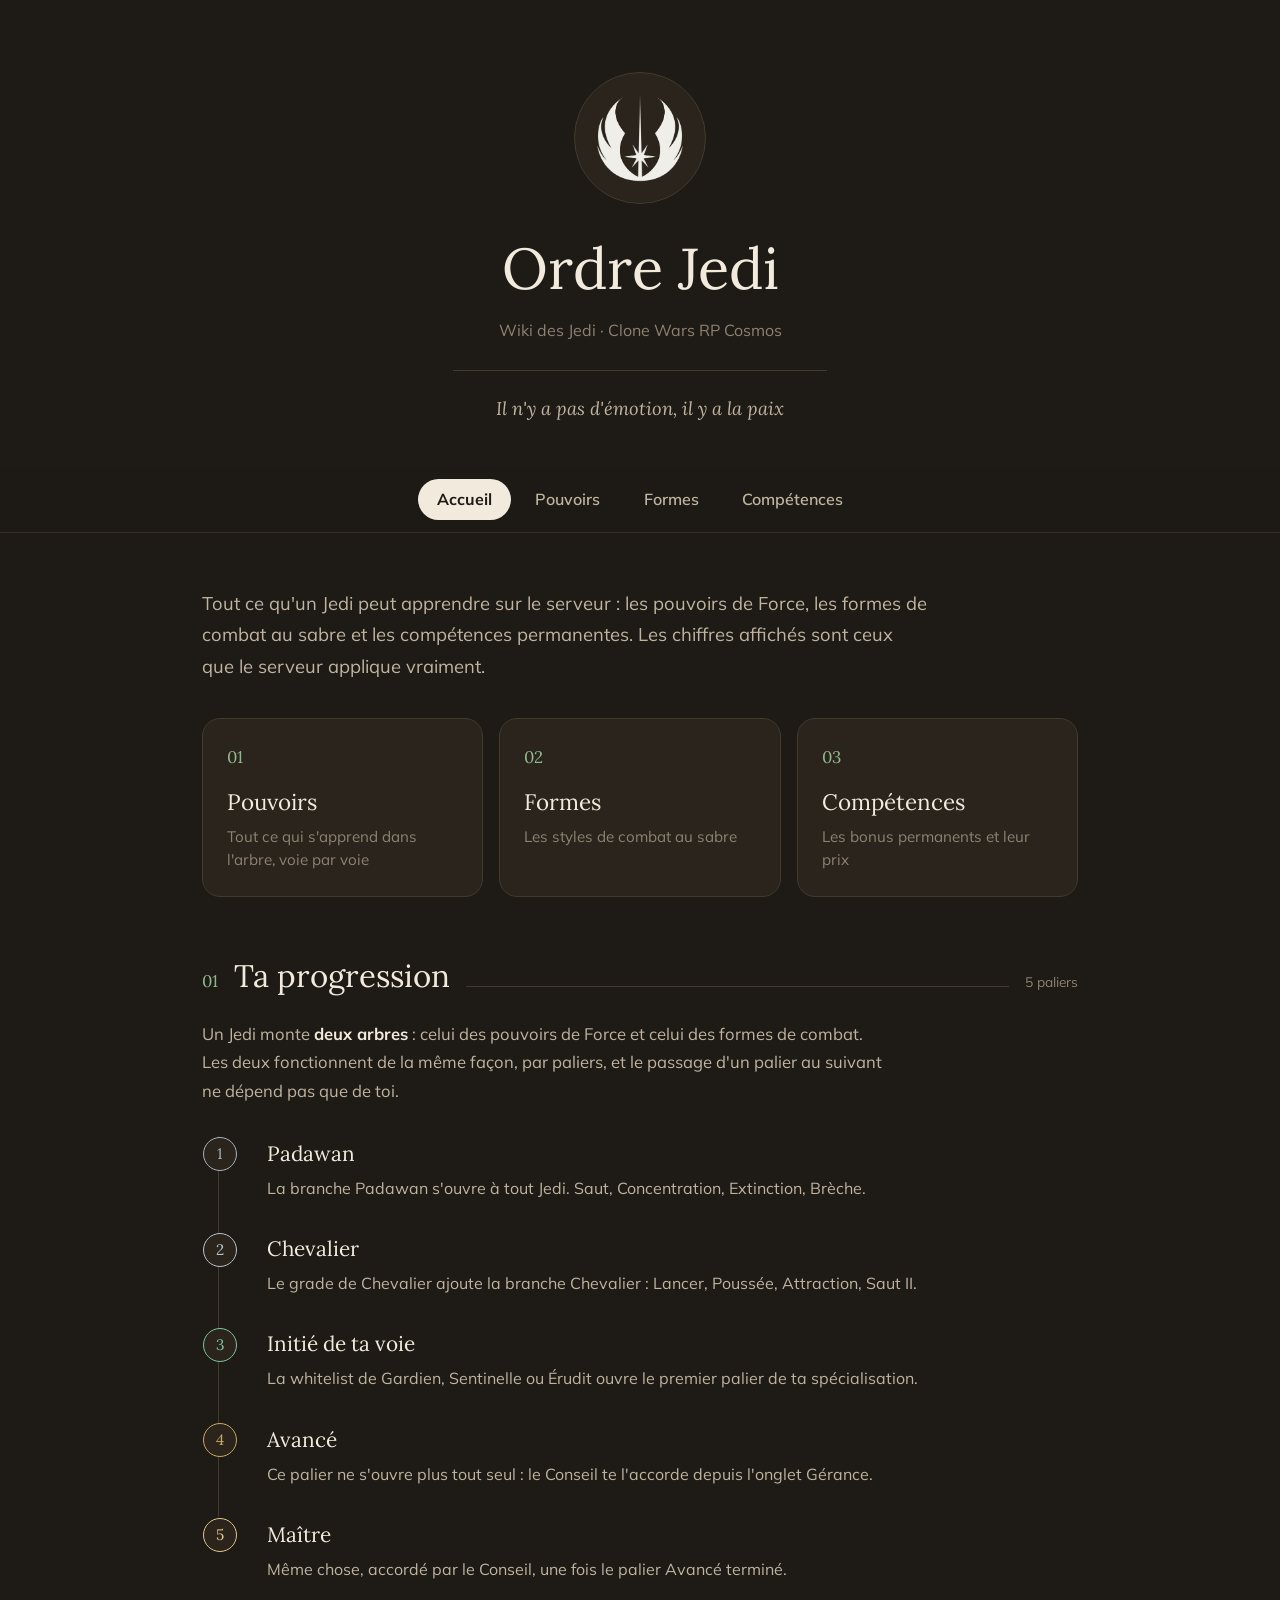
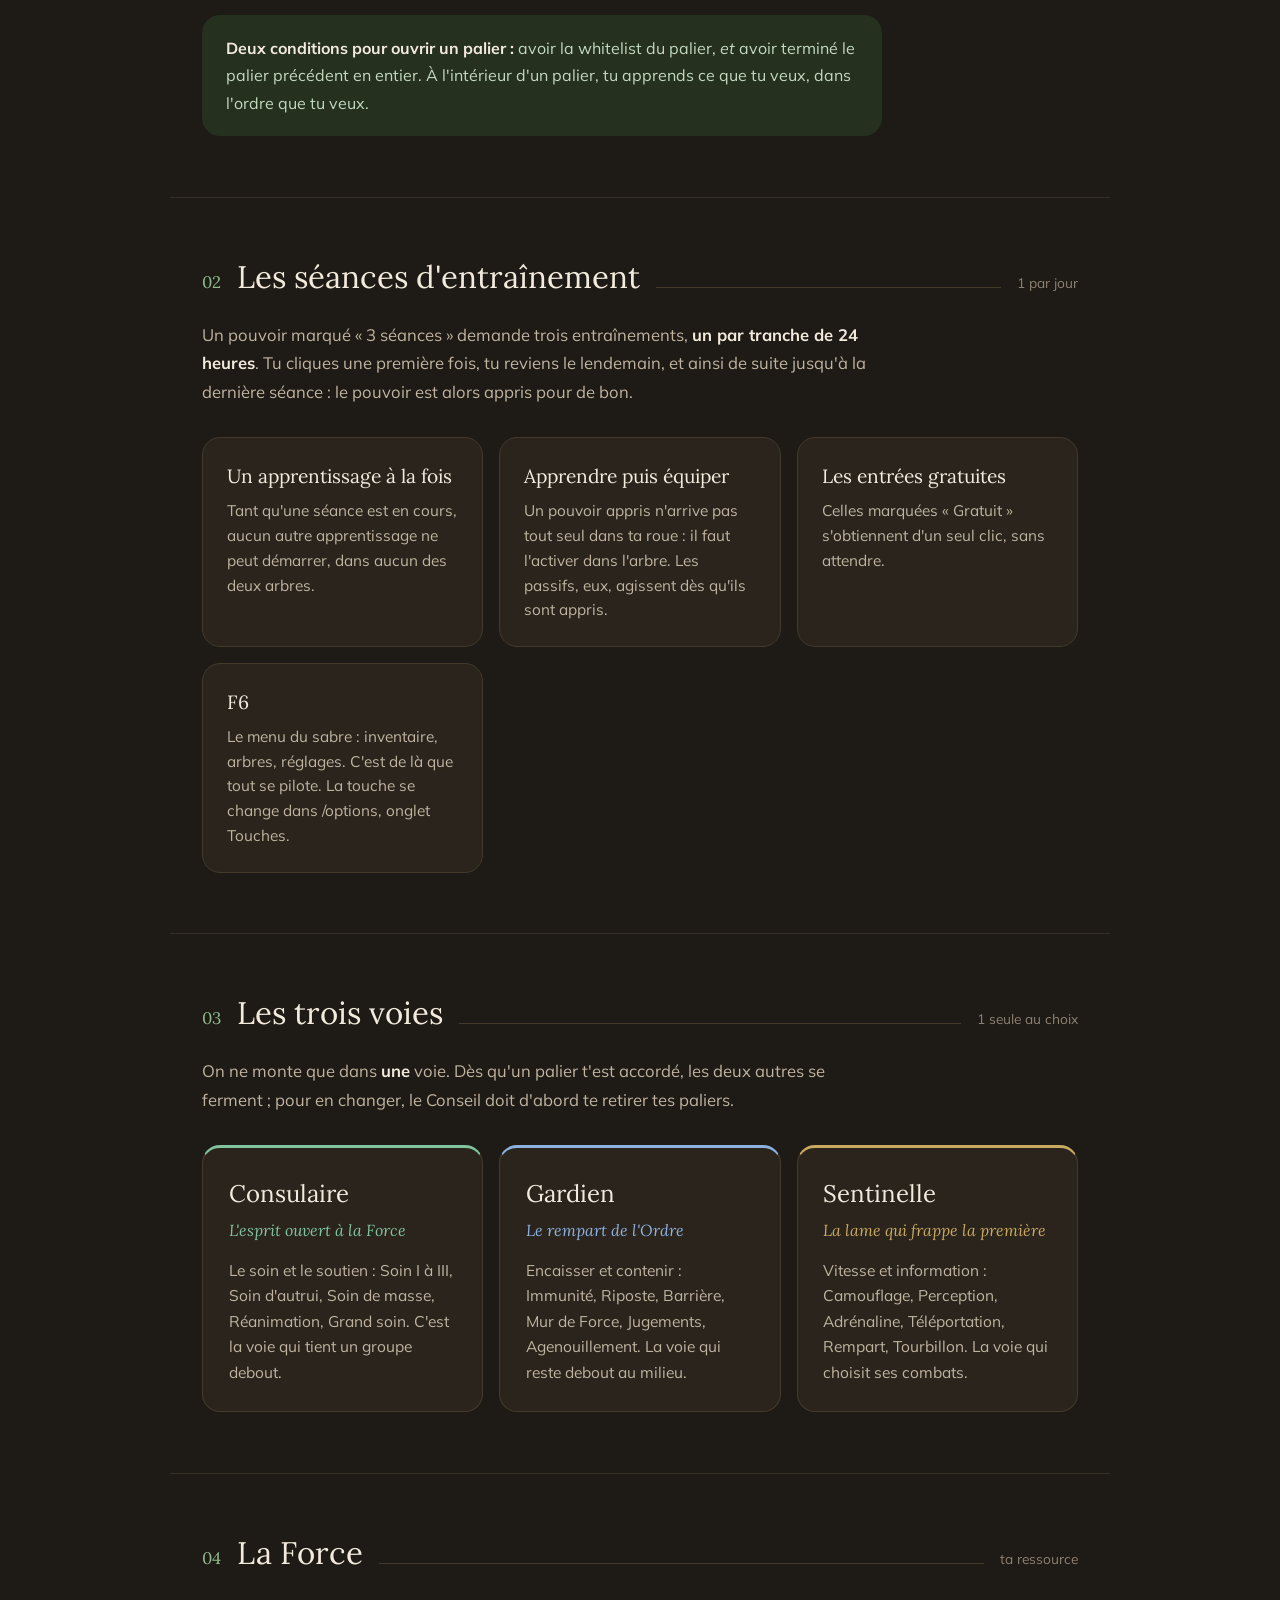
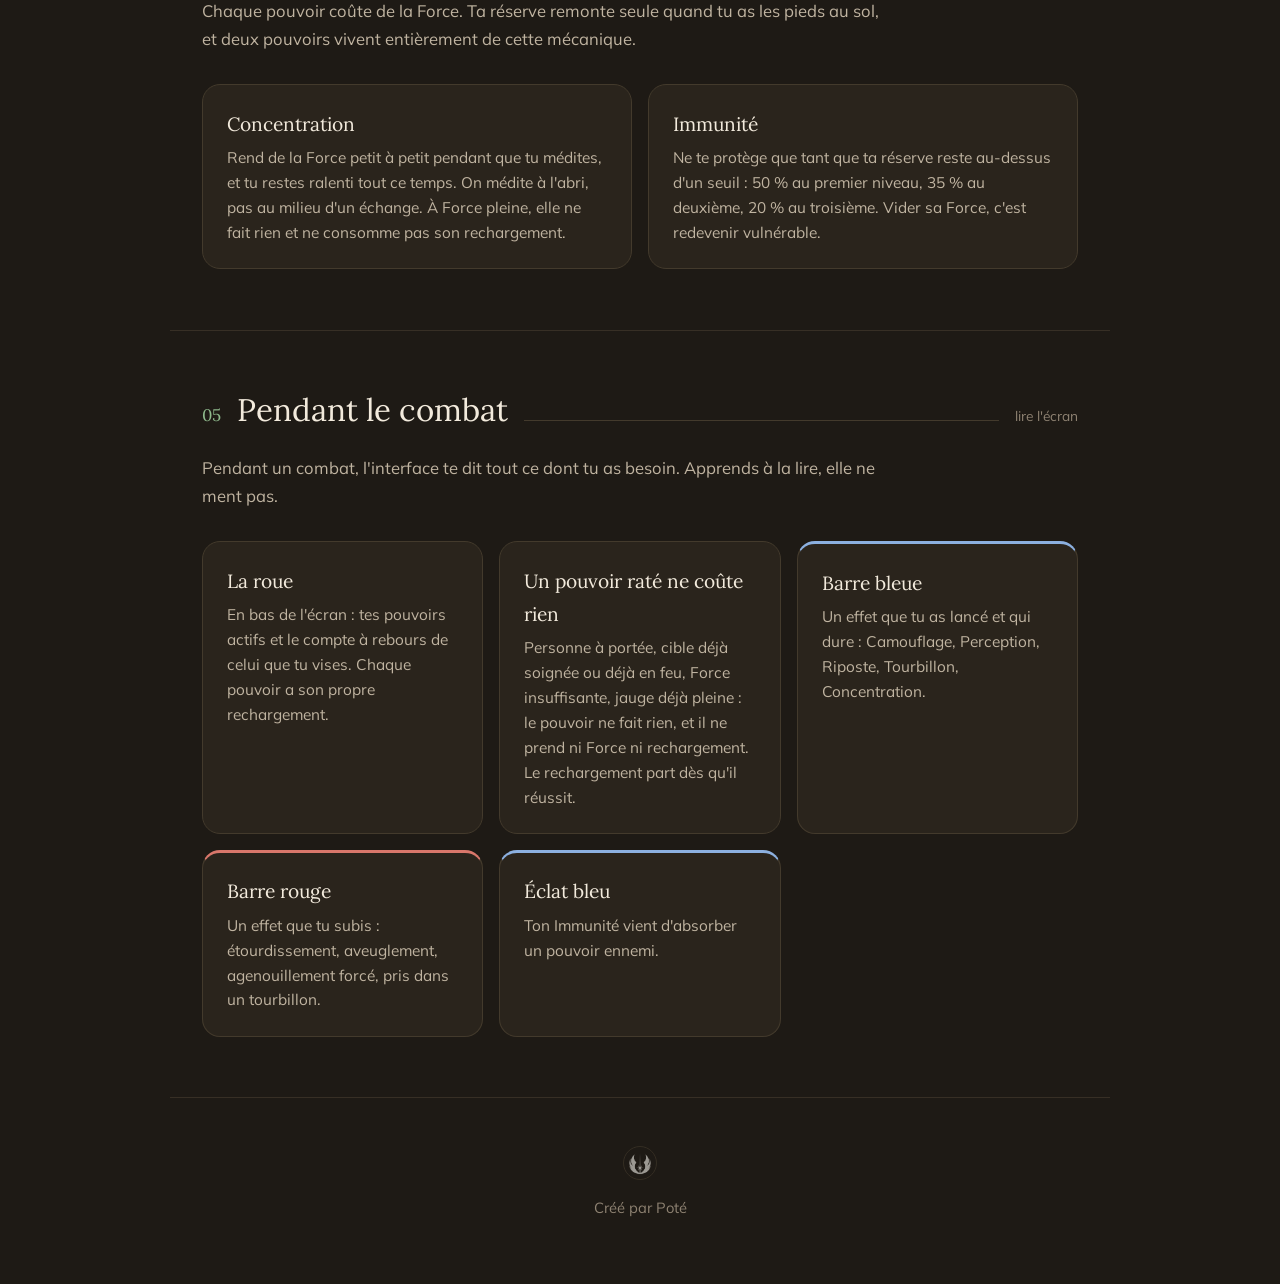
<file: index.html>
<!doctype html>
<html lang="fr">
<head>
<meta charset="utf-8">
<meta name="viewport" content="width=device-width, initial-scale=1">
<title>Wiki Jedi</title>
<meta name="description" content="Le wiki des Jedi du Clone Wars RP Cosmos : pouvoirs de Force, formes de combat, compétences et progression.">
<meta name="theme-color" content="#1E1A15">
<link rel="icon" type="image/png" href="logo-clair.png">
<style>html,body{background:#1E1A15;}</style>
<link rel="preconnect" href="https://fonts.googleapis.com">
<link rel="preconnect" href="https://fonts.gstatic.com" crossorigin>
<link href="https://fonts.googleapis.com/css2?family=Lora:ital,wght@0,400;0,500;1,400&family=Mulish:wght@400;500;600;700&display=swap" rel="stylesheet">
<link rel="stylesheet" href="style.css?v=10">
</head>
<body>

<header class="chapeau">
  <div class="embleme"><img src="logo-clair.png" alt="Emblème de l'Ordre Jedi"></div>
  <h1 class="titre-site">Ordre Jedi</h1>
  <p class="sous-titre">Wiki des Jedi · Clone Wars RP Cosmos</p>
  <p class="devise">Il n'y a pas d'émotion, il y a la paix</p>
</header>

<nav class="onglets"><a href="#accueil" data-onglet="accueil" class="actif">Accueil</a><a href="#pouvoirs" data-onglet="pouvoirs">Pouvoirs</a><a href="#formes" data-onglet="formes">Formes</a><a href="#competences" data-onglet="competences">Compétences</a></nav>

<main>
    <div class="panneau" data-panneau="accueil">
      <header class="tete-rubrique">
        <p class="intro-rubrique accroche">Tout ce qu'un Jedi peut apprendre sur le serveur : les pouvoirs de Force, les formes de combat au sabre et les compétences permanentes. Les chiffres affichés sont ceux que le serveur applique vraiment.</p>
        <div class="raccourcis"><a class="raccourci" href="#pouvoirs">
          <span class="raccourci-num">01</span>
          <span class="raccourci-titre">Pouvoirs</span>
          <span class="raccourci-desc">Tout ce qui s&#x27;apprend dans l&#x27;arbre, voie par voie</span>
        </a><a class="raccourci" href="#formes">
          <span class="raccourci-num">02</span>
          <span class="raccourci-titre">Formes</span>
          <span class="raccourci-desc">Les styles de combat au sabre</span>
        </a><a class="raccourci" href="#competences">
          <span class="raccourci-num">03</span>
          <span class="raccourci-titre">Compétences</span>
          <span class="raccourci-desc">Les bonus permanents et leur prix</span>
        </a></div>
      </header>

      <section id="progression">
      <div class="tete-section">
        <span class="num-section">01</span>
        <h2 class="titre-section">Ta progression</h2>
        <span class="ligne-section"></span>
        <span class="compte-section">5 paliers</span>
      </div>
        <p class="intro-section">Un Jedi monte <strong>deux arbres</strong> : celui des pouvoirs de Force et celui des formes de combat. Les deux fonctionnent de la même façon, par paliers, et le passage d'un palier au suivant ne dépend pas que de toi.</p>
        <ol class="echelle">
          <li style="--voie:#A6B2BE"><h3>Padawan</h3><p>La branche Padawan s'ouvre à tout Jedi. Saut, Concentration, Extinction, Brèche.</p></li>
          <li style="--voie:#B7C3CE"><h3>Chevalier</h3><p>Le grade de Chevalier ajoute la branche Chevalier : Lancer, Poussée, Attraction, Saut II.</p></li>
          <li style="--voie:#7FC49C"><h3>Initié de ta voie</h3><p>La whitelist de Gardien, Sentinelle ou Érudit ouvre le premier palier de ta spécialisation.</p></li>
          <li style="--voie:#C9A960"><h3>Avancé</h3><p>Ce palier ne s'ouvre plus tout seul : le Conseil te l'accorde depuis l'onglet Gérance.</p></li>
          <li style="--voie:#E0C68A"><h3>Maître</h3><p>Même chose, accordé par le Conseil, une fois le palier Avancé terminé.</p></li>
        </ol>
        <div class="note"><strong>Deux conditions pour ouvrir un palier :</strong> avoir la whitelist du palier, <em>et</em> avoir terminé le palier précédent en entier. À l'intérieur d'un palier, tu apprends ce que tu veux, dans l'ordre que tu veux.</div>
      </section>

      <section id="seances">
      <div class="tete-section">
        <span class="num-section">02</span>
        <h2 class="titre-section">Les séances d&#x27;entraînement</h2>
        <span class="ligne-section"></span>
        <span class="compte-section">1 par jour</span>
      </div>
        <p class="intro-section">Un pouvoir marqué « 3 séances » demande trois entraînements, <strong>un par tranche de 24 heures</strong>. Tu cliques une première fois, tu reviens le lendemain, et ainsi de suite jusqu'à la dernière séance : le pouvoir est alors appris pour de bon.</p>
        <div class="grille-info">
          <div class="info"><h4>Un apprentissage à la fois</h4><p>Tant qu'une séance est en cours, aucun autre apprentissage ne peut démarrer, dans aucun des deux arbres.</p></div>
          <div class="info"><h4>Apprendre puis équiper</h4><p>Un pouvoir appris n'arrive pas tout seul dans ta roue : il faut l'activer dans l'arbre. Les passifs, eux, agissent dès qu'ils sont appris.</p></div>
          <div class="info"><h4>Les entrées gratuites</h4><p>Celles marquées « Gratuit » s'obtiennent d'un seul clic, sans attendre.</p></div>
          <div class="info"><h4>F6</h4><p>Le menu du sabre : inventaire, arbres, réglages. C'est de là que tout se pilote. La touche se change dans /options, onglet Touches.</p></div>
        </div>
      </section>

      <section id="voies">
      <div class="tete-section">
        <span class="num-section">03</span>
        <h2 class="titre-section">Les trois voies</h2>
        <span class="ligne-section"></span>
        <span class="compte-section">1 seule au choix</span>
      </div>
        <p class="intro-section">On ne monte que dans <strong>une</strong> voie. Dès qu'un palier t'est accordé, les deux autres se ferment ; pour en changer, le Conseil doit d'abord te retirer tes paliers.</p>
        <div class="grille-voies">
          <div class="voie" style="--voie:#7FC49C"><h3>Consulaire</h3><p class="devise-voie">L'esprit ouvert à la Force</p><p>Le soin et le soutien : Soin I à III, Soin d'autrui, Soin de masse, Réanimation, Grand soin. C'est la voie qui tient un groupe debout.</p></div>
          <div class="voie" style="--voie:#8CB0E0"><h3>Gardien</h3><p class="devise-voie">Le rempart de l'Ordre</p><p>Encaisser et contenir : Immunité, Riposte, Barrière, Mur de Force, Jugements, Agenouillement. La voie qui reste debout au milieu.</p></div>
          <div class="voie" style="--voie:#C9A960"><h3>Sentinelle</h3><p class="devise-voie">La lame qui frappe la première</p><p>Vitesse et information : Camouflage, Perception, Adrénaline, Téléportation, Rempart, Tourbillon. La voie qui choisit ses combats.</p></div>
        </div>
      </section>

      <section id="force">
      <div class="tete-section">
        <span class="num-section">04</span>
        <h2 class="titre-section">La Force</h2>
        <span class="ligne-section"></span>
        <span class="compte-section">ta ressource</span>
      </div>
        <p class="intro-section">Chaque pouvoir coûte de la Force. Ta réserve remonte seule quand tu as les pieds au sol, et deux pouvoirs vivent entièrement de cette mécanique.</p>
        <div class="grille-info">
          <div class="info"><h4>Concentration</h4><p>Rend de la Force petit à petit pendant que tu médites, et tu restes ralenti tout ce temps. On médite à l'abri, pas au milieu d'un échange. À Force pleine, elle ne fait rien et ne consomme pas son rechargement.</p></div>
          <div class="info"><h4>Immunité</h4><p>Ne te protège que tant que ta réserve reste au-dessus d'un seuil : 50 % au premier niveau, 35 % au deuxième, 20 % au troisième. Vider sa Force, c'est redevenir vulnérable.</p></div>
        </div>
      </section>

      <section id="combat">
      <div class="tete-section">
        <span class="num-section">05</span>
        <h2 class="titre-section">Pendant le combat</h2>
        <span class="ligne-section"></span>
        <span class="compte-section">lire l&#x27;écran</span>
      </div>
        <p class="intro-section">Pendant un combat, l'interface te dit tout ce dont tu as besoin. Apprends à la lire, elle ne ment pas.</p>
        <div class="grille-info">
          <div class="info"><h4>La roue</h4><p>En bas de l'écran : tes pouvoirs actifs et le compte à rebours de celui que tu vises. Chaque pouvoir a son propre rechargement.</p></div>
          <div class="info"><h4>Un pouvoir raté ne coûte rien</h4><p>Personne à portée, cible déjà soignée ou déjà en feu, Force insuffisante, jauge déjà pleine : le pouvoir ne fait rien, et il ne prend ni Force ni rechargement. Le rechargement part dès qu'il réussit.</p></div>
          <div class="info tonalite-bleu"><h4>Barre bleue</h4><p>Un effet que tu as lancé et qui dure : Camouflage, Perception, Riposte, Tourbillon, Concentration.</p></div>
          <div class="info tonalite-rouge"><h4>Barre rouge</h4><p>Un effet que tu subis : étourdissement, aveuglement, agenouillement forcé, pris dans un tourbillon.</p></div>
          <div class="info tonalite-bleu"><h4>Éclat bleu</h4><p>Ton Immunité vient d'absorber un pouvoir ennemi.</p></div>
        </div>
      </section>
    </div>
    <div class="panneau" data-panneau="pouvoirs" hidden>
      <header class="tete-rubrique">
        <h2 class="titre-rubrique">Les pouvoirs</h2>
        <p class="intro-rubrique">Les pouvoirs de Force présents dans l&#x27;arbre, avec leur coût, leur rechargement et le nombre de séances. Ceux qui n&#x27;y figurent pas ne sont apprenables par personne.</p>
      </header>
      <div class="recherche">
        <input type="search" class="filtre" placeholder="Chercher un pouvoir, un effet, un coût..." autocomplete="off">
        <span class="compte"></span>
      </div>
      <section class="section-voie" id="padawan" style="--voie:#A6B2BE">
      <div class="tete-section">
        <span class="num-section">01</span>
        <h2 class="titre-section">Padawan Jedi</h2>
        <span class="ligne-section"></span>
        <span class="compte-section">4 pouvoirs</span>
      </div>
        <p class="intro-section">Le tronc commun, avant toute spécialisation.</p>
        <div class="grille-cartes"><article class="carte" style="--voie:#A6B2BE">
  <div class="carte-tete"><h3>Saut</h3><span class="badge">Gratuit</span></div>
  <div class="chips"><span class="chip"><span class="cle">Coût</span>40 de Force</span><span class="chip"><span class="cle">Rechargement</span>2 s</span></div>
  <p>Bond en avant propulsé par la Force, depuis le sol. Aucune chute ne te blesse pendant les 15 s qui suivent.</p>
</article><article class="carte" style="--voie:#A6B2BE">
  <div class="carte-tete"><h3>Concentration</h3><span class="badge">3 séances</span></div>
  <div class="chips"><span class="chip"><span class="cle">Coût</span>gratuit</span><span class="chip"><span class="cle">Rechargement</span>8 s</span></div>
  <p>Rend 25 points de Force petit à petit pendant 5 s, et tu es ralenti de moitié tout ce temps. Si tu meurs pendant la concentration, le reste est perdu. À Force pleine, rien ne se passe.</p>
</article><article class="carte" style="--voie:#A6B2BE">
  <div class="carte-tete"><h3>Extinction</h3><span class="badge">2 séances</span></div>
  <div class="chips"><span class="chip"><span class="cle">Coût</span>20 de Force</span><span class="chip"><span class="cle">Rechargement</span>aucun</span></div>
  <p>Éteint les flammes sur ce que tu vises, à moins de 300 unités. Si tu ne vises rien en feu mais que tu brûles, c'est toi qui es éteint.</p>
</article><article class="carte" style="--voie:#A6B2BE">
  <div class="carte-tete"><h3>Brèche</h3><span class="badge">2 séances</span></div>
  <div class="chips"><span class="chip"><span class="cle">Coût</span>gratuit (10 de Force requis)</span><span class="chip"><span class="cle">Rechargement</span>2 s</span></div>
  <p>Ouvre une porte verrouillée à moins de 150 unités. Rien ne se passe si tu ne vises pas une porte.</p>
</article></div>
      </section>      <section class="section-voie" id="chevalier" style="--voie:#B7C3CE">
      <div class="tete-section">
        <span class="num-section">02</span>
        <h2 class="titre-section">Chevalier Jedi</h2>
        <span class="ligne-section"></span>
        <span class="compte-section">4 pouvoirs</span>
      </div>
        <p class="intro-section">Ce qu&#x27;un Chevalier ajoute au tronc commun.</p>
        <div class="grille-cartes"><article class="carte" style="--voie:#B7C3CE">
  <div class="carte-tete"><h3>Lancer</h3><span class="badge">3 séances</span></div>
  <div class="chips"><span class="chip"><span class="cle">Coût</span>5 de Force par seconde de vol</span><span class="chip"><span class="cle">Rechargement</span>1 s</span></div>
  <p>Lance ton sabre, jusqu'à 800 unités. Il revient quand tu relâches la touche, quand tu rappuies ou quand ta Force est vide.</p>
</article><article class="carte" style="--voie:#B7C3CE">
  <div class="carte-tete"><h3>Attraction</h3><span class="badge">3 séances</span></div>
  <div class="chips"><span class="chip"><span class="cle">Coût</span>10 de Force (20 requis)</span><span class="chip"><span class="cle">Rechargement</span>1 s</span></div>
  <p>Attire vers toi ce qui est devant, jusqu'à 200 unités. Rien n'est pris si rien ne bouge.</p>
</article><article class="carte" style="--voie:#B7C3CE">
  <div class="carte-tete"><h3>Poussée</h3><span class="badge">3 séances</span></div>
  <div class="chips"><span class="chip"><span class="cle">Coût</span>10 de Force (20 requis)</span><span class="chip"><span class="cle">Rechargement</span>1 s</span></div>
  <p>Repousse ce qui est devant toi, jusqu'à 800 unités. Aucun dégât : c'est du déplacement. Rien n'est pris si rien ne bouge.</p>
</article><article class="carte" style="--voie:#B7C3CE">
  <div class="carte-tete"><h3>Saut II</h3><span class="badge">3 séances</span></div>
  <div class="chips"><span class="chip"><span class="cle">Coût</span>40 de Force</span><span class="chip"><span class="cle">Rechargement</span>2 s</span></div>
  <p>Même bond, bien plus haut. Utile pour franchir un mur ou décrocher d'un combat.</p>
</article></div>
      </section>      <section class="section-voie" id="consulaire_i" style="--voie:#7FC49C">
      <div class="tete-section">
        <span class="num-section">03</span>
        <h2 class="titre-section">Consulaire · Initié</h2>
        <span class="ligne-section"></span>
        <span class="compte-section">12 pouvoirs</span>
      </div>
        <p class="intro-section">L&#x27;esprit ouvert à la Force : soigner, soutenir, tenir le groupe debout.</p>
        <div class="grille-cartes"><article class="carte" style="--voie:#7FC49C">
  <div class="carte-tete"><h3>Concentration avancée</h3><span class="badge">4 séances</span></div>
  <div class="chips"><span class="chip"><span class="cle">Coût</span>gratuit</span><span class="chip"><span class="cle">Rechargement</span>8 s</span></div>
  <p>Rend 40 points de Force en seulement 3 s, avec un ralentissement un peu plus léger.</p>
</article><article class="carte" style="--voie:#7FC49C">
  <div class="carte-tete"><h3>Soin</h3><span class="badge">1 séance</span></div>
  <div class="chips"><span class="chip"><span class="cle">Coût</span>25 de Force</span><span class="chip"><span class="cle">Rechargement</span>4 s</span></div>
  <p>Rend 200 PV, sur toi. Sans effet si tu es déjà au maximum, et rien n'est consommé dans ce cas.</p>
</article><article class="carte" style="--voie:#7FC49C">
  <div class="carte-tete"><h3>Soin d&#x27;autrui</h3><span class="badge">2 séances</span></div>
  <div class="chips"><span class="chip"><span class="cle">Coût</span>10 de Force</span><span class="chip"><span class="cle">Rechargement</span>5 s</span></div>
  <p>Rend 500 PV au joueur visé, à moins de 300 unités. C'est le soin d'appoint du groupe. Rien n'est pris s'il est déjà en pleine santé.</p>
</article><article class="carte" style="--voie:#7FC49C">
  <div class="carte-tete"><h3>Attraction II</h3><span class="badge">1 séance</span></div>
  <div class="chips"><span class="chip"><span class="cle">Coût</span>20 de Force</span><span class="chip"><span class="cle">Rechargement</span>1 s</span></div>
  <p>Attire plus loin (500) et plus fort.</p>
</article><article class="carte" style="--voie:#7FC49C">
  <div class="carte-tete"><h3>Poussée II</h3><span class="badge">1 séance</span></div>
  <div class="chips"><span class="chip"><span class="cle">Coût</span>20 de Force</span><span class="chip"><span class="cle">Rechargement</span>1 s</span></div>
  <p>Repousse deux fois plus fort.</p>
</article><article class="carte" style="--voie:#7FC49C">
  <div class="carte-tete"><h3>Saisie</h3><span class="badge">2 séances</span></div>
  <div class="chips"><span class="chip"><span class="cle">Coût</span>3 de Force par seconde</span><span class="chip"><span class="cle">Rechargement</span>5 s</span></div>
  <p>Saisit le joueur ou l'objet que tu vises à moins de 400 unités, et le maintient tant que tu tiens la touche. Les PNJ ne se saisissent pas. Clic droit pour rapprocher, clic gauche pour éloigner : au-delà de 700 unités, la cible est projetée.</p>
</article><article class="carte" style="--voie:#7FC49C">
  <div class="carte-tete"><h3>Perception</h3><span class="badge">2 séances</span></div>
  <div class="chips"><span class="chip"><span class="cle">Coût</span>50 de Force</span><span class="chip"><span class="cle">Rechargement</span>1 s</span></div>
  <p>Tu vois les présences à travers les murs pendant 10 s, jusqu'à 800 unités, avec leur vie.</p>
</article><article class="carte" style="--voie:#7FC49C">
  <div class="carte-tete"><h3>Barrière</h3><span class="badge">2 séances</span></div>
  <div class="chips"><span class="chip"><span class="cle">Coût</span>50 de Force</span><span class="chip"><span class="cle">Rechargement</span>10 s</span></div>
  <p>Bouclier personnel pendant 10 s : tu ne subis plus que 20 % des dégâts. Ta Force ne remonte pas tant qu'il tient.</p>
</article><article class="carte" style="--voie:#7FC49C">
  <div class="carte-tete"><h3>Barrière de Force : Mur</h3><span class="badge">3 séances</span></div>
  <div class="chips"><span class="chip"><span class="cle">Coût</span>10 de Force à l&#x27;ouverture (40 requis), puis 1 à 10 par coup absorbé</span><span class="chip"><span class="cle">Rechargement</span>8 s après la fin</span></div>
  <p>Bouclier incurvé d'environ 143 unités de rayon devant toi, tant que tu tiens la touche (30 s au maximum). Les coups venus de face n'atteignent plus ceux qui sont à l'abri, et chaque coup absorbé te coûte de la Force. Ce qui arrive de côté ou de derrière passe.</p>
</article><article class="carte" style="--voie:#7FC49C">
  <div class="carte-tete"><h3>Jugement I</h3><span class="badge">3 séances</span></div>
  <div class="chips"><span class="chip"><span class="cle">Coût</span>7 de Force par impulsion (10 requis)</span><span class="chip"><span class="cle">Rechargement</span>1 s</span></div>
  <p>Éclair de jugement bleu tant que tu tiens la touche, 3,5 s au maximum : 40 dégâts par impulsion, dans un cône étroit jusqu'à 700 unités. Les impulsions coûtent même si rien n'est touché.</p>
</article><article class="carte" style="--voie:#7FC49C">
  <div class="carte-tete"><h3>Démantèlement</h3><span class="badge">3 séances</span></div>
  <div class="chips"><span class="chip"><span class="cle">Coût</span>10 de Force au coup (50 requis pour charger)</span><span class="chip"><span class="cle">Rechargement</span>5 s</span></div>
  <p>Maintiens la touche pour charger, relâche pour frapper : de 100 à 350 dégâts selon la charge, sur tous les joueurs et PNJ dans un cône devant toi, à moins de 400 unités. Rien n'est pris si le coup ne touche personne.</p>
</article><article class="carte" style="--voie:#7FC49C">
  <div class="carte-tete"><h3>Soin de masse</h3><span class="badge">4 séances</span></div>
  <div class="chips"><span class="chip"><span class="cle">Coût</span>5 de Force par personne soignée (10 requis)</span><span class="chip"><span class="cle">Rechargement</span>12 s</span></div>
  <p>Tant que tu maintiens la touche (3,5 s au plus), chaque joueur à moins de 200 unités, toi compris, récupère 30 % de ses PV maximum à chaque impulsion. Rien ne part si personne n'a besoin de soin.</p>
</article></div>
      </section>      <section class="section-voie" id="consulaire_a" style="--voie:#6EB78C">
      <div class="tete-section">
        <span class="num-section">04</span>
        <h2 class="titre-section">Consulaire · Avancé</h2>
        <span class="ligne-section"></span>
        <span class="compte-section">11 pouvoirs</span>
      </div>

        <div class="grille-cartes"><article class="carte" style="--voie:#6EB78C">
  <div class="carte-tete"><h3>Perception [Avancé]</h3><span class="badge">2 séances</span></div>
  <div class="chips"><span class="chip"><span class="cle">Coût</span>40 de Force</span><span class="chip"><span class="cle">Rechargement</span>1 s</span></div>
  <p>15 s de vision, jusqu'à 1600 unités.</p>
</article><article class="carte" style="--voie:#6EB78C">
  <div class="carte-tete"><h3>Réanimation</h3><span class="badge">2 séances</span></div>
  <div class="chips"><span class="chip"><span class="cle">Coût</span>100 de Force</span><span class="chip"><span class="cle">Rechargement</span>5 s</span></div>
  <p>Rappelle un allié tombé, à l'endroit de son corps, avec 100 PV. Vise le corps, à moins de 250 unités. Le rechargement ne part que si la réanimation réussit.</p>
</article><article class="carte" style="--voie:#6EB78C">
  <div class="carte-tete"><h3>Soin II</h3><span class="badge">3 séances</span></div>
  <div class="chips"><span class="chip"><span class="cle">Coût</span>35 de Force</span><span class="chip"><span class="cle">Rechargement</span>6 s</span></div>
  <p>Rend 500 PV, sur toi.</p>
</article><article class="carte" style="--voie:#6EB78C">
  <div class="carte-tete"><h3>Embrasement</h3><span class="badge">2 séances</span></div>
  <div class="chips"><span class="chip"><span class="cle">Coût</span>50 de Force</span><span class="chip"><span class="cle">Rechargement</span>5 s</span></div>
  <p>Embrase le joueur ou le PNJ visé à moins de 200 unités. Rien n'est pris si la cible brûle déjà.</p>
</article><article class="carte" style="--voie:#6EB78C">
  <div class="carte-tete"><h3>Tourbillon</h3><span class="badge">3 séances</span></div>
  <div class="chips"><span class="chip"><span class="cle">Coût</span>35 de Force</span><span class="chip"><span class="cle">Rechargement</span>16 s</span></div>
  <p>Pose un vortex au sol jusqu'à 800 unités. Il aspire jusqu'à 7 personnes ou PNJ à la fois (et les objets légers), fait monter les gens dans les airs pendant 3 s, inflige 200 dégâts au sommet puis les éjecte. L'Immunité ne protège pas de ce pouvoir.</p>
</article><article class="carte" style="--voie:#6EB78C">
  <div class="carte-tete"><h3>Immunité</h3><span class="badge">3 séances</span></div>
  <div class="chips"><span class="chip"><span class="cle">Coût</span>passif</span><span class="chip"><span class="cle">Rechargement</span>aucun</span></div>
  <p>Tant que ta Force dépasse 50 %, les pouvoirs de Force lancés sur toi n'ont aucun effet et te rendent 1 point de Force. Il faut porter un job Jedi. Rien à activer : il suffit de l'apprendre. Ne protège ni du Tourbillon, ni des Agenouillements, ni du Rempart, ni de l'Embrasement.</p>
</article><article class="carte" style="--voie:#6EB78C">
  <div class="carte-tete"><h3>Barrière de Force : Dôme</h3><span class="badge">4 séances</span></div>
  <div class="chips"><span class="chip"><span class="cle">Coût</span>10 de Force à l&#x27;ouverture (40 requis), puis 1 à 10 par coup absorbé</span><span class="chip"><span class="cle">Rechargement</span>8 s après la fin</span></div>
  <p>Dôme d'environ 166 unités de rayon autour de toi, tant que tu tiens la touche (30 s au maximum). Les coups venus de l'extérieur n'atteignent plus ceux qui sont dedans, joueurs et PNJ, et chaque coup absorbé te coûte de la Force. Ce qui se passe à l'intérieur n'est pas protégé.</p>
</article><article class="carte" style="--voie:#6EB78C">
  <div class="carte-tete"><h3>Assaut télékinétique</h3><span class="badge">4 séances</span></div>
  <div class="chips"><span class="chip"><span class="cle">Coût</span>50 de Force</span><span class="chip"><span class="cle">Rechargement</span>6 s</span></div>
  <p>Arrache un rocher et le tient tant que tu maintiens la touche ; relâche pour le projeter. 1500 dégâts à l'impact.</p>
</article><article class="carte" style="--voie:#6EB78C">
  <div class="carte-tete"><h3>Jugement II</h3><span class="badge">3 séances</span></div>
  <div class="chips"><span class="chip"><span class="cle">Coût</span>7 de Force par impulsion (10 requis)</span><span class="chip"><span class="cle">Rechargement</span>1 s</span></div>
  <p>Éclair vert, 55 dégâts par impulsion.</p>
</article><article class="carte" style="--voie:#6EB78C">
  <div class="carte-tete"><h3>Agenouillement [Ciblé]</h3><span class="badge">3 séances</span></div>
  <div class="chips"><span class="chip"><span class="cle">Coût</span>25 de Force</span><span class="chip"><span class="cle">Rechargement</span>2 s</span></div>
  <p>Force le joueur visé, à moins de 300 unités, à rester à genoux tant que tu maintiens la touche.</p>
</article><article class="carte" style="--voie:#6EB78C">
  <div class="carte-tete"><h3>Rempart</h3><span class="badge">4 séances</span></div>
  <div class="chips"><span class="chip"><span class="cle">Coût</span>24 de Force</span><span class="chip"><span class="cle">Rechargement</span>8 s</span></div>
  <p>Rempart : tu échanges ta position avec un joueur proche, à moins de 300 unités, sans avoir à le viser.</p>
</article></div>
      </section>      <section class="section-voie" id="consulaire_m" style="--voie:#5FA87D">
      <div class="tete-section">
        <span class="num-section">05</span>
        <h2 class="titre-section">Consulaire · Maître</h2>
        <span class="ligne-section"></span>
        <span class="compte-section">8 pouvoirs</span>
      </div>

        <div class="grille-cartes"><article class="carte" style="--voie:#5FA87D">
  <div class="carte-tete"><h3>Grand soin</h3><span class="badge">2 séances</span></div>
  <div class="chips"><span class="chip"><span class="cle">Coût</span>55 de Force</span><span class="chip"><span class="cle">Rechargement</span>6 s</span></div>
  <p>Remet toute ta vie d'un coup. C'est le soin d'urgence, il coûte une vraie réserve. Rien n'est pris si tu es déjà en pleine santé.</p>
</article><article class="carte" style="--voie:#5FA87D">
  <div class="carte-tete"><h3>Soin III</h3><span class="badge">4 séances</span></div>
  <div class="chips"><span class="chip"><span class="cle">Coût</span>45 de Force</span><span class="chip"><span class="cle">Rechargement</span>10 s</span></div>
  <p>Rend 700 PV, sur toi.</p>
</article><article class="carte" style="--voie:#5FA87D">
  <div class="carte-tete"><h3>Perception [Maîtrisé]</h3><span class="badge">3 séances</span></div>
  <div class="chips"><span class="chip"><span class="cle">Coût</span>35 de Force</span><span class="chip"><span class="cle">Rechargement</span>1 s</span></div>
  <p>25 s de vision, jusqu'à 2400 unités.</p>
</article><article class="carte" style="--voie:#5FA87D">
  <div class="carte-tete"><h3>Téléportation</h3><span class="badge">3 séances</span></div>
  <div class="chips"><span class="chip"><span class="cle">Coût</span>20 de Force</span><span class="chip"><span class="cle">Rechargement</span>2 s</span></div>
  <p>Tu te projettes jusqu'à 1500 unités devant toi, en te rattrapant aux rebords.</p>
</article><article class="carte" style="--voie:#5FA87D">
  <div class="carte-tete"><h3>Grande poussée</h3><span class="badge">5 séances</span></div>
  <div class="chips"><span class="chip"><span class="cle">Coût</span>40 de Force</span><span class="chip"><span class="cle">Rechargement</span>1 s</span></div>
  <p>Souffle large : tout ce qui est devant toi, jusqu'à 900 unités, part très vite. Aucun dégât direct.</p>
</article><article class="carte" style="--voie:#5FA87D">
  <div class="carte-tete"><h3>Grande attraction</h3><span class="badge">5 séances</span></div>
  <div class="chips"><span class="chip"><span class="cle">Coût</span>40 de Force</span><span class="chip"><span class="cle">Rechargement</span>1 s</span></div>
  <p>Attire violemment tout ce qui est devant toi, jusqu'à 900 unités.</p>
</article><article class="carte" style="--voie:#5FA87D">
  <div class="carte-tete"><h3>Jugement III</h3><span class="badge">3 séances</span></div>
  <div class="chips"><span class="chip"><span class="cle">Coût</span>7 de Force par impulsion (10 requis)</span><span class="chip"><span class="cle">Rechargement</span>1 s</span></div>
  <p>Éclair violet, 70 dégâts par impulsion.</p>
</article><article class="carte" style="--voie:#5FA87D">
  <div class="carte-tete"><h3>Agenouillement</h3><span class="badge">5 séances</span></div>
  <div class="chips"><span class="chip"><span class="cle">Coût</span>25 de Force</span><span class="chip"><span class="cle">Rechargement</span>12 s</span></div>
  <p>Met à genoux tous les joueurs à moins de 300 unités pendant 6 s, alliés compris. Rien n'est pris si personne n'est à portée.</p>
</article></div>
      </section>      <section class="section-voie" id="gardien_i" style="--voie:#8CB0E0">
      <div class="tete-section">
        <span class="num-section">06</span>
        <h2 class="titre-section">Gardien · Initié</h2>
        <span class="ligne-section"></span>
        <span class="compte-section">9 pouvoirs</span>
      </div>
        <p class="intro-section">Le rempart de l&#x27;Ordre : encaisser, protéger, contenir.</p>
        <div class="grille-cartes"><article class="carte" style="--voie:#8CB0E0">
  <div class="carte-tete"><h3>Concentration avancée</h3><span class="badge">2 séances</span></div>
  <div class="chips"><span class="chip"><span class="cle">Coût</span>gratuit</span><span class="chip"><span class="cle">Rechargement</span>8 s</span></div>
  <p>Rend 40 points de Force en seulement 3 s, avec un ralentissement un peu plus léger.</p>
</article><article class="carte" style="--voie:#8CB0E0">
  <div class="carte-tete"><h3>Attraction II</h3><span class="badge">2 séances</span></div>
  <div class="chips"><span class="chip"><span class="cle">Coût</span>20 de Force</span><span class="chip"><span class="cle">Rechargement</span>1 s</span></div>
  <p>Attire plus loin (500) et plus fort.</p>
</article><article class="carte" style="--voie:#8CB0E0">
  <div class="carte-tete"><h3>Poussée II</h3><span class="badge">2 séances</span></div>
  <div class="chips"><span class="chip"><span class="cle">Coût</span>20 de Force</span><span class="chip"><span class="cle">Rechargement</span>1 s</span></div>
  <p>Repousse deux fois plus fort.</p>
</article><article class="carte" style="--voie:#8CB0E0">
  <div class="carte-tete"><h3>Riposte</h3><span class="badge">2 séances</span></div>
  <div class="chips"><span class="chip"><span class="cle">Coût</span>20 de Force</span><span class="chip"><span class="cle">Rechargement</span>10 s</span></div>
  <p>Pendant 10 s, tu ne subis plus que 15 % des dégâts, et la moitié des dégâts reçus est renvoyée à celui qui te frappe.</p>
</article><article class="carte" style="--voie:#8CB0E0">
  <div class="carte-tete"><h3>Immunité</h3><span class="badge">2 séances</span></div>
  <div class="chips"><span class="chip"><span class="cle">Coût</span>passif</span><span class="chip"><span class="cle">Rechargement</span>aucun</span></div>
  <p>Tant que ta Force dépasse 50 %, les pouvoirs de Force lancés sur toi n'ont aucun effet et te rendent 1 point de Force. Il faut porter un job Jedi. Rien à activer : il suffit de l'apprendre. Ne protège ni du Tourbillon, ni des Agenouillements, ni du Rempart, ni de l'Embrasement.</p>
</article><article class="carte" style="--voie:#8CB0E0">
  <div class="carte-tete"><h3>Barrière</h3><span class="badge">2 séances</span></div>
  <div class="chips"><span class="chip"><span class="cle">Coût</span>50 de Force</span><span class="chip"><span class="cle">Rechargement</span>10 s</span></div>
  <p>Bouclier personnel pendant 10 s : tu ne subis plus que 20 % des dégâts. Ta Force ne remonte pas tant qu'il tient.</p>
</article><article class="carte" style="--voie:#8CB0E0">
  <div class="carte-tete"><h3>Adrénaline</h3><span class="badge">2 séances</span></div>
  <div class="chips"><span class="chip"><span class="cle">Coût</span>environ 3 de Force par seconde</span><span class="chip"><span class="cle">Rechargement</span>3 s</span></div>
  <p>+200 de vitesse tant que tu maintiens la touche.</p>
</article><article class="carte" style="--voie:#8CB0E0">
  <div class="carte-tete"><h3>Saisie</h3><span class="badge">3 séances</span></div>
  <div class="chips"><span class="chip"><span class="cle">Coût</span>3 de Force par seconde</span><span class="chip"><span class="cle">Rechargement</span>5 s</span></div>
  <p>Saisit le joueur ou l'objet que tu vises à moins de 400 unités, et le maintient tant que tu tiens la touche. Les PNJ ne se saisissent pas. Clic droit pour rapprocher, clic gauche pour éloigner : au-delà de 700 unités, la cible est projetée.</p>
</article><article class="carte" style="--voie:#8CB0E0">
  <div class="carte-tete"><h3>Perception</h3><span class="badge">4 séances</span></div>
  <div class="chips"><span class="chip"><span class="cle">Coût</span>50 de Force</span><span class="chip"><span class="cle">Rechargement</span>1 s</span></div>
  <p>Tu vois les présences à travers les murs pendant 10 s, jusqu'à 800 unités, avec leur vie.</p>
</article></div>
      </section>      <section class="section-voie" id="gardien_a" style="--voie:#7BA0D6">
      <div class="tete-section">
        <span class="num-section">07</span>
        <h2 class="titre-section">Gardien · Avancé</h2>
        <span class="ligne-section"></span>
        <span class="compte-section">5 pouvoirs</span>
      </div>

        <div class="grille-cartes"><article class="carte" style="--voie:#7BA0D6">
  <div class="carte-tete"><h3>Barrière de Force : Mur</h3><span class="badge">2 séances</span></div>
  <div class="chips"><span class="chip"><span class="cle">Coût</span>10 de Force à l&#x27;ouverture (40 requis), puis 1 à 10 par coup absorbé</span><span class="chip"><span class="cle">Rechargement</span>8 s après la fin</span></div>
  <p>Bouclier incurvé d'environ 143 unités de rayon devant toi, tant que tu tiens la touche (30 s au maximum). Les coups venus de face n'atteignent plus ceux qui sont à l'abri, et chaque coup absorbé te coûte de la Force. Ce qui arrive de côté ou de derrière passe.</p>
</article><article class="carte" style="--voie:#7BA0D6">
  <div class="carte-tete"><h3>Jugement II</h3><span class="badge">3 séances</span></div>
  <div class="chips"><span class="chip"><span class="cle">Coût</span>7 de Force par impulsion (10 requis)</span><span class="chip"><span class="cle">Rechargement</span>1 s</span></div>
  <p>Éclair vert, 55 dégâts par impulsion.</p>
</article><article class="carte" style="--voie:#7BA0D6">
  <div class="carte-tete"><h3>Immunité [Avancé]</h3><span class="badge">3 séances</span></div>
  <div class="chips"><span class="chip"><span class="cle">Coût</span>passif</span><span class="chip"><span class="cle">Rechargement</span>aucun</span></div>
  <p>Même protection, mais elle tient tant que ta Force dépasse 35 %.</p>
</article><article class="carte" style="--voie:#7BA0D6">
  <div class="carte-tete"><h3>Agenouillement [Ciblé]</h3><span class="badge">3 séances</span></div>
  <div class="chips"><span class="chip"><span class="cle">Coût</span>25 de Force</span><span class="chip"><span class="cle">Rechargement</span>2 s</span></div>
  <p>Force le joueur visé, à moins de 300 unités, à rester à genoux tant que tu maintiens la touche.</p>
</article><article class="carte" style="--voie:#7BA0D6">
  <div class="carte-tete"><h3>Assaut télékinétique</h3><span class="badge">6 séances</span></div>
  <div class="chips"><span class="chip"><span class="cle">Coût</span>50 de Force</span><span class="chip"><span class="cle">Rechargement</span>6 s</span></div>
  <p>Arrache un rocher et le tient tant que tu maintiens la touche ; relâche pour le projeter. 1500 dégâts à l'impact.</p>
</article></div>
      </section>      <section class="section-voie" id="gardien_m" style="--voie:#6A90C9">
      <div class="tete-section">
        <span class="num-section">08</span>
        <h2 class="titre-section">Gardien · Maître</h2>
        <span class="ligne-section"></span>
        <span class="compte-section">5 pouvoirs</span>
      </div>

        <div class="grille-cartes"><article class="carte" style="--voie:#6A90C9">
  <div class="carte-tete"><h3>Agenouillement</h3><span class="badge">5 séances</span></div>
  <div class="chips"><span class="chip"><span class="cle">Coût</span>25 de Force</span><span class="chip"><span class="cle">Rechargement</span>12 s</span></div>
  <p>Met à genoux tous les joueurs à moins de 300 unités pendant 6 s, alliés compris. Rien n'est pris si personne n'est à portée.</p>
</article><article class="carte" style="--voie:#6A90C9">
  <div class="carte-tete"><h3>Jugement Fulgurant</h3><span class="badge">4 séances</span></div>
  <div class="chips"><span class="chip"><span class="cle">Coût</span>40 de Force (50 requis)</span><span class="chip"><span class="cle">Rechargement</span>20 s</span></div>
  <p>Un éclair bleu frappe une cible unique jusqu'à 1000 unités : 40 dégâts, et elle tombe à genoux, immobilisée 6 s, entourée d'une aura électrique.</p>
</article><article class="carte" style="--voie:#6A90C9">
  <div class="carte-tete"><h3>Immunité [Maîtrisé]</h3><span class="badge">5 séances</span></div>
  <div class="chips"><span class="chip"><span class="cle">Coût</span>passif</span><span class="chip"><span class="cle">Rechargement</span>aucun</span></div>
  <p>Même protection, jusqu'à 20 % de Force seulement.</p>
</article><article class="carte" style="--voie:#6A90C9">
  <div class="carte-tete"><h3>Grande poussée</h3><span class="badge">5 séances</span></div>
  <div class="chips"><span class="chip"><span class="cle">Coût</span>40 de Force</span><span class="chip"><span class="cle">Rechargement</span>1 s</span></div>
  <p>Souffle large : tout ce qui est devant toi, jusqu'à 900 unités, part très vite. Aucun dégât direct.</p>
</article><article class="carte" style="--voie:#6A90C9">
  <div class="carte-tete"><h3>Grande attraction</h3><span class="badge">5 séances</span></div>
  <div class="chips"><span class="chip"><span class="cle">Coût</span>40 de Force</span><span class="chip"><span class="cle">Rechargement</span>1 s</span></div>
  <p>Attire violemment tout ce qui est devant toi, jusqu'à 900 unités.</p>
</article></div>
      </section>      <section class="section-voie" id="sentinelle_i" style="--voie:#D7B978">
      <div class="tete-section">
        <span class="num-section">09</span>
        <h2 class="titre-section">Sentinelle · Initié</h2>
        <span class="ligne-section"></span>
        <span class="compte-section">8 pouvoirs</span>
      </div>
        <p class="intro-section">La lame qui frappe la première : vitesse, discrétion, information.</p>
        <div class="grille-cartes"><article class="carte" style="--voie:#D7B978">
  <div class="carte-tete"><h3>Concentration avancée</h3><span class="badge">2 séances</span></div>
  <div class="chips"><span class="chip"><span class="cle">Coût</span>gratuit</span><span class="chip"><span class="cle">Rechargement</span>8 s</span></div>
  <p>Rend 40 points de Force en seulement 3 s, avec un ralentissement un peu plus léger.</p>
</article><article class="carte" style="--voie:#D7B978">
  <div class="carte-tete"><h3>Saut III</h3><span class="badge">2 séances</span></div>
  <div class="chips"><span class="chip"><span class="cle">Coût</span>45 de Force</span><span class="chip"><span class="cle">Rechargement</span>2 s</span></div>
  <p>Le bond le plus haut et le plus long des trois.</p>
</article><article class="carte" style="--voie:#D7B978">
  <div class="carte-tete"><h3>Adrénaline</h3><span class="badge">2 séances</span></div>
  <div class="chips"><span class="chip"><span class="cle">Coût</span>environ 3 de Force par seconde</span><span class="chip"><span class="cle">Rechargement</span>3 s</span></div>
  <p>+200 de vitesse tant que tu maintiens la touche.</p>
</article><article class="carte" style="--voie:#D7B978">
  <div class="carte-tete"><h3>Attraction II</h3><span class="badge">2 séances</span></div>
  <div class="chips"><span class="chip"><span class="cle">Coût</span>20 de Force</span><span class="chip"><span class="cle">Rechargement</span>1 s</span></div>
  <p>Attire plus loin (500) et plus fort.</p>
</article><article class="carte" style="--voie:#D7B978">
  <div class="carte-tete"><h3>Barrière</h3><span class="badge">2 séances</span></div>
  <div class="chips"><span class="chip"><span class="cle">Coût</span>50 de Force</span><span class="chip"><span class="cle">Rechargement</span>10 s</span></div>
  <p>Bouclier personnel pendant 10 s : tu ne subis plus que 20 % des dégâts. Ta Force ne remonte pas tant qu'il tient.</p>
</article><article class="carte" style="--voie:#D7B978">
  <div class="carte-tete"><h3>Camouflage</h3><span class="badge">2 séances</span></div>
  <div class="chips"><span class="chip"><span class="cle">Coût</span>40 de Force</span><span class="chip"><span class="cle">Rechargement</span>25 s après la fin</span></div>
  <p>Invisibilité totale pendant 25 s, sans bruit de pas. Tirer, être touché, mourir ou rappuyer te révèle. Une barre affiche le temps restant. Le rechargement bloque les trois niveaux de Camouflage.</p>
</article><article class="carte" style="--voie:#D7B978">
  <div class="carte-tete"><h3>Perception</h3><span class="badge">4 séances</span></div>
  <div class="chips"><span class="chip"><span class="cle">Coût</span>50 de Force</span><span class="chip"><span class="cle">Rechargement</span>1 s</span></div>
  <p>Tu vois les présences à travers les murs pendant 10 s, jusqu'à 800 unités, avec leur vie.</p>
</article><article class="carte" style="--voie:#D7B978">
  <div class="carte-tete"><h3>Perception [Avancé]</h3><span class="badge">5 séances</span></div>
  <div class="chips"><span class="chip"><span class="cle">Coût</span>40 de Force</span><span class="chip"><span class="cle">Rechargement</span>1 s</span></div>
  <p>15 s de vision, jusqu'à 1600 unités.</p>
</article></div>
      </section>      <section class="section-voie" id="sentinelle_a" style="--voie:#C9A960">
      <div class="tete-section">
        <span class="num-section">10</span>
        <h2 class="titre-section">Sentinelle · Avancé</h2>
        <span class="ligne-section"></span>
        <span class="compte-section">7 pouvoirs</span>
      </div>

        <div class="grille-cartes"><article class="carte" style="--voie:#C9A960">
  <div class="carte-tete"><h3>Rempart</h3><span class="badge">2 séances</span></div>
  <div class="chips"><span class="chip"><span class="cle">Coût</span>24 de Force</span><span class="chip"><span class="cle">Rechargement</span>8 s</span></div>
  <p>Rempart : tu échanges ta position avec un joueur proche, à moins de 300 unités, sans avoir à le viser.</p>
</article><article class="carte" style="--voie:#C9A960">
  <div class="carte-tete"><h3>Perception [Maîtrisé]</h3><span class="badge">3 séances</span></div>
  <div class="chips"><span class="chip"><span class="cle">Coût</span>35 de Force</span><span class="chip"><span class="cle">Rechargement</span>1 s</span></div>
  <p>25 s de vision, jusqu'à 2400 unités.</p>
</article><article class="carte" style="--voie:#C9A960">
  <div class="carte-tete"><h3>Adrénaline II</h3><span class="badge">3 séances</span></div>
  <div class="chips"><span class="chip"><span class="cle">Coût</span>environ 3 de Force par seconde</span><span class="chip"><span class="cle">Rechargement</span>3 s</span></div>
  <p>+400 de vitesse.</p>
</article><article class="carte" style="--voie:#C9A960">
  <div class="carte-tete"><h3>Camouflage II</h3><span class="badge">4 séances</span></div>
  <div class="chips"><span class="chip"><span class="cle">Coût</span>40 de Force</span><span class="chip"><span class="cle">Rechargement</span>25 s après la fin</span></div>
  <p>Invisibilité totale pendant 40 s.</p>
</article><article class="carte" style="--voie:#C9A960">
  <div class="carte-tete"><h3>Jugement II</h3><span class="badge">3 séances</span></div>
  <div class="chips"><span class="chip"><span class="cle">Coût</span>7 de Force par impulsion (10 requis)</span><span class="chip"><span class="cle">Rechargement</span>1 s</span></div>
  <p>Éclair vert, 55 dégâts par impulsion.</p>
</article><article class="carte" style="--voie:#C9A960">
  <div class="carte-tete"><h3>Agenouillement [Ciblé]</h3><span class="badge">3 séances</span></div>
  <div class="chips"><span class="chip"><span class="cle">Coût</span>25 de Force</span><span class="chip"><span class="cle">Rechargement</span>2 s</span></div>
  <p>Force le joueur visé, à moins de 300 unités, à rester à genoux tant que tu maintiens la touche.</p>
</article><article class="carte" style="--voie:#C9A960">
  <div class="carte-tete"><h3>Téléportation</h3><span class="badge">5 séances</span></div>
  <div class="chips"><span class="chip"><span class="cle">Coût</span>20 de Force</span><span class="chip"><span class="cle">Rechargement</span>2 s</span></div>
  <p>Tu te projettes jusqu'à 1500 unités devant toi, en te rattrapant aux rebords.</p>
</article></div>
      </section>      <section class="section-voie" id="sentinelle_m" style="--voie:#BB9A4C">
      <div class="tete-section">
        <span class="num-section">11</span>
        <h2 class="titre-section">Sentinelle · Maître</h2>
        <span class="ligne-section"></span>
        <span class="compte-section">6 pouvoirs</span>
      </div>

        <div class="grille-cartes"><article class="carte" style="--voie:#BB9A4C">
  <div class="carte-tete"><h3>Perception [Ultime]</h3><span class="badge">5 séances</span></div>
  <div class="chips"><span class="chip"><span class="cle">Coût</span>20 de Force</span><span class="chip"><span class="cle">Rechargement</span>1 s</span></div>
  <p>40 s de vision, jusqu'à 3200 unités. La version la moins chère et la plus longue.</p>
</article><article class="carte" style="--voie:#BB9A4C">
  <div class="carte-tete"><h3>Tourbillon</h3><span class="badge">5 séances</span></div>
  <div class="chips"><span class="chip"><span class="cle">Coût</span>35 de Force</span><span class="chip"><span class="cle">Rechargement</span>16 s</span></div>
  <p>Pose un vortex au sol jusqu'à 800 unités. Il aspire jusqu'à 7 personnes ou PNJ à la fois (et les objets légers), fait monter les gens dans les airs pendant 3 s, inflige 200 dégâts au sommet puis les éjecte. L'Immunité ne protège pas de ce pouvoir.</p>
</article><article class="carte" style="--voie:#BB9A4C">
  <div class="carte-tete"><h3>Jugement Fulgurant</h3><span class="badge">4 séances</span></div>
  <div class="chips"><span class="chip"><span class="cle">Coût</span>40 de Force (50 requis)</span><span class="chip"><span class="cle">Rechargement</span>20 s</span></div>
  <p>Un éclair bleu frappe une cible unique jusqu'à 1000 unités : 40 dégâts, et elle tombe à genoux, immobilisée 6 s, entourée d'une aura électrique.</p>
</article><article class="carte" style="--voie:#BB9A4C">
  <div class="carte-tete"><h3>Agenouillement</h3><span class="badge">5 séances</span></div>
  <div class="chips"><span class="chip"><span class="cle">Coût</span>25 de Force</span><span class="chip"><span class="cle">Rechargement</span>12 s</span></div>
  <p>Met à genoux tous les joueurs à moins de 300 unités pendant 6 s, alliés compris. Rien n'est pris si personne n'est à portée.</p>
</article><article class="carte" style="--voie:#BB9A4C">
  <div class="carte-tete"><h3>Adrénaline III</h3><span class="badge">5 séances</span></div>
  <div class="chips"><span class="chip"><span class="cle">Coût</span>environ 3 de Force par seconde</span><span class="chip"><span class="cle">Rechargement</span>3 s</span></div>
  <p>+400 de vitesse, pour une consommation identique.</p>
</article><article class="carte" style="--voie:#BB9A4C">
  <div class="carte-tete"><h3>Camouflage III</h3><span class="badge">6 séances</span></div>
  <div class="chips"><span class="chip"><span class="cle">Coût</span>40 de Force</span><span class="chip"><span class="cle">Rechargement</span>25 s après la fin</span></div>
  <p>Invisibilité totale pendant 120 s.</p>
</article></div>
      </section>      <section class="section-voie" id="conseil" style="--voie:#E0C68A">
      <div class="tete-section">
        <span class="num-section">12</span>
        <h2 class="titre-section">Conseil Jedi</h2>
        <span class="ligne-section"></span>
        <span class="compte-section">4 pouvoirs</span>
      </div>
        <p class="intro-section">Réservé au Conseil, au Maître de l&#x27;Ordre et au Grand Maître.</p>
        <div class="grille-cartes"><article class="carte" style="--voie:#E0C68A">
  <div class="carte-tete"><h3>Boulder Lancer</h3><span class="badge">7 séances</span></div>
  <div class="chips"><span class="chip"><span class="cle">Coût</span>100 de Force</span><span class="chip"><span class="cle">Rechargement</span>6 s</span></div>
  <p>Un bloc de pierre lancé à pleine vitesse, qui explose au contact. Il faut appuyer deux fois pour confirmer : c'est cher et ça ne se lance pas par erreur.</p>
</article><article class="carte" style="--voie:#E0C68A">
  <div class="carte-tete"><h3>Pas de l&#x27;ombre</h3><span class="badge">5 séances</span></div>
  <div class="chips"><span class="chip"><span class="cle">Coût</span>20 de Force puis un filet</span><span class="chip"><span class="cle">Rechargement</span>3 s</span></div>
  <p>Pas de l'ombre : +400 de vitesse, la course du Conseil.</p>
</article><article class="carte" style="--voie:#E0C68A">
  <div class="carte-tete"><h3>Jugement IV</h3><span class="badge">5 séances</span></div>
  <div class="chips"><span class="chip"><span class="cle">Coût</span>7 de Force par impulsion (10 requis)</span><span class="chip"><span class="cle">Rechargement</span>1 s</span></div>
  <p>Éclair doré, 85 dégâts par impulsion.</p>
</article><article class="carte" style="--voie:#E0C68A">
  <div class="carte-tete"><h3>Aveuglement</h3><span class="badge">5 séances</span></div>
  <div class="chips"><span class="chip"><span class="cle">Coût</span>80 de Force</span><span class="chip"><span class="cle">Rechargement</span>8 s</span></div>
  <p>Aveugle tous les joueurs à moins de 200 unités pendant 8,5 s, alliés compris : leur écran devient entièrement noir. Rien n'est pris si personne n'est touché.</p>
</article></div>
      </section>    </div>
    <div class="panneau" data-panneau="formes" hidden>
      <header class="tete-rubrique">
        <h2 class="titre-rubrique">Les formes</h2>
        <p class="intro-rubrique">Une forme change tes enchaînements, tes dégâts au sabre et la garde que tu perds en bloquant. Celles marquées double sabre utilisent la lame de la main gauche ; avec une forme à une main, le second manche reste au fourreau.</p>
      </header>
      <div class="recherche">
        <input type="search" class="filtre" placeholder="Chercher une forme..." autocomplete="off">
        <span class="compte"></span>
      </div>
      <section class="section-voie" id="padawan" style="--voie:#A6B2BE">
      <div class="tete-section">
        <span class="num-section">01</span>
        <h2 class="titre-section">Padawan Jedi</h2>
        <span class="ligne-section"></span>
        <span class="compte-section">1 forme</span>
      </div>
        <p class="intro-section">Le tronc commun, avant toute spécialisation.</p>
        <div class="grille-cartes"><article class="carte" style="--voie:#A6B2BE">
  <div class="carte-tete"><h3>Shii-Cho (Forme I)</h3><span class="badge">Gratuit</span></div>
  <div class="chips"><span class="chip"><span class="cle">Dégâts</span>normaux</span><span class="chip"><span class="cle">Garde perdue</span>20</span><span class="chip"><span class="cle">Sabre</span>simple</span></div>
  <p>La forme d'entrée, celle qu'on apprend en premier.</p>
</article></div>
      </section>      <section class="section-voie" id="chevalier" style="--voie:#B7C3CE">
      <div class="tete-section">
        <span class="num-section">02</span>
        <h2 class="titre-section">Chevalier Jedi</h2>
        <span class="ligne-section"></span>
        <span class="compte-section">4 formes</span>
      </div>
        <p class="intro-section">Ce qu&#x27;un Chevalier ajoute au tronc commun.</p>
        <div class="grille-cartes"><article class="carte" style="--voie:#B7C3CE">
  <div class="carte-tete"><h3>Soresu (Forme III)</h3><span class="badge">3 séances</span></div>
  <div class="chips"><span class="chip"><span class="cle">Dégâts</span>normaux</span><span class="chip"><span class="cle">Garde perdue</span>20</span><span class="chip"><span class="cle">Sabre</span>simple</span></div>
  <p>Soresu : la défense, pensée pour encaisser les tirs.</p>
</article><article class="carte" style="--voie:#B7C3CE">
  <div class="carte-tete"><h3>Djem So (Forme V)</h3><span class="badge">3 séances</span></div>
  <div class="chips"><span class="chip"><span class="cle">Dégâts</span>+5 %</span><span class="chip"><span class="cle">Garde perdue</span>50</span><span class="chip"><span class="cle">Sabre</span>simple</span></div>
  <p></p>
</article><article class="carte" style="--voie:#B7C3CE">
  <div class="carte-tete"><h3>Défensive</h3><span class="badge">3 séances</span></div>
  <div class="chips"><span class="chip"><span class="cle">Dégâts</span>normaux</span><span class="chip"><span class="cle">Garde perdue</span>-</span><span class="chip"><span class="cle">Sabre</span>simple</span></div>
  <p></p>
</article><article class="carte" style="--voie:#B7C3CE">
  <div class="carte-tete"><h3>YongLi</h3><span class="badge">3 séances</span></div>
  <div class="chips"><span class="chip"><span class="cle">Dégâts</span>normaux</span><span class="chip"><span class="cle">Garde perdue</span>-</span><span class="chip"><span class="cle">Sabre</span>simple</span></div>
  <p></p>
</article></div>
      </section>      <section class="section-voie" id="consulaire_i" style="--voie:#7FC49C">
      <div class="tete-section">
        <span class="num-section">03</span>
        <h2 class="titre-section">Consulaire · Initié</h2>
        <span class="ligne-section"></span>
        <span class="compte-section">2 formes</span>
      </div>
        <p class="intro-section">L&#x27;esprit ouvert à la Force : soigner, soutenir, tenir le groupe debout.</p>
        <div class="grille-cartes"><article class="carte" style="--voie:#7FC49C">
  <div class="carte-tete"><h3>Croissant</h3><span class="badge">6 séances</span></div>
  <div class="chips"><span class="chip"><span class="cle">Dégâts</span>normaux</span><span class="chip"><span class="cle">Garde perdue</span>50</span><span class="chip"><span class="cle">Sabre</span>simple</span></div>
  <p></p>
</article><article class="carte" style="--voie:#7FC49C">
  <div class="carte-tete"><h3>Shien Djem So (Forme V)</h3><span class="badge">4 séances</span></div>
  <div class="chips"><span class="chip"><span class="cle">Dégâts</span>normaux</span><span class="chip"><span class="cle">Garde perdue</span>20</span><span class="chip"><span class="cle">Sabre</span>simple</span></div>
  <p>Shien Djem So : le contre, renvoyer la force du coup.</p>
</article></div>
      </section>      <section class="section-voie" id="consulaire_a" style="--voie:#6EB78C">
      <div class="tete-section">
        <span class="num-section">04</span>
        <h2 class="titre-section">Consulaire · Avancé</h2>
        <span class="ligne-section"></span>
        <span class="compte-section">2 formes</span>
      </div>

        <div class="grille-cartes"><article class="carte" style="--voie:#6EB78C">
  <div class="carte-tete"><h3>Su Ma</h3><span class="badge">6 séances</span></div>
  <div class="chips"><span class="chip"><span class="cle">Dégâts</span>normaux</span><span class="chip"><span class="cle">Garde perdue</span>-</span><span class="chip"><span class="cle">Sabre</span>simple</span></div>
  <p></p>
</article><article class="carte" style="--voie:#6EB78C">
  <div class="carte-tete"><h3>Shien Djem So avancé (Forme V)</h3><span class="badge">5 séances</span></div>
  <div class="chips"><span class="chip"><span class="cle">Dégâts</span>+2 %</span><span class="chip"><span class="cle">Garde perdue</span>25</span><span class="chip"><span class="cle">Sabre</span>simple</span></div>
  <p></p>
</article></div>
      </section>      <section class="section-voie" id="consulaire_m" style="--voie:#5FA87D">
      <div class="tete-section">
        <span class="num-section">05</span>
        <h2 class="titre-section">Consulaire · Maître</h2>
        <span class="ligne-section"></span>
        <span class="compte-section">1 forme</span>
      </div>

        <div class="grille-cartes"><article class="carte" style="--voie:#5FA87D">
  <div class="carte-tete"><h3>Maîtrise de Shien Djem So (Forme V)</h3><span class="badge">6 séances</span></div>
  <div class="chips"><span class="chip"><span class="cle">Dégâts</span>+5 %</span><span class="chip"><span class="cle">Garde perdue</span>10</span><span class="chip"><span class="cle">Sabre</span>simple</span></div>
  <p></p>
</article></div>
      </section>      <section class="section-voie" id="gardien_i" style="--voie:#8CB0E0">
      <div class="tete-section">
        <span class="num-section">06</span>
        <h2 class="titre-section">Gardien · Initié</h2>
        <span class="ligne-section"></span>
        <span class="compte-section">3 formes</span>
      </div>
        <p class="intro-section">Le rempart de l&#x27;Ordre : encaisser, protéger, contenir.</p>
        <div class="grille-cartes"><article class="carte" style="--voie:#8CB0E0">
  <div class="carte-tete"><h3>Agile</h3><span class="badge">5 séances</span></div>
  <div class="chips"><span class="chip"><span class="cle">Dégâts</span>normaux</span><span class="chip"><span class="cle">Garde perdue</span>75</span><span class="chip"><span class="cle">Sabre</span>simple</span></div>
  <p></p>
</article><article class="carte" style="--voie:#8CB0E0">
  <div class="carte-tete"><h3>Zez&#x27;Kai (Forme XI)</h3><span class="badge">5 séances</span></div>
  <div class="chips"><span class="chip"><span class="cle">Dégâts</span>+36 %</span><span class="chip"><span class="cle">Garde perdue</span>-</span><span class="chip"><span class="cle">Sabre</span>simple</span></div>
  <p></p>
</article><article class="carte" style="--voie:#8CB0E0">
  <div class="carte-tete"><h3>Soresu avancé (Forme III)</h3><span class="badge">2 séances</span></div>
  <div class="chips"><span class="chip"><span class="cle">Dégâts</span>+9 %</span><span class="chip"><span class="cle">Garde perdue</span>15</span><span class="chip"><span class="cle">Sabre</span>simple</span></div>
  <p></p>
</article></div>
      </section>      <section class="section-voie" id="gardien_a" style="--voie:#7BA0D6">
      <div class="tete-section">
        <span class="num-section">07</span>
        <h2 class="titre-section">Gardien · Avancé</h2>
        <span class="ligne-section"></span>
        <span class="compte-section">4 formes</span>
      </div>

        <div class="grille-cartes"><article class="carte" style="--voie:#7BA0D6">
  <div class="carte-tete"><h3>Visigoth</h3><span class="badge">5 séances</span></div>
  <div class="chips"><span class="chip"><span class="cle">Dégâts</span>normaux</span><span class="chip"><span class="cle">Garde perdue</span>-</span><span class="chip"><span class="cle">Sabre</span>simple</span></div>
  <p></p>
</article><article class="carte" style="--voie:#7BA0D6">
  <div class="carte-tete"><h3>Niman</h3><span class="badge">4 séances</span></div>
  <div class="chips"><span class="chip"><span class="cle">Dégâts</span>+27 %</span><span class="chip"><span class="cle">Garde perdue</span>50</span><span class="chip"><span class="cle">Sabre</span>simple</span></div>
  <p></p>
</article><article class="carte" style="--voie:#7BA0D6">
  <div class="carte-tete"><h3>Ataru avancé (Forme IV)</h3><span class="badge">5 séances</span></div>
  <div class="chips"><span class="chip"><span class="cle">Dégâts</span>+4 %</span><span class="chip"><span class="cle">Garde perdue</span>15</span><span class="chip"><span class="cle">Sabre</span>simple</span></div>
  <p></p>
</article><article class="carte" style="--voie:#7BA0D6">
  <div class="carte-tete"><h3>Maîtrise de Soresu (Forme III)</h3><span class="badge">3 séances</span></div>
  <div class="chips"><span class="chip"><span class="cle">Dégâts</span>+18 %</span><span class="chip"><span class="cle">Garde perdue</span>10</span><span class="chip"><span class="cle">Sabre</span>simple</span></div>
  <p></p>
</article></div>
      </section>      <section class="section-voie" id="gardien_m" style="--voie:#6A90C9">
      <div class="tete-section">
        <span class="num-section">08</span>
        <h2 class="titre-section">Gardien · Maître</h2>
        <span class="ligne-section"></span>
        <span class="compte-section">1 forme</span>
      </div>

        <div class="grille-cartes"><article class="carte" style="--voie:#6A90C9">
  <div class="carte-tete"><h3>Maîtrise d&#x27;Ataru (Forme IV)</h3><span class="badge">5 séances</span></div>
  <div class="chips"><span class="chip"><span class="cle">Dégâts</span>+9 %</span><span class="chip"><span class="cle">Garde perdue</span>10</span><span class="chip"><span class="cle">Sabre</span>simple</span></div>
  <p></p>
</article></div>
      </section>      <section class="section-voie" id="sentinelle_i" style="--voie:#D7B978">
      <div class="tete-section">
        <span class="num-section">09</span>
        <h2 class="titre-section">Sentinelle · Initié</h2>
        <span class="ligne-section"></span>
        <span class="compte-section">4 formes</span>
      </div>
        <p class="intro-section">La lame qui frappe la première : vitesse, discrétion, information.</p>
        <div class="grille-cartes"><article class="carte" style="--voie:#D7B978">
  <div class="carte-tete"><h3>Jar&#x27;Kai</h3><span class="badge">1 séance</span></div>
  <div class="chips"><span class="chip"><span class="cle">Dégâts</span>+31 %</span><span class="chip"><span class="cle">Garde perdue</span>50</span><span class="chip"><span class="cle">Sabre</span>double</span></div>
  <p></p>
</article><article class="carte" style="--voie:#D7B978">
  <div class="carte-tete"><h3>Makashi (Forme II)</h3><span class="badge">2 séances</span></div>
  <div class="chips"><span class="chip"><span class="cle">Dégâts</span>normaux</span><span class="chip"><span class="cle">Garde perdue</span>20</span><span class="chip"><span class="cle">Sabre</span>simple</span></div>
  <p>Makashi : le duel au sabre, précis et économe.</p>
</article><article class="carte" style="--voie:#D7B978">
  <div class="carte-tete"><h3>Agile (double sabre)</h3><span class="badge">4 séances</span></div>
  <div class="chips"><span class="chip"><span class="cle">Dégâts</span>normaux</span><span class="chip"><span class="cle">Garde perdue</span>75</span><span class="chip"><span class="cle">Sabre</span>double</span></div>
  <p></p>
</article><article class="carte" style="--voie:#D7B978">
  <div class="carte-tete"><h3>Lus-ma (double sabre)</h3><span class="badge">4 séances</span></div>
  <div class="chips"><span class="chip"><span class="cle">Dégâts</span>normaux</span><span class="chip"><span class="cle">Garde perdue</span>35</span><span class="chip"><span class="cle">Sabre</span>double</span></div>
  <p></p>
</article></div>
      </section>      <section class="section-voie" id="sentinelle_a" style="--voie:#C9A960">
      <div class="tete-section">
        <span class="num-section">10</span>
        <h2 class="titre-section">Sentinelle · Avancé</h2>
        <span class="ligne-section"></span>
        <span class="compte-section">4 formes</span>
      </div>

        <div class="grille-cartes"><article class="carte" style="--voie:#C9A960">
  <div class="carte-tete"><h3>Su Ma (double sabre)</h3><span class="badge">4 séances</span></div>
  <div class="chips"><span class="chip"><span class="cle">Dégâts</span>normaux</span><span class="chip"><span class="cle">Garde perdue</span>50</span><span class="chip"><span class="cle">Sabre</span>double</span></div>
  <p></p>
</article><article class="carte" style="--voie:#C9A960">
  <div class="carte-tete"><h3>Su Ma</h3><span class="badge">4 séances</span></div>
  <div class="chips"><span class="chip"><span class="cle">Dégâts</span>normaux</span><span class="chip"><span class="cle">Garde perdue</span>-</span><span class="chip"><span class="cle">Sabre</span>simple</span></div>
  <p></p>
</article><article class="carte" style="--voie:#C9A960">
  <div class="carte-tete"><h3>Makashi avancé (Forme II)</h3><span class="badge">4 séances</span></div>
  <div class="chips"><span class="chip"><span class="cle">Dégâts</span>+12 %</span><span class="chip"><span class="cle">Garde perdue</span>15</span><span class="chip"><span class="cle">Sabre</span>simple</span></div>
  <p></p>
</article><article class="carte" style="--voie:#C9A960">
  <div class="carte-tete"><h3>Guerrier (double sabre)</h3><span class="badge">4 séances</span></div>
  <div class="chips"><span class="chip"><span class="cle">Dégâts</span>normaux</span><span class="chip"><span class="cle">Garde perdue</span>50</span><span class="chip"><span class="cle">Sabre</span>double</span></div>
  <p></p>
</article></div>
      </section>      <section class="section-voie" id="sentinelle_m" style="--voie:#BB9A4C">
      <div class="tete-section">
        <span class="num-section">11</span>
        <h2 class="titre-section">Sentinelle · Maître</h2>
        <span class="ligne-section"></span>
        <span class="compte-section">2 formes</span>
      </div>

        <div class="grille-cartes"><article class="carte" style="--voie:#BB9A4C">
  <div class="carte-tete"><h3>Papillon</h3><span class="badge">4 séances</span></div>
  <div class="chips"><span class="chip"><span class="cle">Dégâts</span>normaux</span><span class="chip"><span class="cle">Garde perdue</span>35</span><span class="chip"><span class="cle">Sabre</span>double</span></div>
  <p></p>
</article><article class="carte" style="--voie:#BB9A4C">
  <div class="carte-tete"><h3>Maîtrise de Makashi (Forme II)</h3><span class="badge">4 séances</span></div>
  <div class="chips"><span class="chip"><span class="cle">Dégâts</span>+23 %</span><span class="chip"><span class="cle">Garde perdue</span>10</span><span class="chip"><span class="cle">Sabre</span>simple</span></div>
  <p></p>
</article></div>
      </section>      <section class="section-voie" id="conseil" style="--voie:#E0C68A">
      <div class="tete-section">
        <span class="num-section">12</span>
        <h2 class="titre-section">Conseil Jedi</h2>
        <span class="ligne-section"></span>
        <span class="compte-section">9 formes</span>
      </div>
        <p class="intro-section">Réservé au Conseil, au Maître de l&#x27;Ordre et au Grand Maître.</p>
        <div class="grille-cartes"><article class="carte" style="--voie:#E0C68A">
  <div class="carte-tete"><h3>Zez&#x27;Kai (Forme XI, double sabre)</h3><span class="badge">5 séances</span></div>
  <div class="chips"><span class="chip"><span class="cle">Dégâts</span>+36 %</span><span class="chip"><span class="cle">Garde perdue</span>-</span><span class="chip"><span class="cle">Sabre</span>double</span></div>
  <p></p>
</article><article class="carte" style="--voie:#E0C68A">
  <div class="carte-tete"><h3>Visigoth (double sabre)</h3><span class="badge">5 séances</span></div>
  <div class="chips"><span class="chip"><span class="cle">Dégâts</span>normaux</span><span class="chip"><span class="cle">Garde perdue</span>-</span><span class="chip"><span class="cle">Sabre</span>double</span></div>
  <p></p>
</article><article class="carte" style="--voie:#E0C68A">
  <div class="carte-tete"><h3>Shien So (Forme V)</h3><span class="badge">4 séances</span></div>
  <div class="chips"><span class="chip"><span class="cle">Dégâts</span>+14 %</span><span class="chip"><span class="cle">Garde perdue</span>75</span><span class="chip"><span class="cle">Sabre</span>simple</span></div>
  <p></p>
</article><article class="carte" style="--voie:#E0C68A">
  <div class="carte-tete"><h3>Shien So (Forme V, double sabre)</h3><span class="badge">5 séances</span></div>
  <div class="chips"><span class="chip"><span class="cle">Dégâts</span>+14 %</span><span class="chip"><span class="cle">Garde perdue</span>75</span><span class="chip"><span class="cle">Sabre</span>double</span></div>
  <p></p>
</article><article class="carte" style="--voie:#E0C68A">
  <div class="carte-tete"><h3>Juyo (Forme VII)</h3><span class="badge">7 séances</span></div>
  <div class="chips"><span class="chip"><span class="cle">Dégâts</span>normaux</span><span class="chip"><span class="cle">Garde perdue</span>20</span><span class="chip"><span class="cle">Sabre</span>simple</span></div>
  <p>Juyo : la forme la plus agressive, réservée au Conseil.</p>
</article><article class="carte" style="--voie:#E0C68A">
  <div class="carte-tete"><h3>Juyo avancé (Forme VII)</h3><span class="badge">7 séances</span></div>
  <div class="chips"><span class="chip"><span class="cle">Dégâts</span>+20 %</span><span class="chip"><span class="cle">Garde perdue</span>15</span><span class="chip"><span class="cle">Sabre</span>simple</span></div>
  <p></p>
</article><article class="carte" style="--voie:#E0C68A">
  <div class="carte-tete"><h3>Juyo-Vaapad (Forme VII)</h3><span class="badge">7 séances</span></div>
  <div class="chips"><span class="chip"><span class="cle">Dégâts</span>+40 %</span><span class="chip"><span class="cle">Garde perdue</span>75</span><span class="chip"><span class="cle">Sabre</span>simple</span></div>
  <p></p>
</article><article class="carte" style="--voie:#E0C68A">
  <div class="carte-tete"><h3>Juyo-Vaapad (Forme VII, double sabre)</h3><span class="badge">7 séances</span></div>
  <div class="chips"><span class="chip"><span class="cle">Dégâts</span>+40 %</span><span class="chip"><span class="cle">Garde perdue</span>75</span><span class="chip"><span class="cle">Sabre</span>double</span></div>
  <p></p>
</article><article class="carte" style="--voie:#E0C68A">
  <div class="carte-tete"><h3>Maîtrise de Juyo (Forme VII)</h3><span class="badge">7 séances</span></div>
  <div class="chips"><span class="chip"><span class="cle">Dégâts</span>+40 %</span><span class="chip"><span class="cle">Garde perdue</span>10</span><span class="chip"><span class="cle">Sabre</span>simple</span></div>
  <p></p>
</article></div>
      </section>    </div>
    <div class="panneau" data-panneau="competences" hidden>
      <header class="tete-rubrique">
        <h2 class="titre-rubrique">Les compétences</h2>
        <p class="intro-rubrique">Des bonus permanents, qui agissent en continu sans rien lancer, tant que tu es sur un job Jedi. Les points viennent de ton niveau ; chaque compétence coûte en plus des dataris et s&#x27;achète dans l&#x27;ordre. Une voie complète demande 45 points et 110 000 dataris, le tronc 6 points et 13 000.</p>
      </header>
      <section class="section-voie" id="tronc" style="--voie:#A6B2BE">
      <div class="tete-section">
        <span class="num-section">01</span>
        <h2 class="titre-section">Tronc commun</h2>
        <span class="ligne-section"></span>
        <span class="compte-section">3 compétences</span>
      </div>
        <ol class="escalier"><li>
          <span class="rang">1</span>
          <div class="rang-corps">
            <div class="carte-tete"><h3>Athlétisme</h3><span class="badge">1 point · 2 000 dataris</span></div>
            <div class="chips"><span class="chip">vitesse de course +5</span><span class="chip">vitesse en marchant +5</span></div>
            <p>Un corps entretenu : +5 de vitesse de course, +5 de marche.</p>
          </div>
        </li><li>
          <span class="rang">2</span>
          <div class="rang-corps">
            <div class="carte-tete"><h3>Vigueur</h3><span class="badge">2 points · 4 000 dataris</span></div>
            <div class="chips"><span class="chip">PV maximum +50</span></div>
            <p>Une constitution plus solide : +50 points de vie maximum.</p>
          </div>
        </li><li>
          <span class="rang">3</span>
          <div class="rang-corps">
            <div class="carte-tete"><h3>Agilité</h3><span class="badge">3 points · 7 000 dataris</span></div>
            <div class="chips"><span class="chip">hauteur de saut +10 %</span><span class="chip">dégâts de chute −50 %</span></div>
            <p>Le corps suit la Force : +10 % de puissance de saut et moitié moins de dégâts de chute.</p>
          </div>
        </li></ol>
      </section>      <section class="section-voie" id="gardien" style="--voie:#8CB0E0">
      <div class="tete-section">
        <span class="num-section">02</span>
        <h2 class="titre-section">Gardien</h2>
        <span class="ligne-section"></span>
        <span class="compte-section">8 compétences</span>
      </div>
        <ol class="escalier"><li>
          <span class="rang">1</span>
          <div class="rang-corps">
            <div class="carte-tete"><h3>Peau de fer</h3><span class="badge">2 points · 3 000 dataris</span></div>
            <div class="chips"><span class="chip">armure +50</span></div>
            <p>50 points d&#x27;armure à chaque réapparition.</p>
          </div>
        </li><li>
          <span class="rang">2</span>
          <div class="rang-corps">
            <div class="carte-tete"><h3>Résilience</h3><span class="badge">3 points · 5 000 dataris</span></div>
            <div class="chips"><span class="chip">dégâts subis −2 %</span></div>
            <p>2 % de dégâts subis en moins, quelle que soit la source.</p>
          </div>
        </li><li>
          <span class="rang">3</span>
          <div class="rang-corps">
            <div class="carte-tete"><h3>Vigilance</h3><span class="badge">4 points · 7 000 dataris</span></div>
            <div class="chips"><span class="chip">vitesse de course +10</span></div>
            <p>+10 de vitesse de course (total 15).</p>
          </div>
        </li><li>
          <span class="rang">4</span>
          <div class="rang-corps">
            <div class="carte-tete"><h3>Endurance</h3><span class="badge">5 points · 10 000 dataris</span></div>
            <div class="chips"><span class="chip">PV maximum +50</span></div>
            <p>+50 points de vie maximum (total 100).</p>
          </div>
        </li><li>
          <span class="rang">5</span>
          <div class="rang-corps">
            <div class="carte-tete"><h3>Cuirasse</h3><span class="badge">6 points · 14 000 dataris</span></div>
            <div class="chips"><span class="chip">armure +60</span></div>
            <p>60 points d&#x27;armure de plus à la réapparition (total 110).</p>
          </div>
        </li><li>
          <span class="rang">6</span>
          <div class="rang-corps">
            <div class="carte-tete"><h3>Garde solide</h3><span class="badge">7 points · 18 000 dataris</span></div>
            <div class="chips"><span class="chip">garde ×1.05</span></div>
            <p>La garde se vide 1,05 fois moins vite.</p>
          </div>
        </li><li>
          <span class="rang">7</span>
          <div class="rang-corps">
            <div class="carte-tete"><h3>Ténacité</h3><span class="badge">8 points · 23 000 dataris</span></div>
            <div class="chips"><span class="chip">dégâts subis −3 %</span><span class="chip">PV maximum +25</span></div>
            <p>3 % de dégâts subis en moins (total 5 %) et +25 points de vie maximum.</p>
          </div>
        </li><li>
          <span class="rang">8</span>
          <div class="rang-corps">
            <div class="carte-tete"><h3>Bastion</h3><span class="badge">10 points · 30 000 dataris</span></div>
            <div class="chips"><span class="chip">armure +40</span><span class="chip">garde ×1.1</span><span class="chip">PV maximum +25</span></div>
            <p>Armure de spawn à 150, garde 1,10 fois plus tenace et +25 points de vie (total 150).</p>
          </div>
        </li></ol>
      </section>      <section class="section-voie" id="sentinelle" style="--voie:#C9A960">
      <div class="tete-section">
        <span class="num-section">03</span>
        <h2 class="titre-section">Sentinelle</h2>
        <span class="ligne-section"></span>
        <span class="compte-section">8 compétences</span>
      </div>
        <ol class="escalier"><li>
          <span class="rang">1</span>
          <div class="rang-corps">
            <div class="carte-tete"><h3>Fureur</h3><span class="badge">2 points · 3 000 dataris</span></div>
            <div class="chips"><span class="chip">dégâts de sabre +5 %</span></div>
            <p>+5 % de dégâts au sabre.</p>
          </div>
        </li><li>
          <span class="rang">2</span>
          <div class="rang-corps">
            <div class="carte-tete"><h3>Célérité</h3><span class="badge">3 points · 5 000 dataris</span></div>
            <div class="chips"><span class="chip">vitesse de course +12</span><span class="chip">vitesse en marchant +5</span></div>
            <p>+12 de vitesse de course et +5 de marche.</p>
          </div>
        </li><li>
          <span class="rang">3</span>
          <div class="rang-corps">
            <div class="carte-tete"><h3>Vivacité</h3><span class="badge">4 points · 7 000 dataris</span></div>
            <div class="chips"><span class="chip">hauteur de saut +5 %</span></div>
            <p>+5 % de puissance de saut (total 15 %).</p>
          </div>
        </li><li>
          <span class="rang">4</span>
          <div class="rang-corps">
            <div class="carte-tete"><h3>Frappe précise</h3><span class="badge">5 points · 10 000 dataris</span></div>
            <div class="chips"><span class="chip">dégâts de sabre +5 %</span></div>
            <p>+5 % de dégâts au sabre (total 10 %).</p>
          </div>
        </li><li>
          <span class="rang">5</span>
          <div class="rang-corps">
            <div class="carte-tete"><h3>Souffle long</h3><span class="badge">6 points · 14 000 dataris</span></div>
            <div class="chips"><span class="chip">vitesse de course +13</span><span class="chip">vitesse en marchant +5</span><span class="chip">PV maximum +50</span></div>
            <p>+13 de course et +5 de marche (total 30 et 15), et +50 points de vie maximum (total 100).</p>
          </div>
        </li><li>
          <span class="rang">6</span>
          <div class="rang-corps">
            <div class="carte-tete"><h3>Économie de Force</h3><span class="badge">7 points · 18 000 dataris</span></div>
            <div class="chips"><span class="chip">coût des pouvoirs −8 %</span></div>
            <p>Les pouvoirs coûtent 8 % de Force en moins.</p>
          </div>
        </li><li>
          <span class="rang">7</span>
          <div class="rang-corps">
            <div class="carte-tete"><h3>Lame affûtée</h3><span class="badge">8 points · 23 000 dataris</span></div>
            <div class="chips"><span class="chip">dégâts de sabre +5 %</span><span class="chip">armure +40</span></div>
            <p>+5 % de dégâts au sabre (total 15 %) et 40 points d&#x27;armure à la réapparition.</p>
          </div>
        </li><li>
          <span class="rang">8</span>
          <div class="rang-corps">
            <div class="carte-tete"><h3>Exécuteur</h3><span class="badge">10 points · 30 000 dataris</span></div>
            <div class="chips"><span class="chip">dégâts de sabre +5 %</span><span class="chip">coût des pouvoirs −7 %</span><span class="chip">armure +35</span></div>
            <p>+5 % de dégâts au sabre (total 20 %), 7 % de coût en moins (total 15 %) et armure à 75.</p>
          </div>
        </li></ol>
      </section>      <section class="section-voie" id="consulaire" style="--voie:#7FC49C">
      <div class="tete-section">
        <span class="num-section">04</span>
        <h2 class="titre-section">Consulaire</h2>
        <span class="ligne-section"></span>
        <span class="compte-section">8 compétences</span>
      </div>
        <ol class="escalier"><li>
          <span class="rang">1</span>
          <div class="rang-corps">
            <div class="carte-tete"><h3>Méditation</h3><span class="badge">2 points · 3 000 dataris</span></div>
            <div class="chips"><span class="chip">régénération de Force ×1.3</span></div>
            <p>La Force se régénère 1,3 fois plus vite.</p>
          </div>
        </li><li>
          <span class="rang">2</span>
          <div class="rang-corps">
            <div class="carte-tete"><h3>Réserve</h3><span class="badge">3 points · 5 000 dataris</span></div>
            <div class="chips"><span class="chip">Force maximum +25</span></div>
            <p>+25 de Force maximum.</p>
          </div>
        </li><li>
          <span class="rang">3</span>
          <div class="rang-corps">
            <div class="carte-tete"><h3>Sérénité</h3><span class="badge">4 points · 7 000 dataris</span></div>
            <div class="chips"><span class="chip">PV régénérés hors combat +3</span></div>
            <p>Hors combat (30 s sans être touché), récupère 3 PV toutes les 5 s.</p>
          </div>
        </li><li>
          <span class="rang">4</span>
          <div class="rang-corps">
            <div class="carte-tete"><h3>Constitution</h3><span class="badge">5 points · 10 000 dataris</span></div>
            <div class="chips"><span class="chip">PV maximum +50</span></div>
            <p>+50 points de vie maximum (total 100).</p>
          </div>
        </li><li>
          <span class="rang">5</span>
          <div class="rang-corps">
            <div class="carte-tete"><h3>Harmonie</h3><span class="badge">6 points · 14 000 dataris</span></div>
            <div class="chips"><span class="chip">régénération de Force ×1.6</span></div>
            <p>La Force se régénère 1,6 fois plus vite (remplace Méditation).</p>
          </div>
        </li><li>
          <span class="rang">6</span>
          <div class="rang-corps">
            <div class="carte-tete"><h3>Puits de Force</h3><span class="badge">7 points · 18 000 dataris</span></div>
            <div class="chips"><span class="chip">Force maximum +25</span><span class="chip">armure +40</span></div>
            <p>+25 de Force maximum (total 50) et 40 points d&#x27;armure à la réapparition.</p>
          </div>
        </li><li>
          <span class="rang">7</span>
          <div class="rang-corps">
            <div class="carte-tete"><h3>Clarté</h3><span class="badge">8 points · 23 000 dataris</span></div>
            <div class="chips"><span class="chip">PV régénérés hors combat +3</span></div>
            <p>3 PV de plus par tick de récupération (total 6 toutes les 5 s).</p>
          </div>
        </li><li>
          <span class="rang">8</span>
          <div class="rang-corps">
            <div class="carte-tete"><h3>Ascendance</h3><span class="badge">10 points · 30 000 dataris</span></div>
            <div class="chips"><span class="chip">régénération de Force ×1.6</span><span class="chip">Force maximum +25</span><span class="chip">PV régénérés hors combat +4</span><span class="chip">armure +35</span></div>
            <p>Régénération 2 fois plus rapide, +25 de Force maximum (total 75), 4 PV de plus par tick (total 10) et armure à 75.</p>
          </div>
        </li></ol>
      </section>    </div>
</main>

<footer>
  <span class="pied-embleme"><img src="logo-clair.png" alt=""></span>
  <span>Créé par Poté</span>
</footer>

<script src="script.js?v=10"></script>
</body>
</html>
</file>
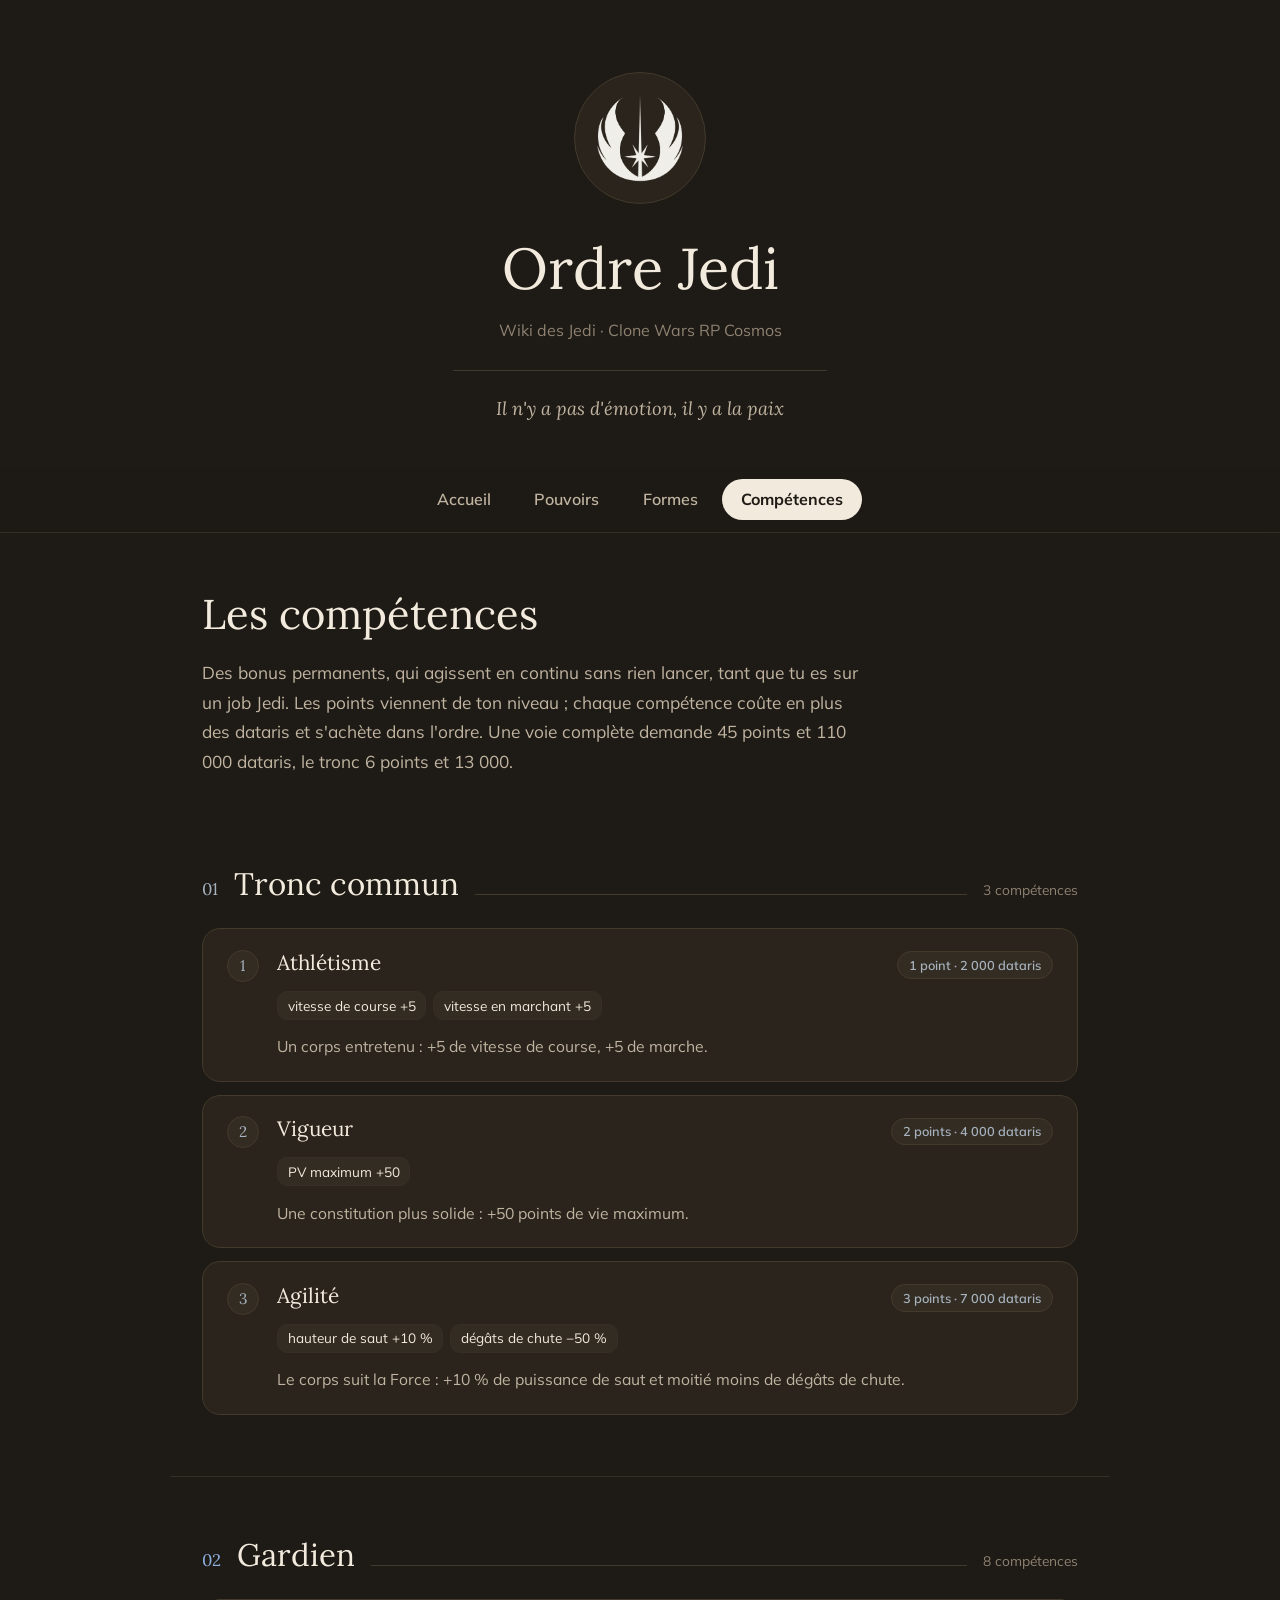
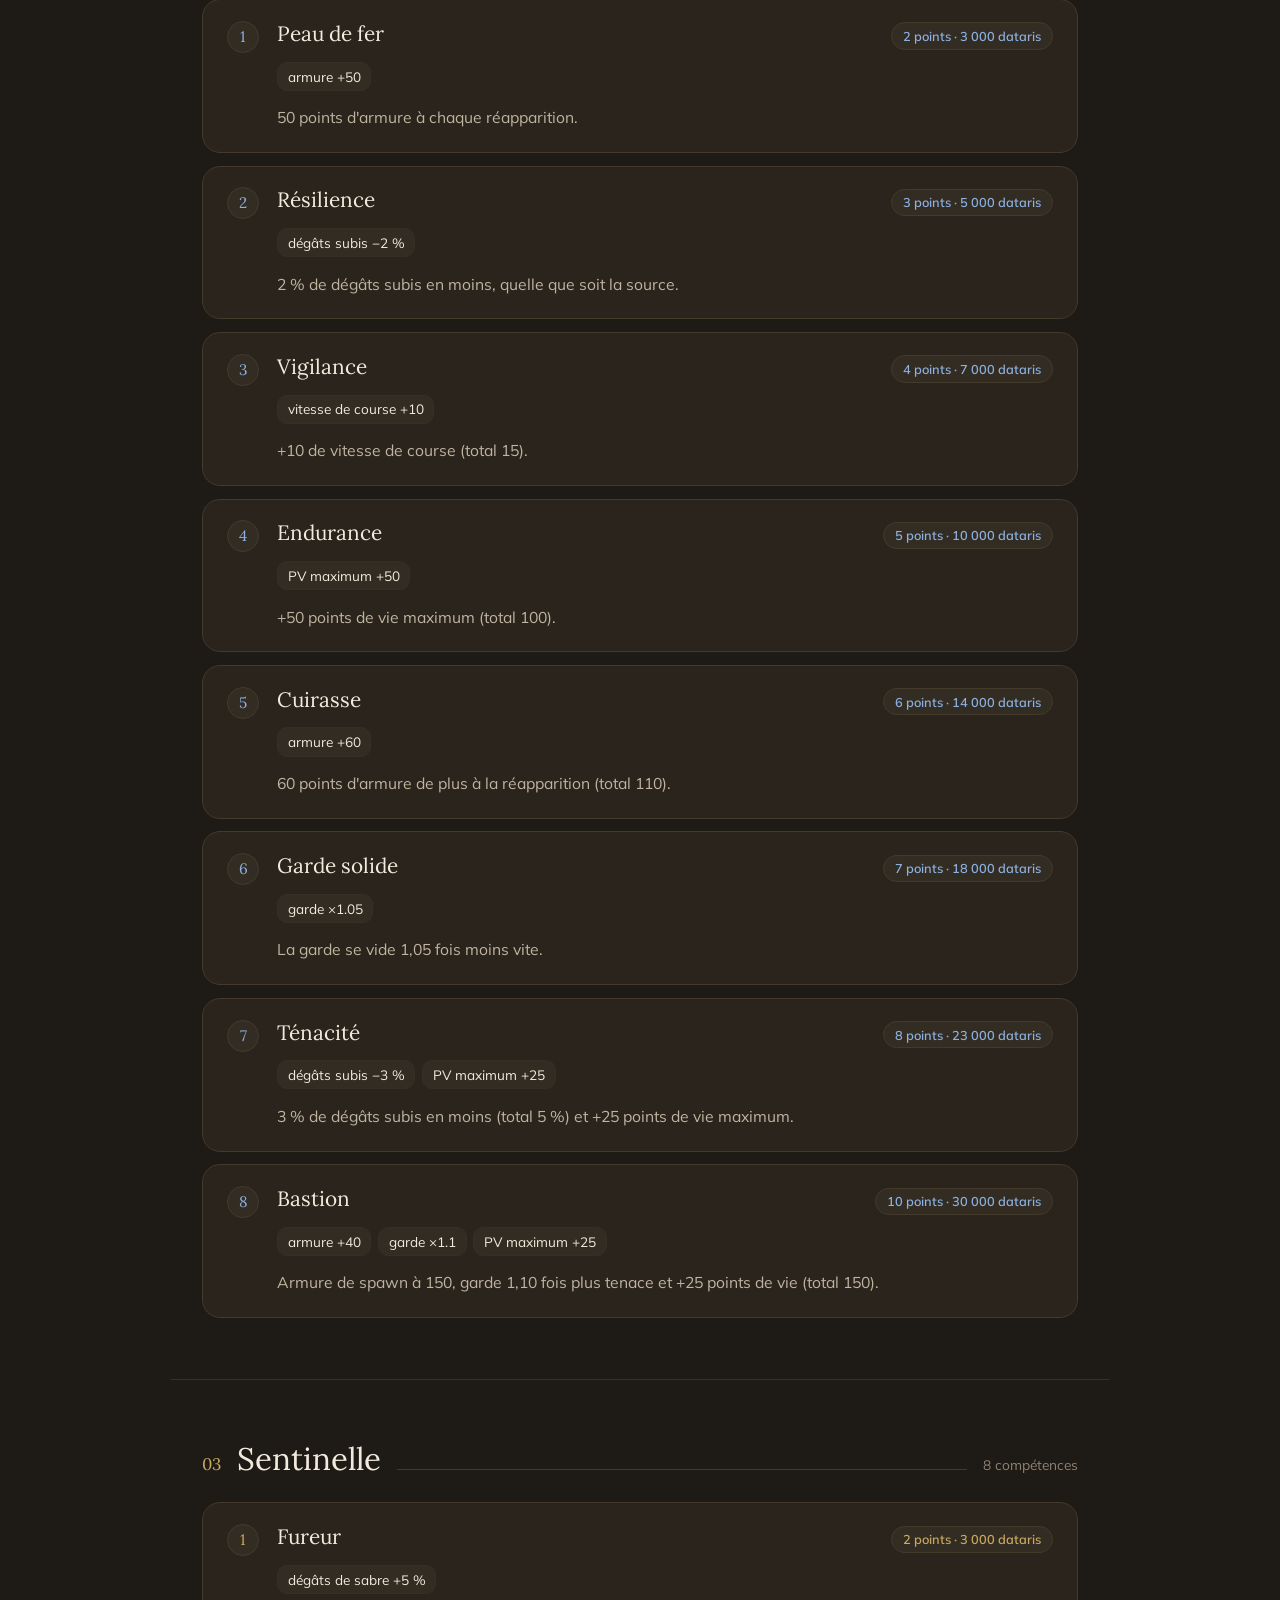
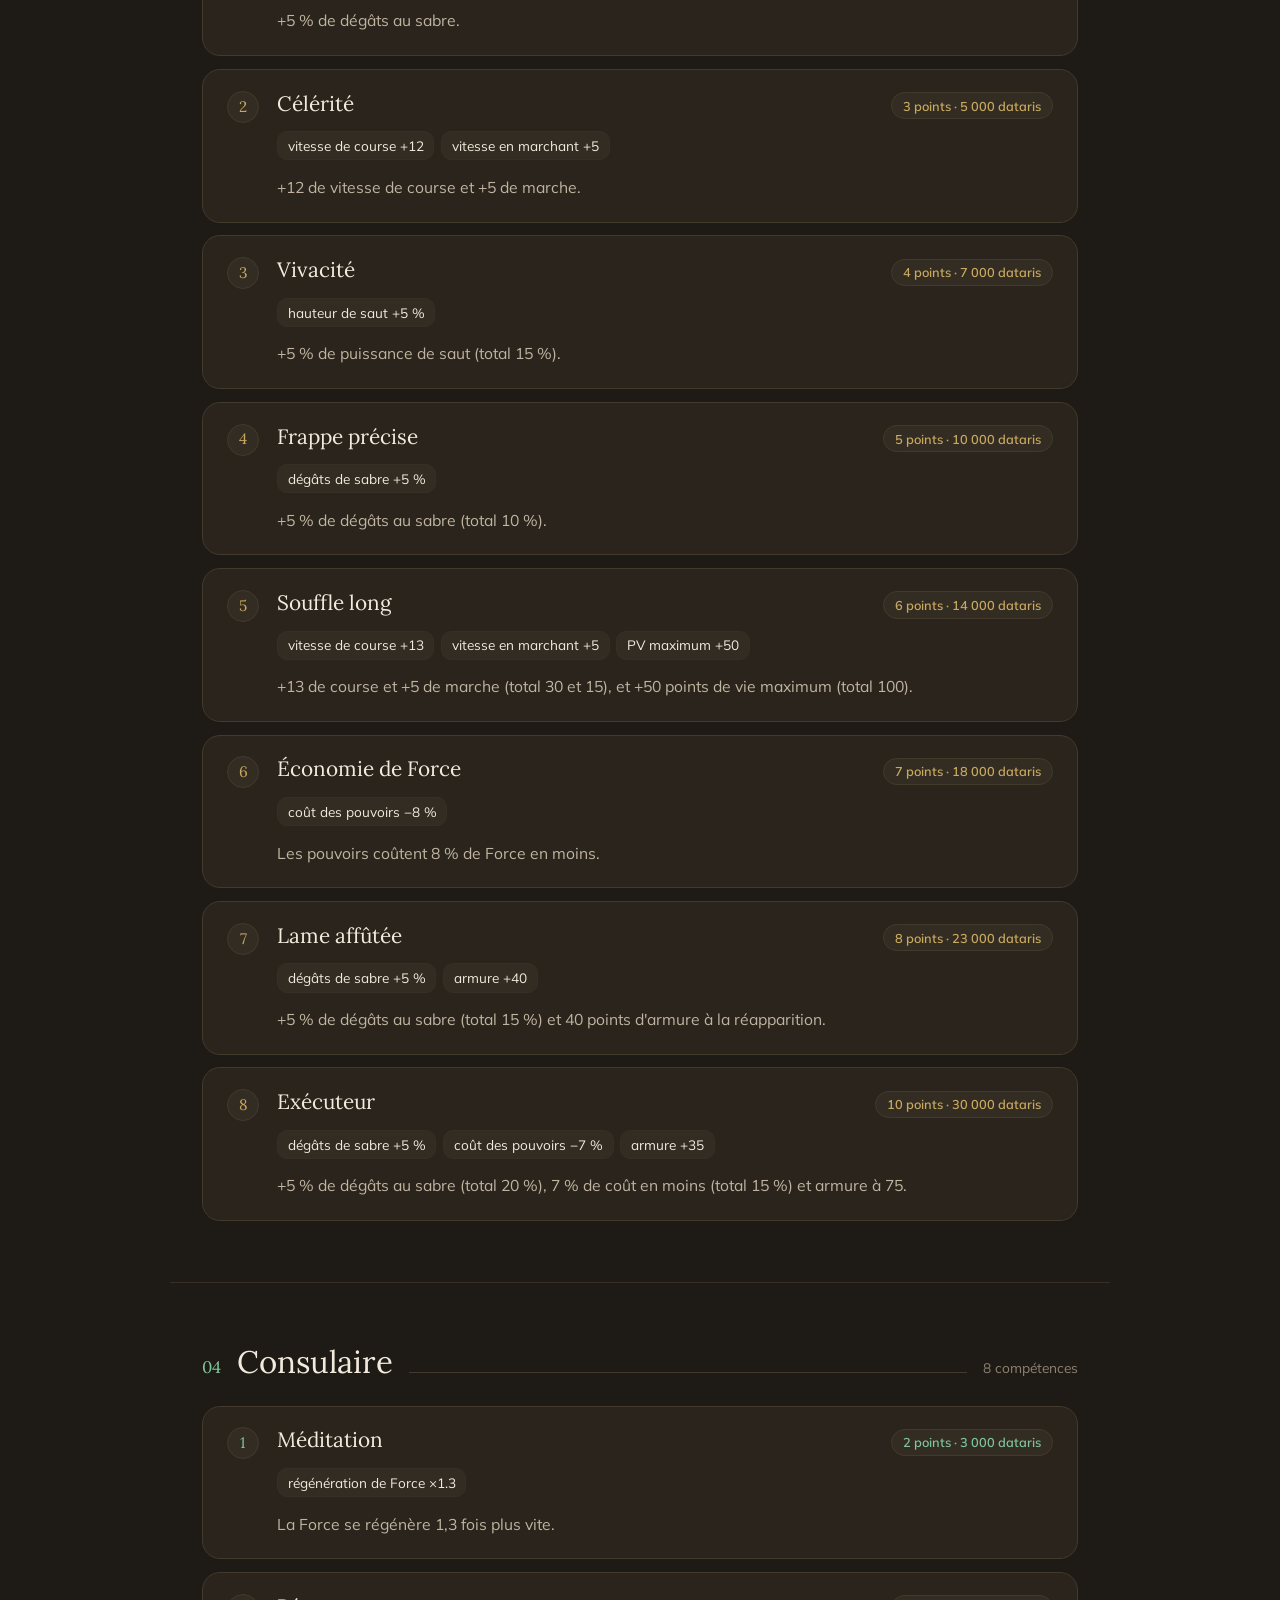
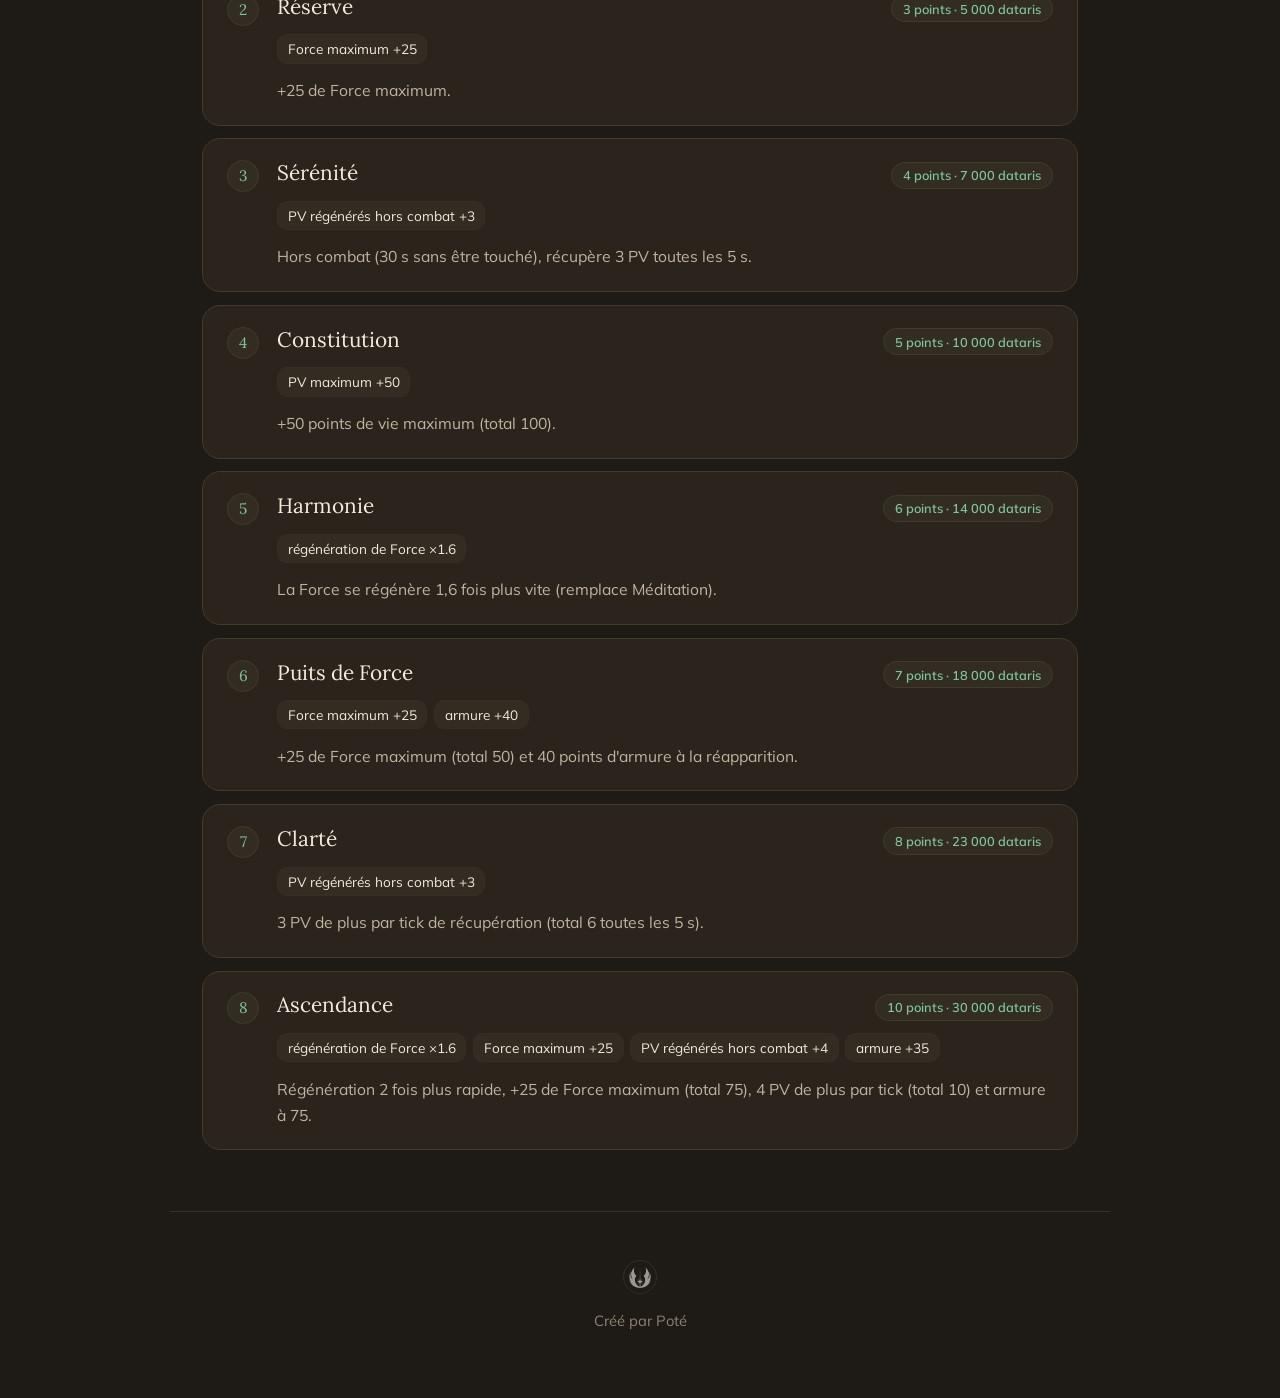
<file: competences.html>
<!doctype html>
<html lang="fr">
<head>
<meta charset="utf-8">
<title>Wiki Jedi</title>
<link rel="icon" type="image/png" href="logo-clair.png">
<link rel="canonical" href="index.html#competences">
<meta http-equiv="refresh" content="0; url=index.html#competences">
</head>
<body>
<p>Cette rubrique a rejoint la page principale. <a href="index.html#competences">Ouvrir les compétences</a>.</p>
<script>location.replace("index.html#competences");</script>
</body>
</html>
</file>
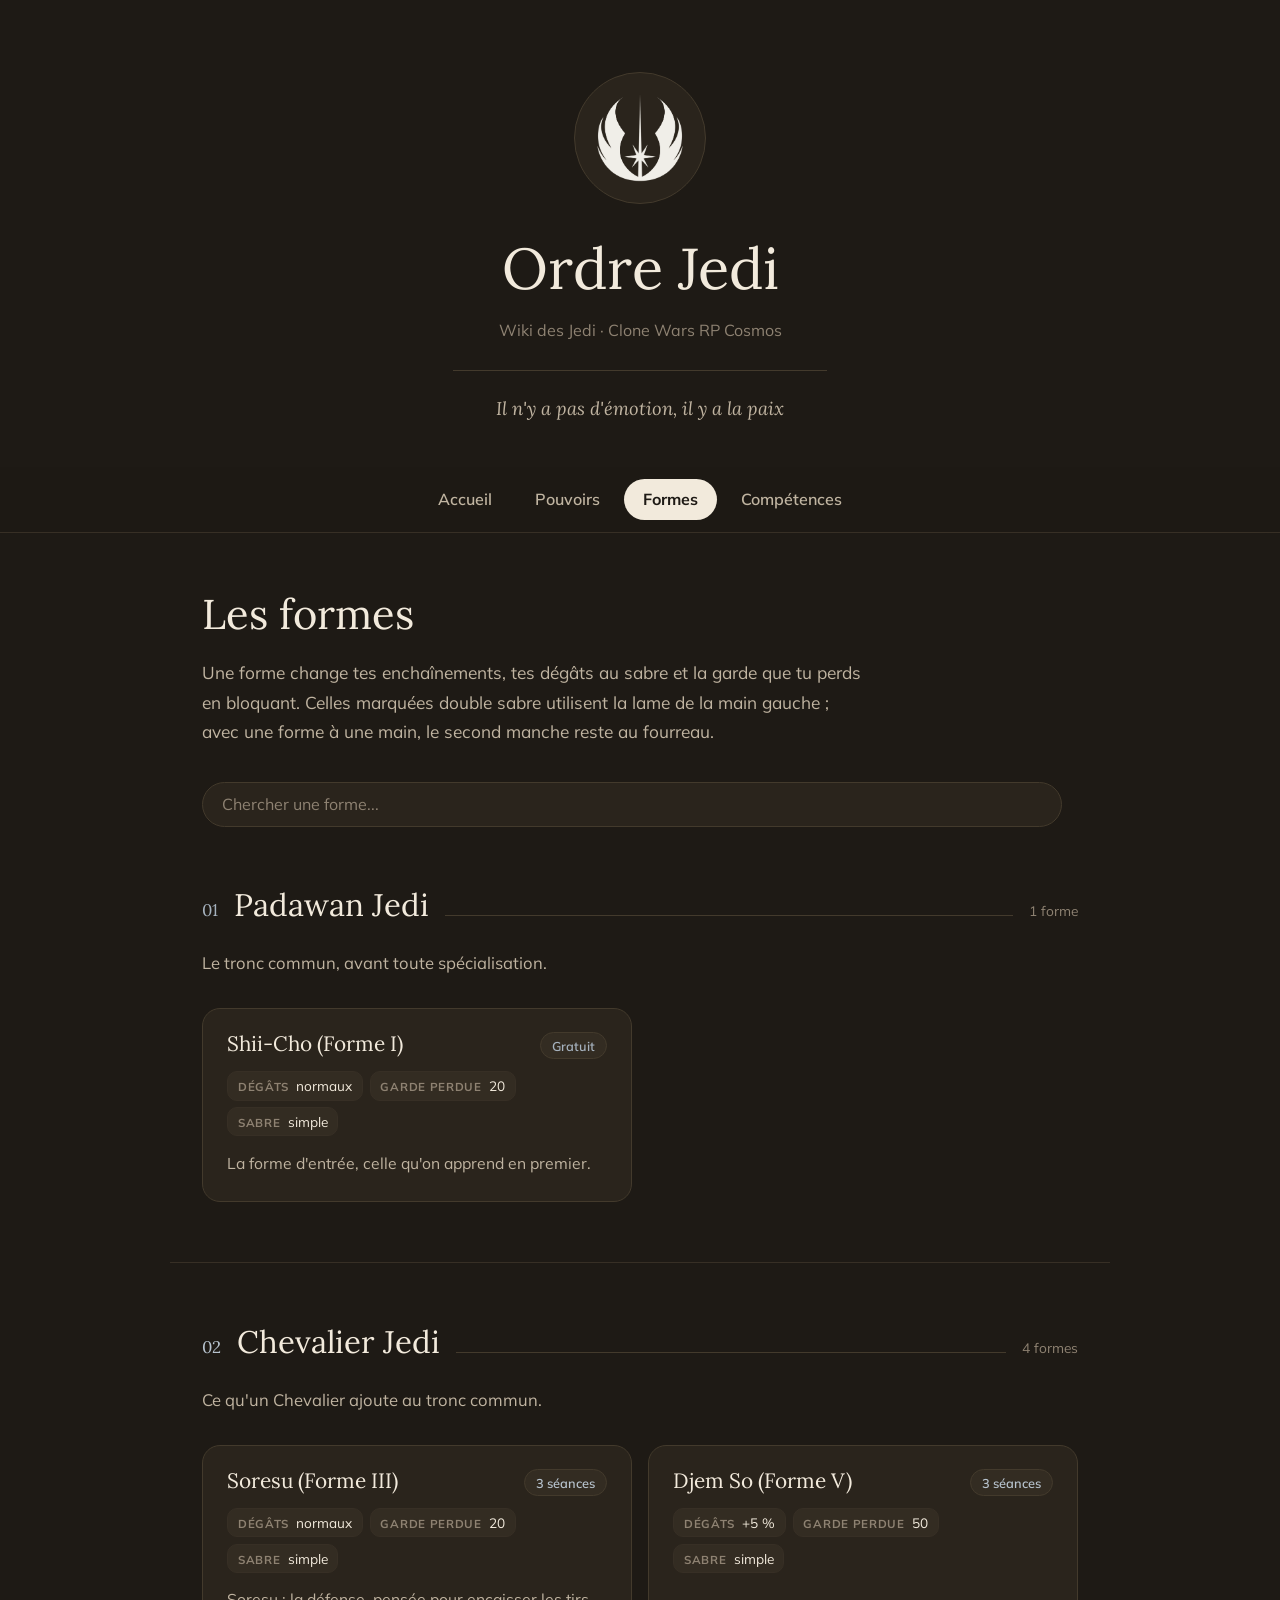
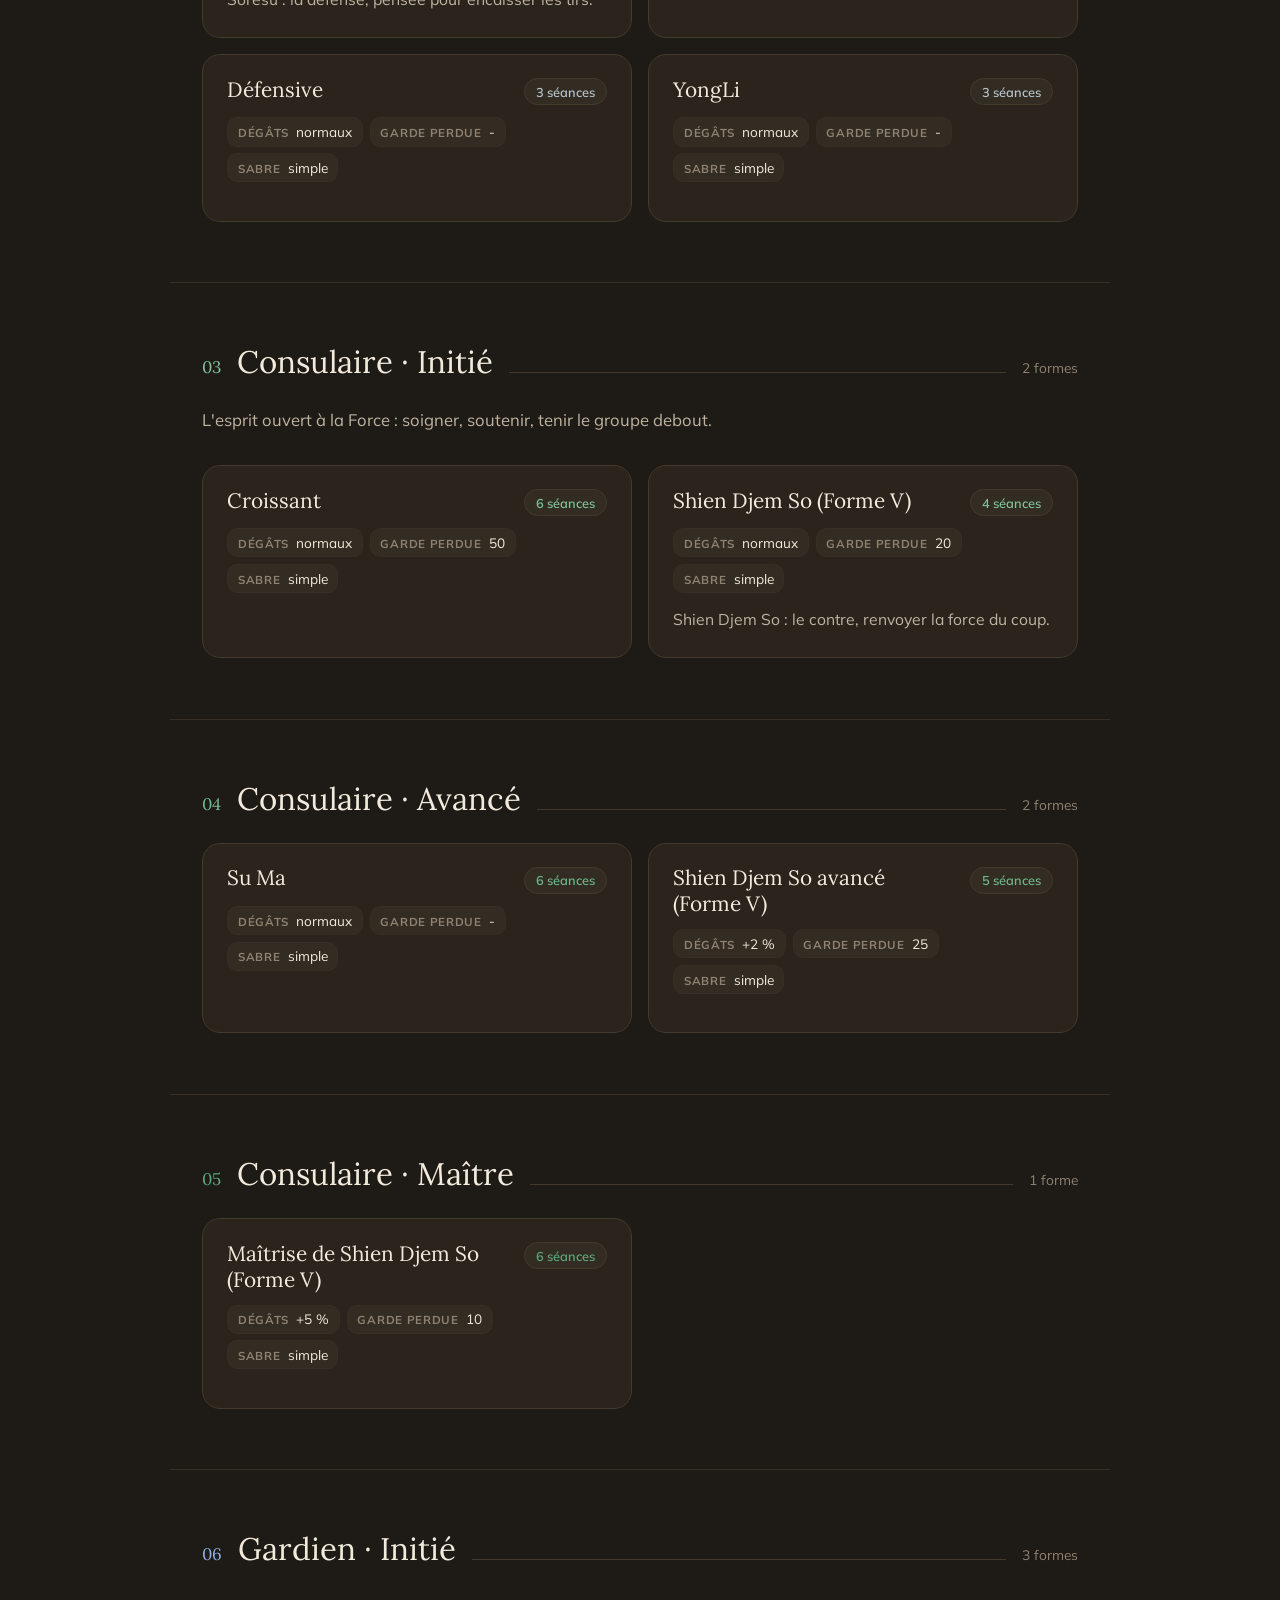
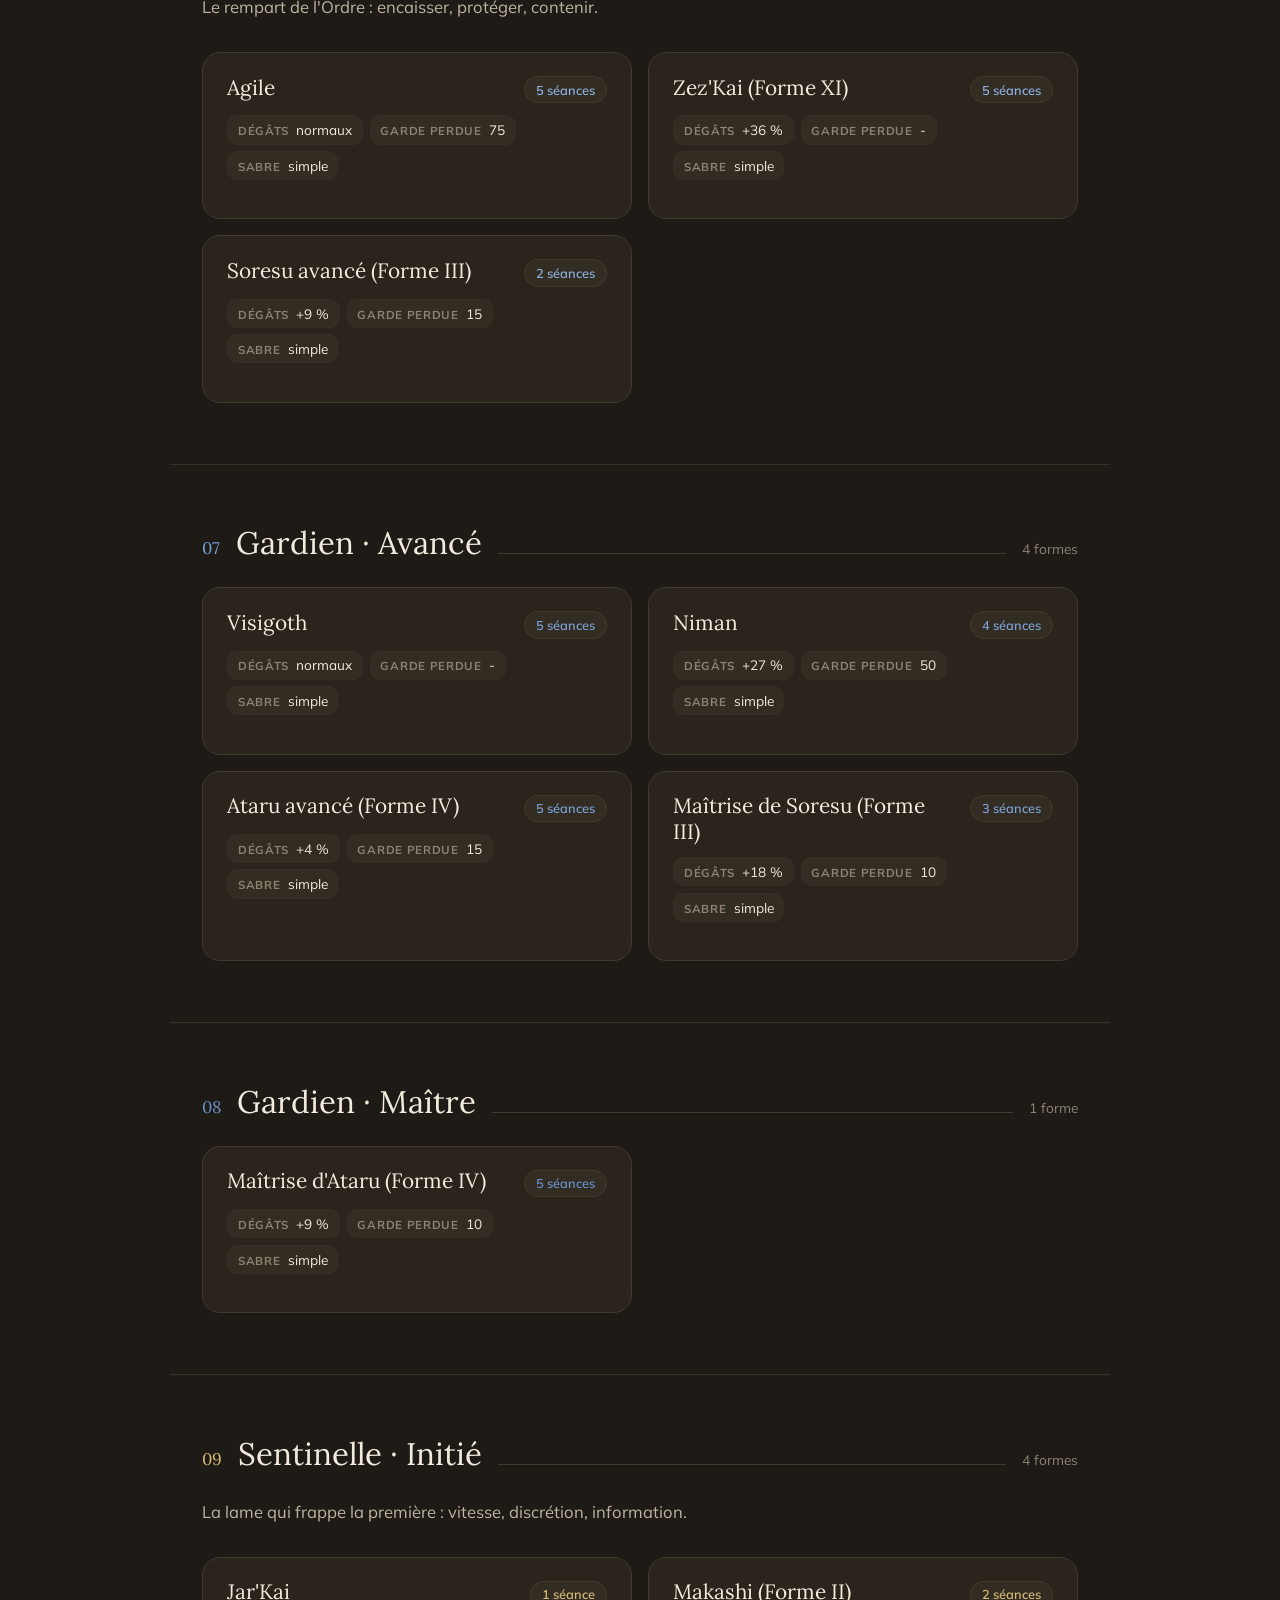
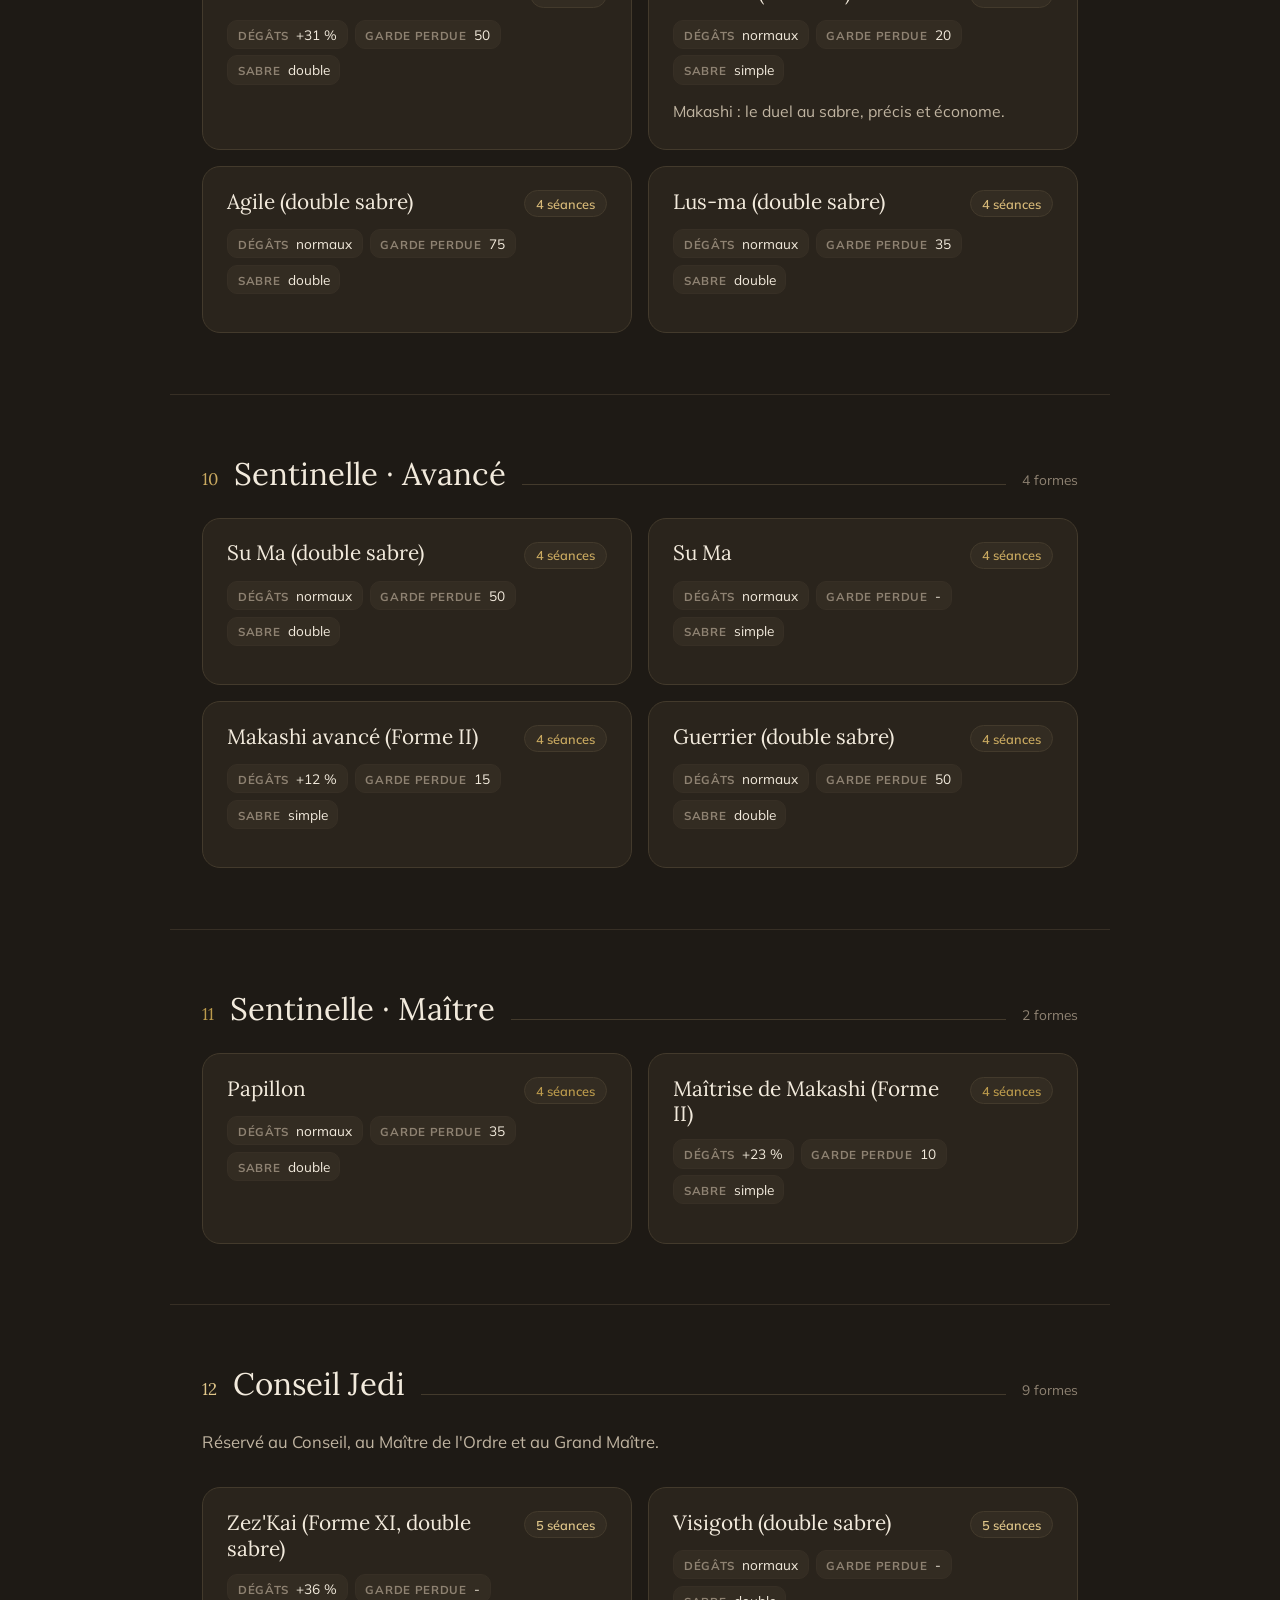
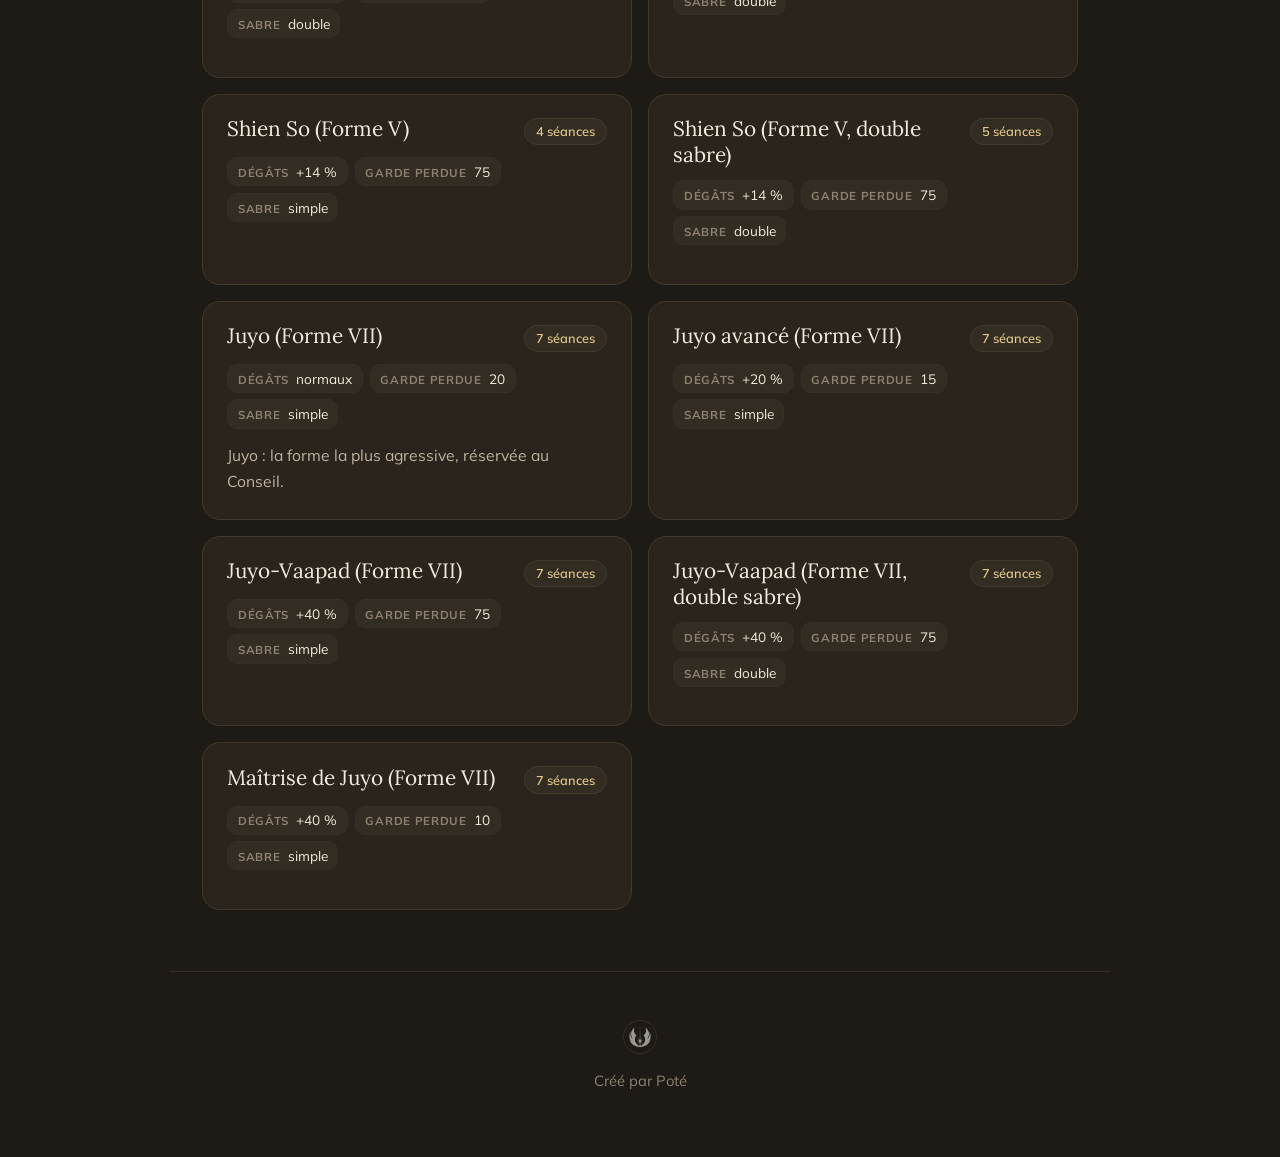
<file: formes.html>
<!doctype html>
<html lang="fr">
<head>
<meta charset="utf-8">
<title>Wiki Jedi</title>
<link rel="icon" type="image/png" href="logo-clair.png">
<link rel="canonical" href="index.html#formes">
<meta http-equiv="refresh" content="0; url=index.html#formes">
</head>
<body>
<p>Cette rubrique a rejoint la page principale. <a href="index.html#formes">Ouvrir les formes</a>.</p>
<script>location.replace("index.html#formes");</script>
</body>
</html>
</file>
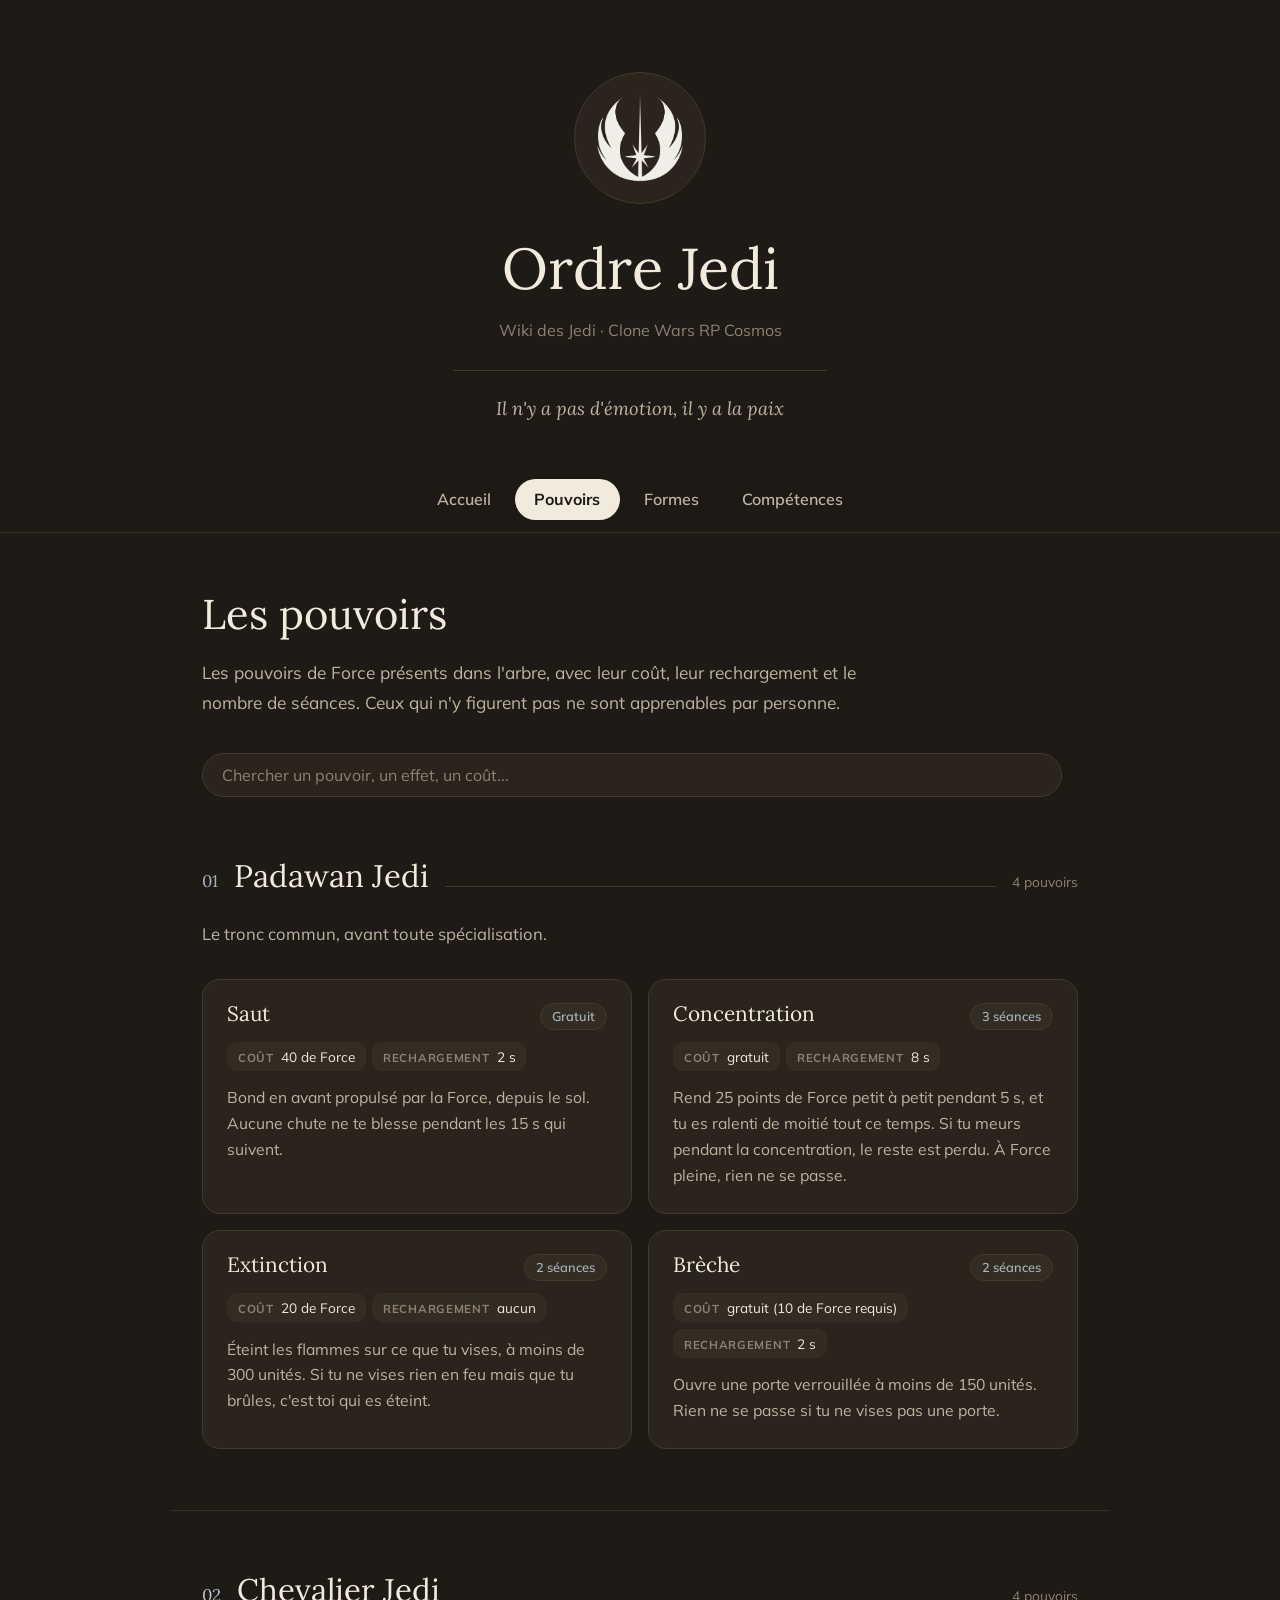
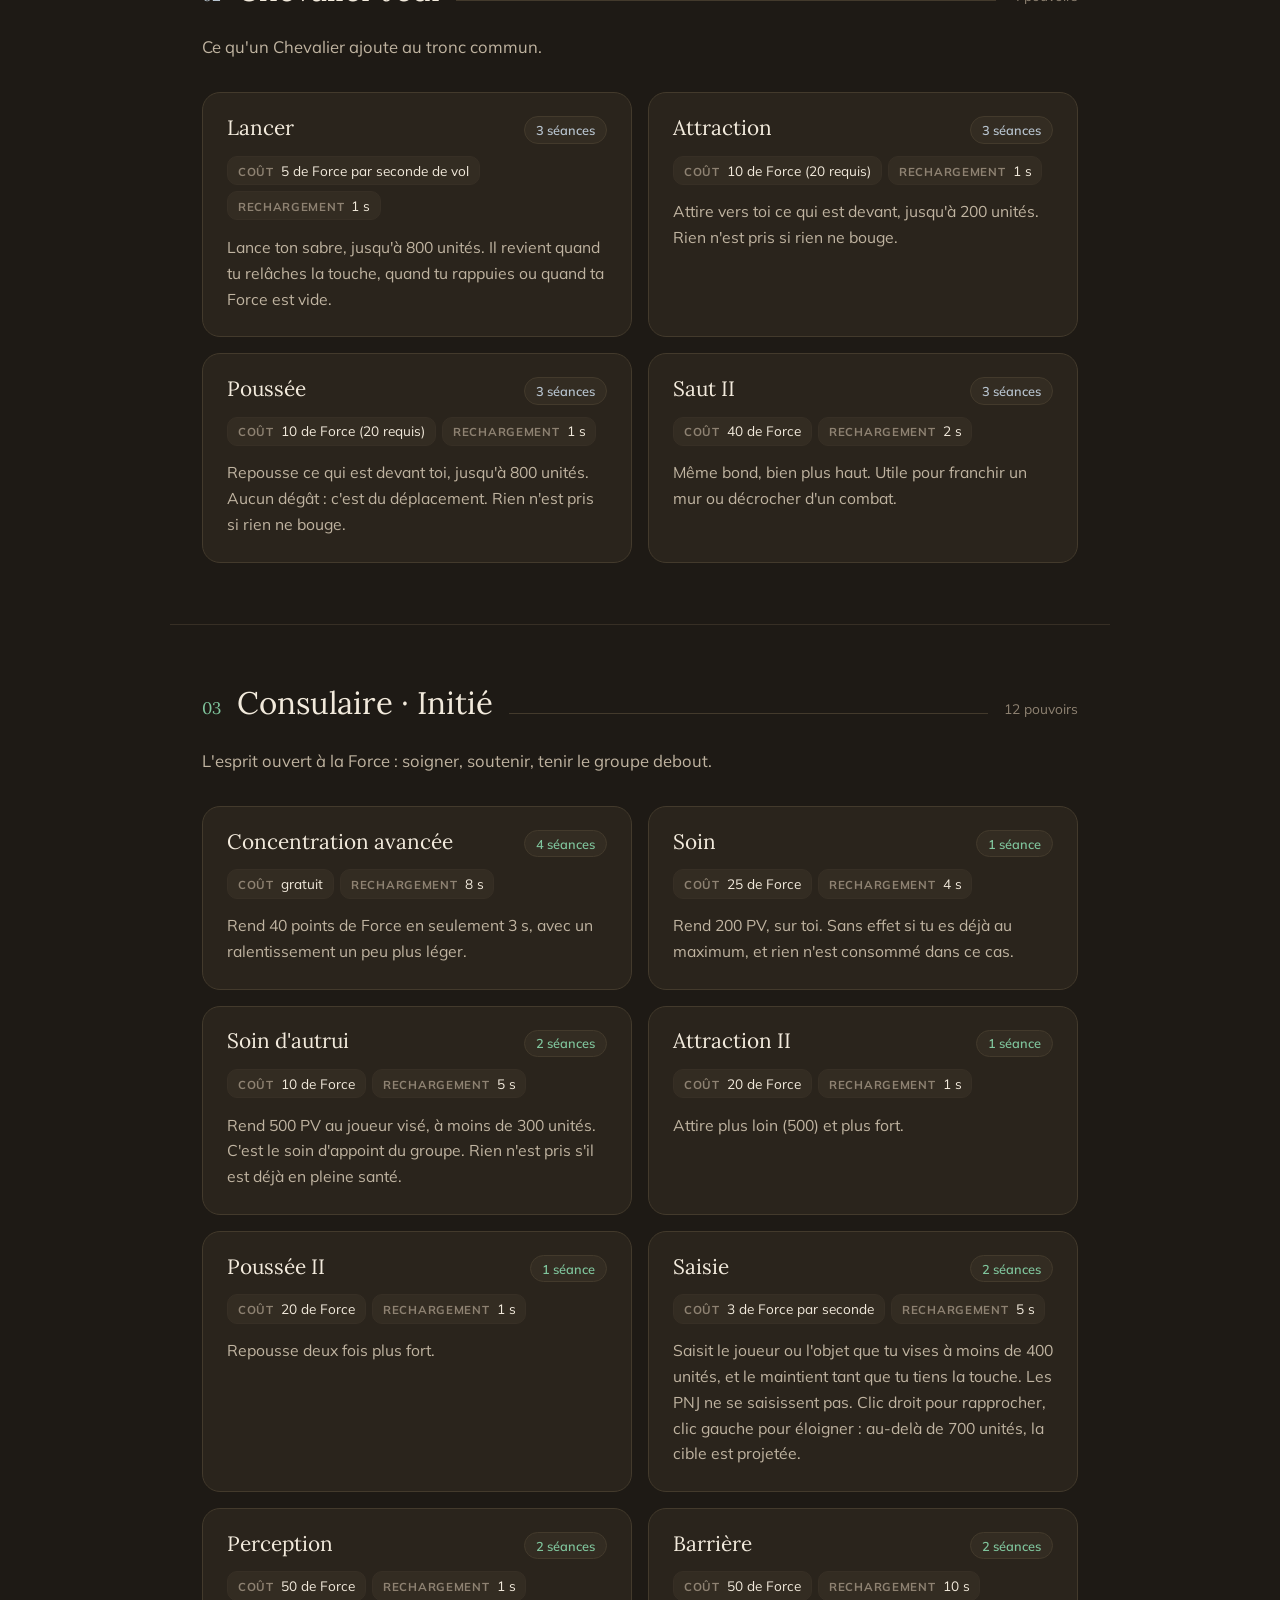
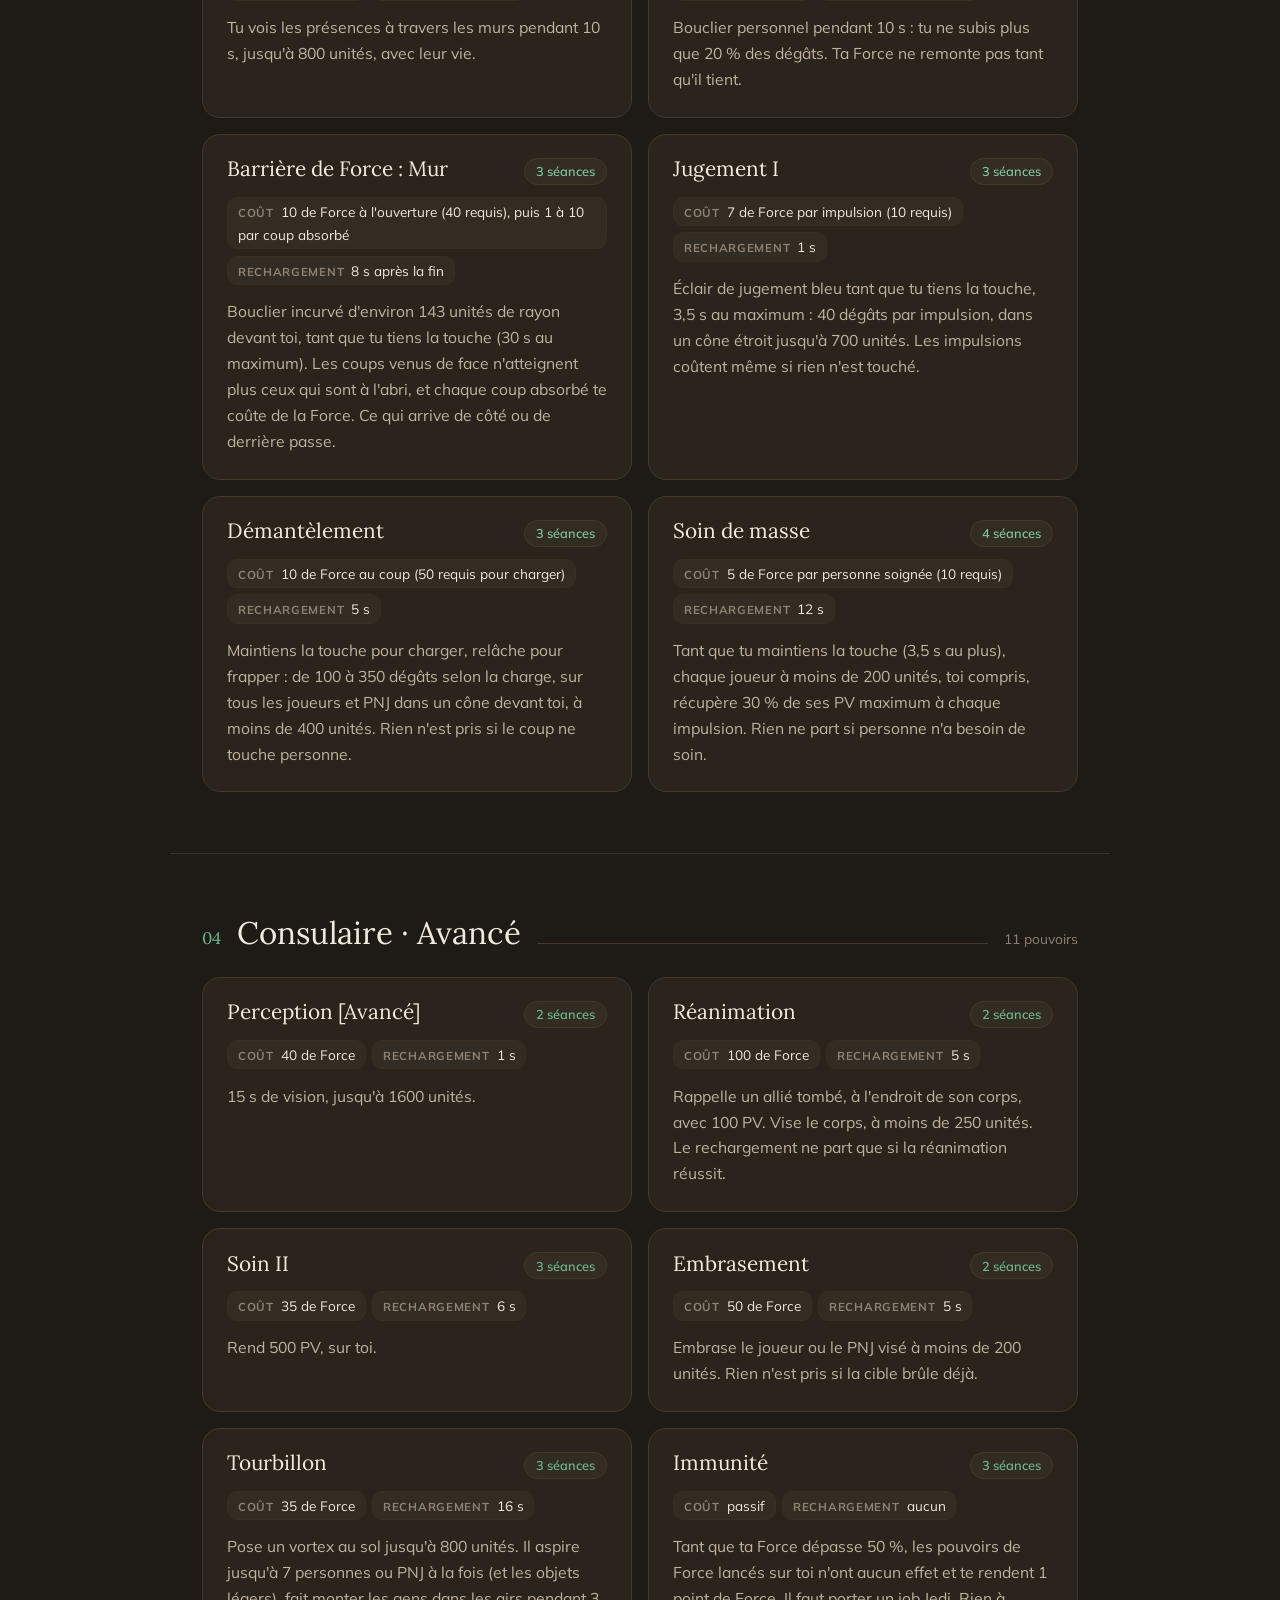
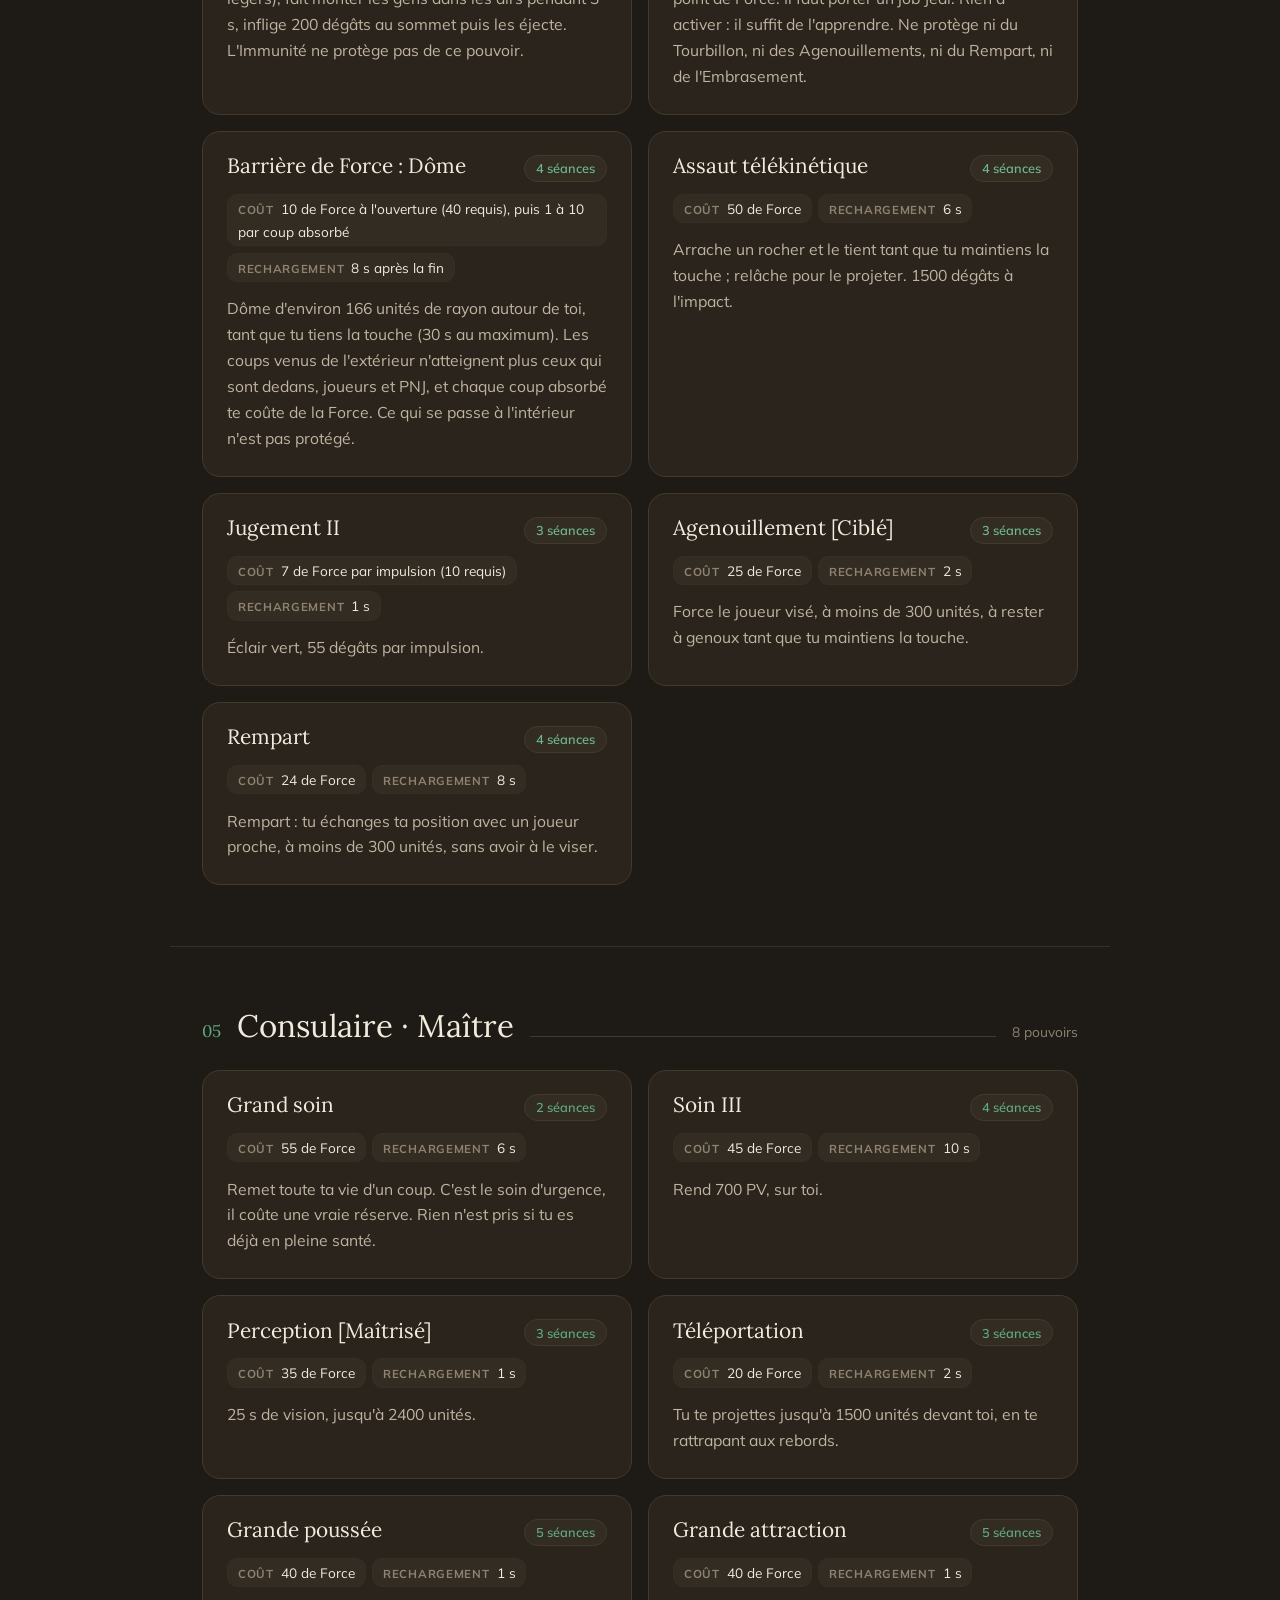
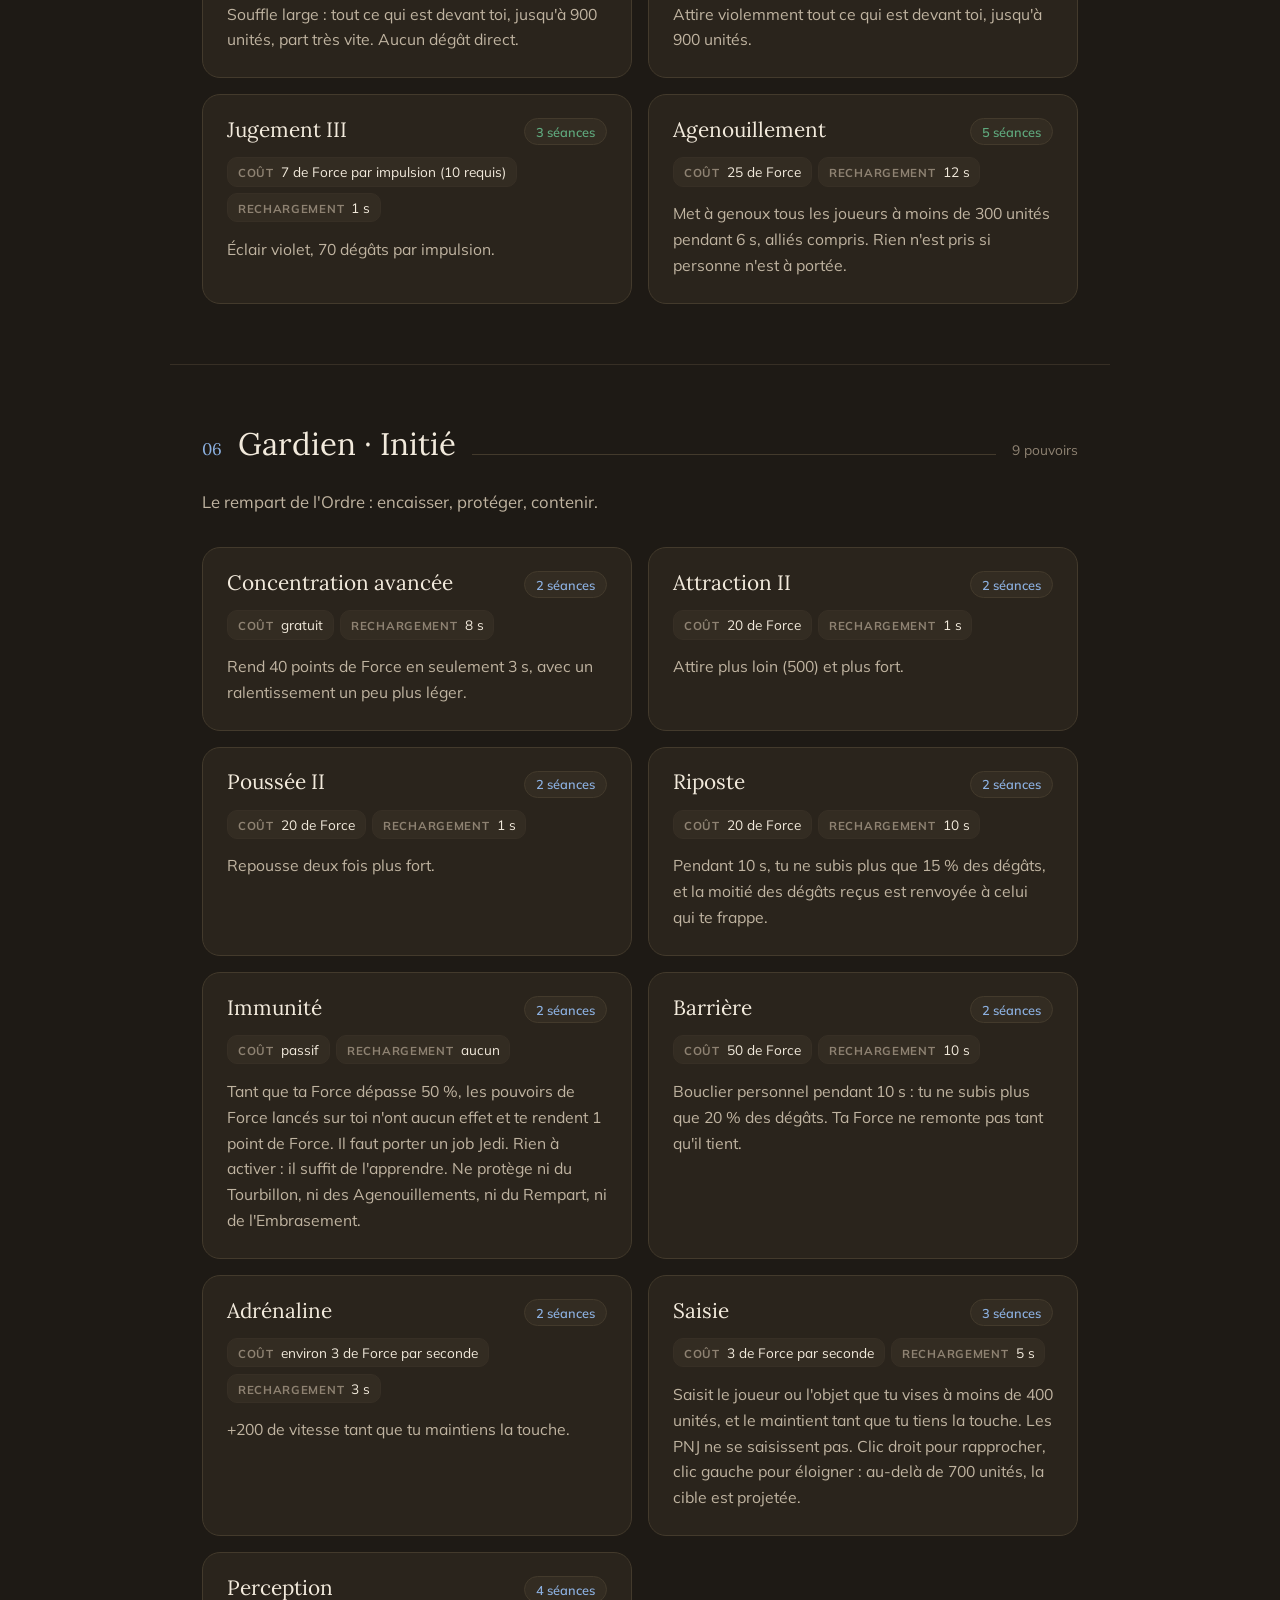
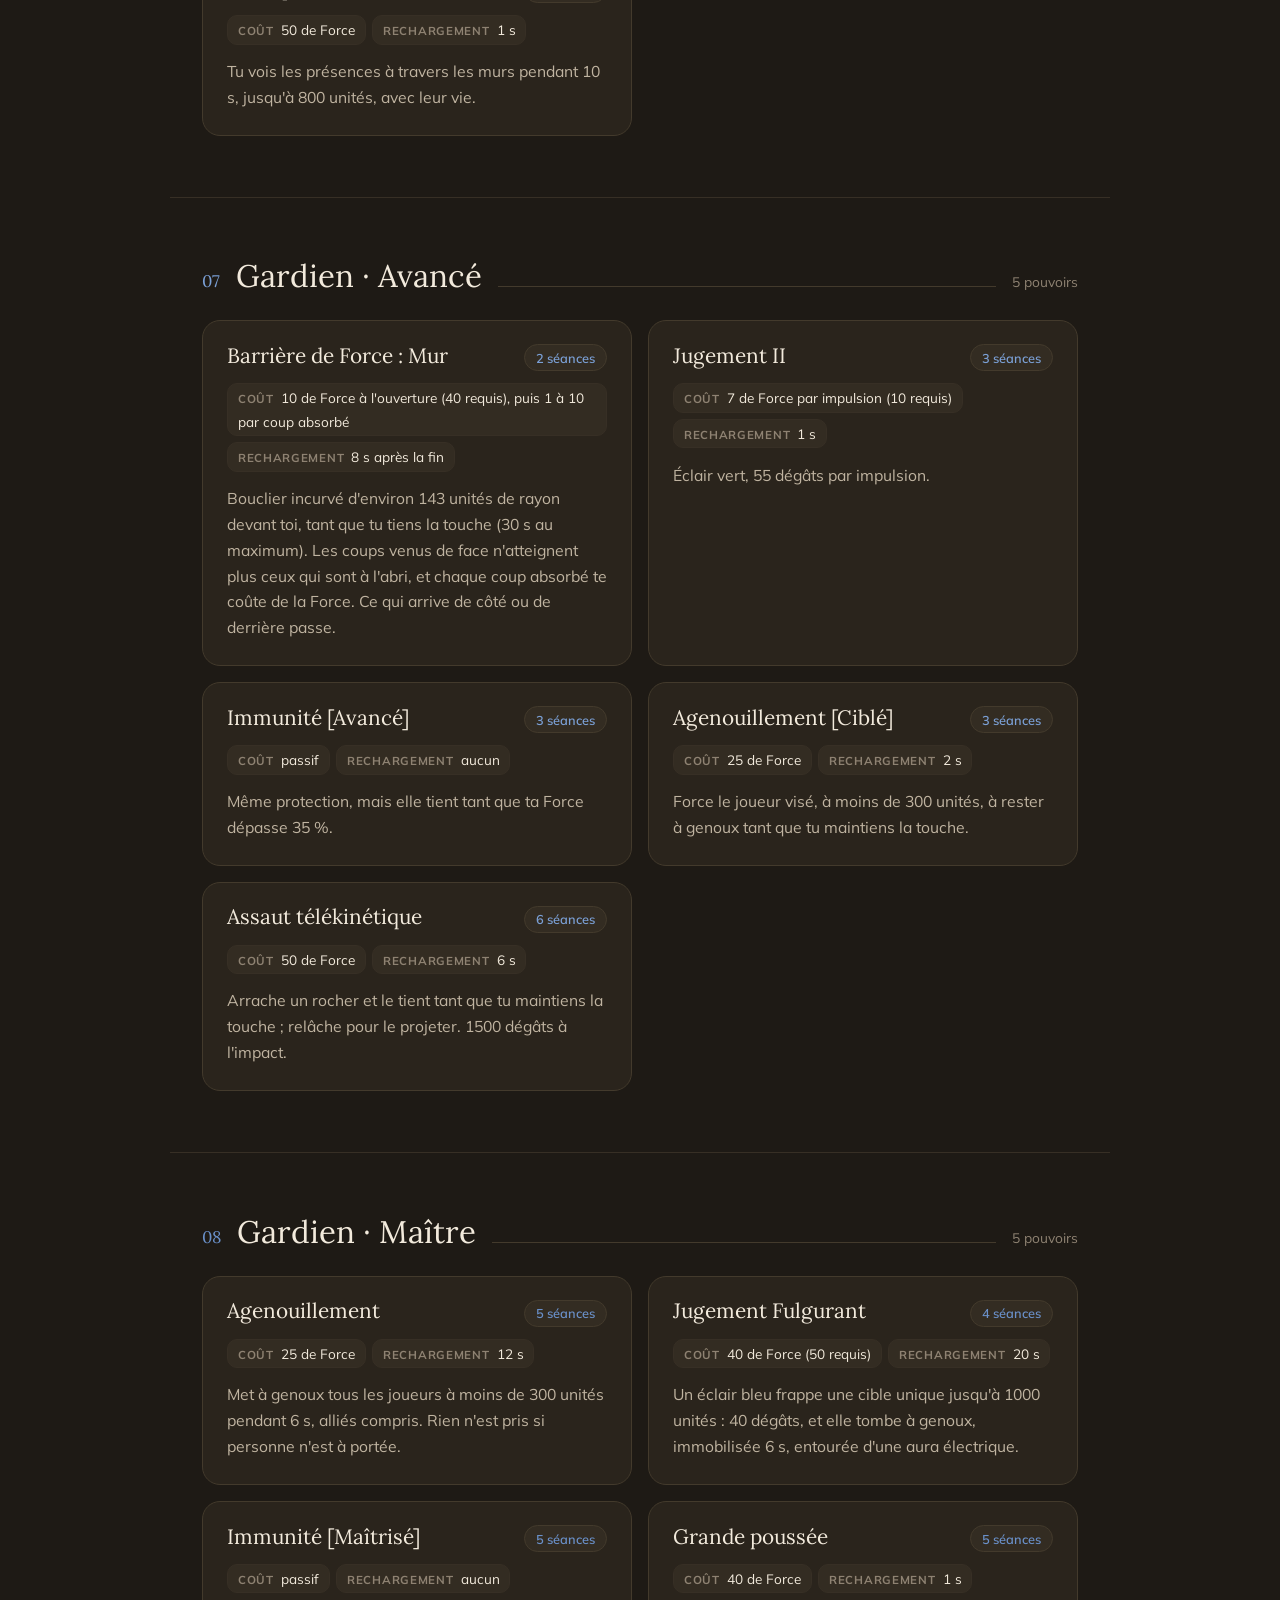
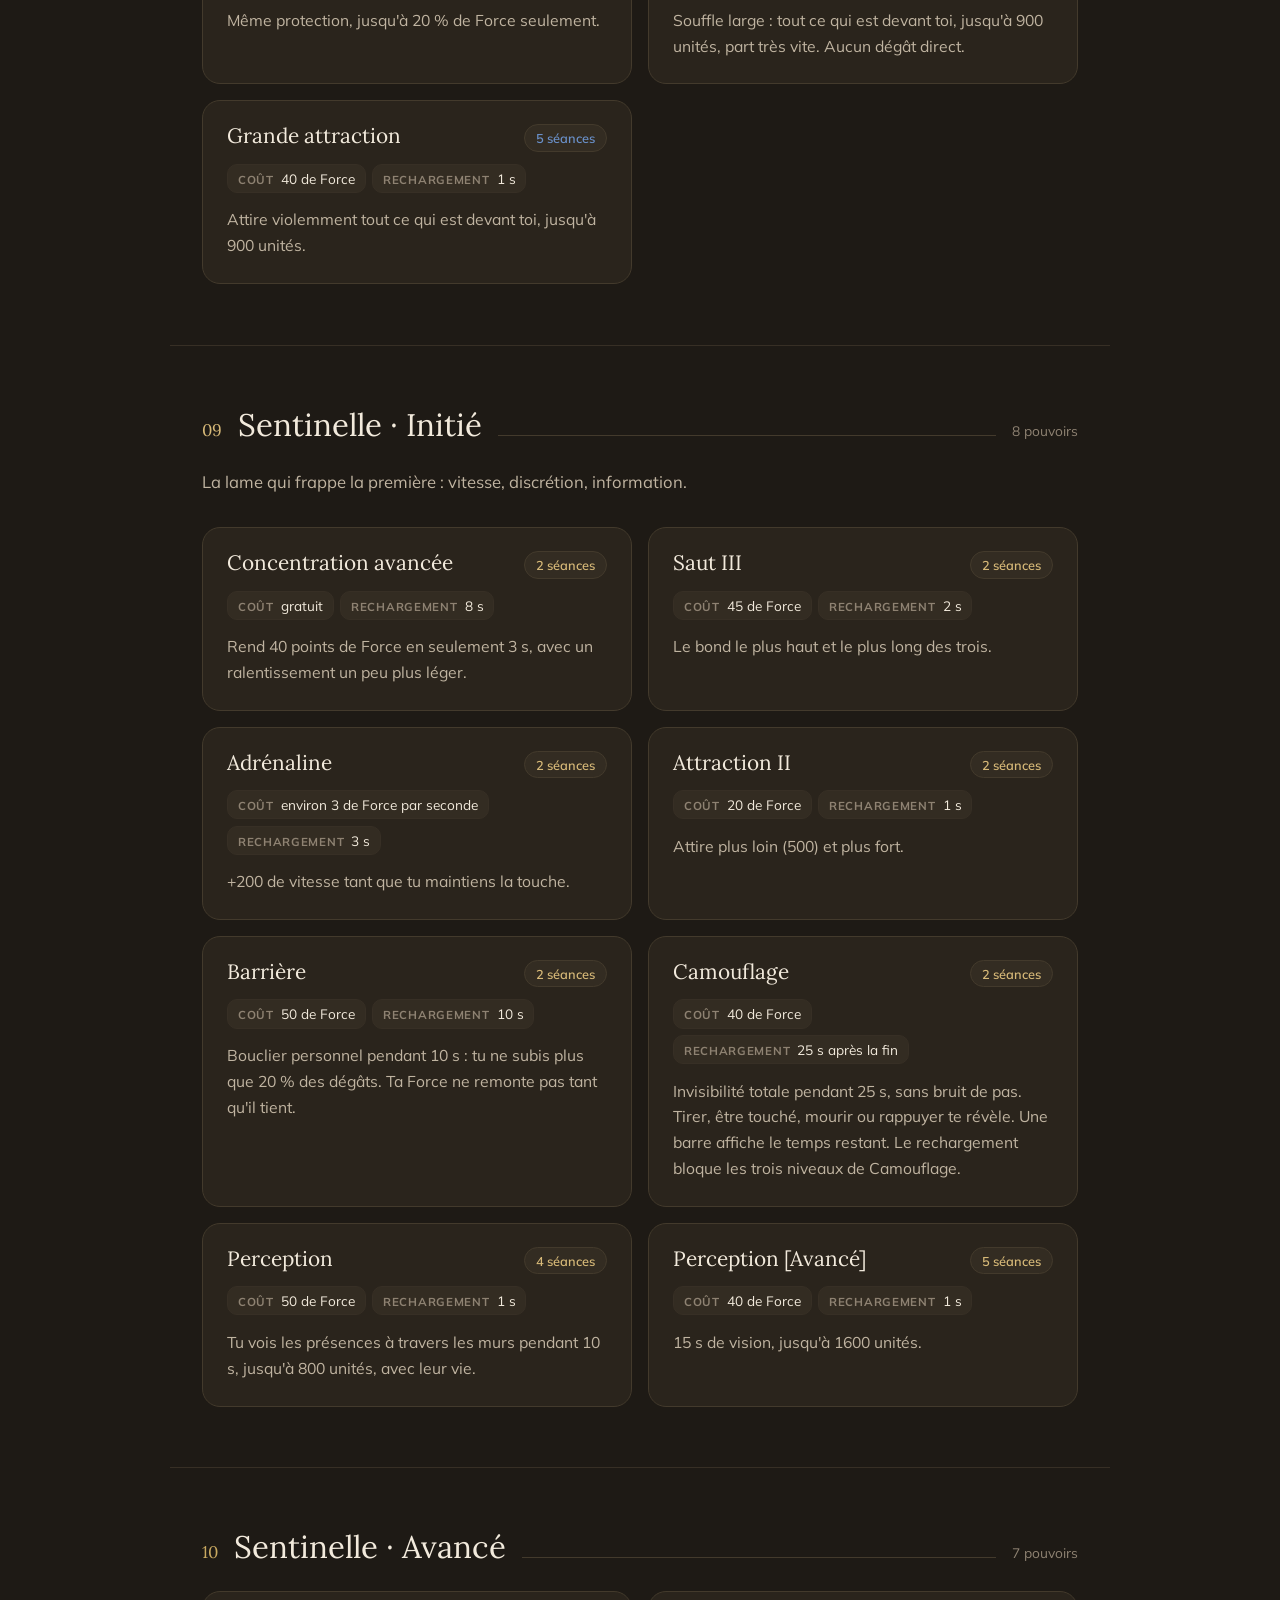
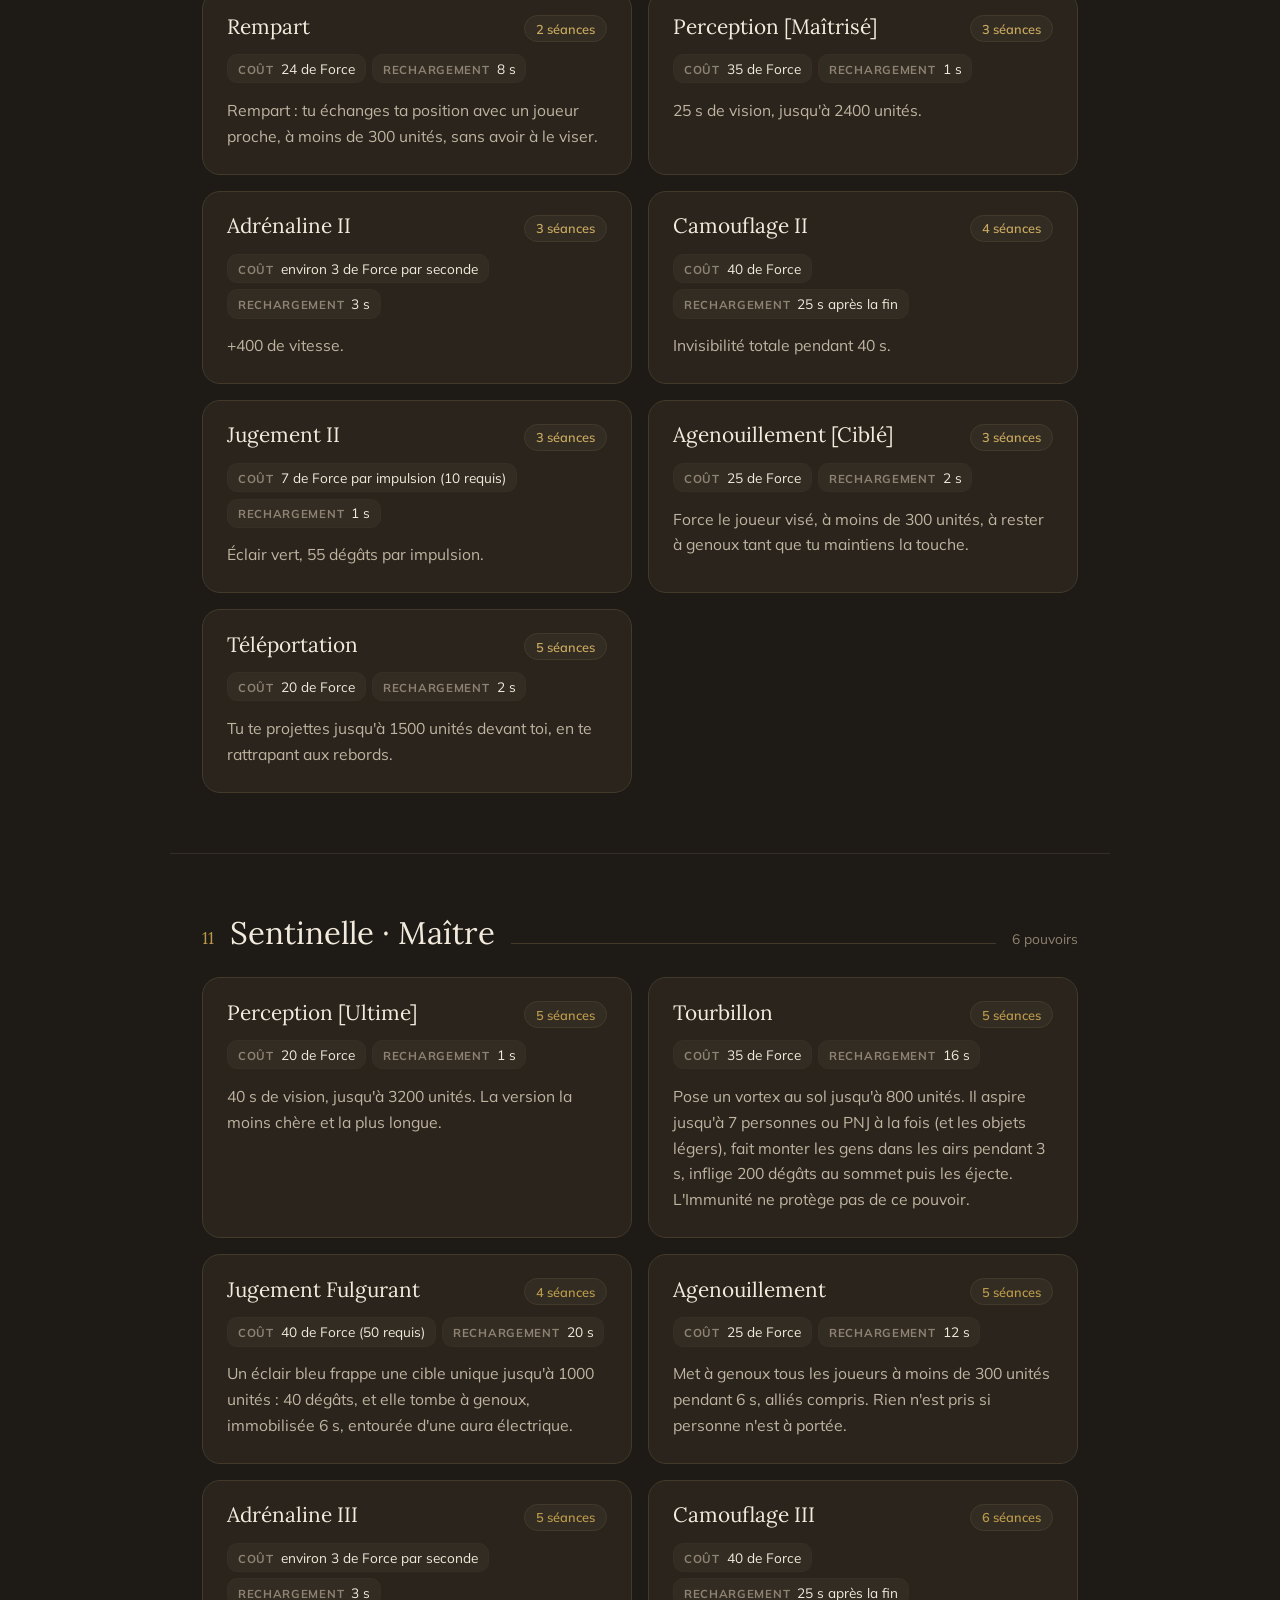
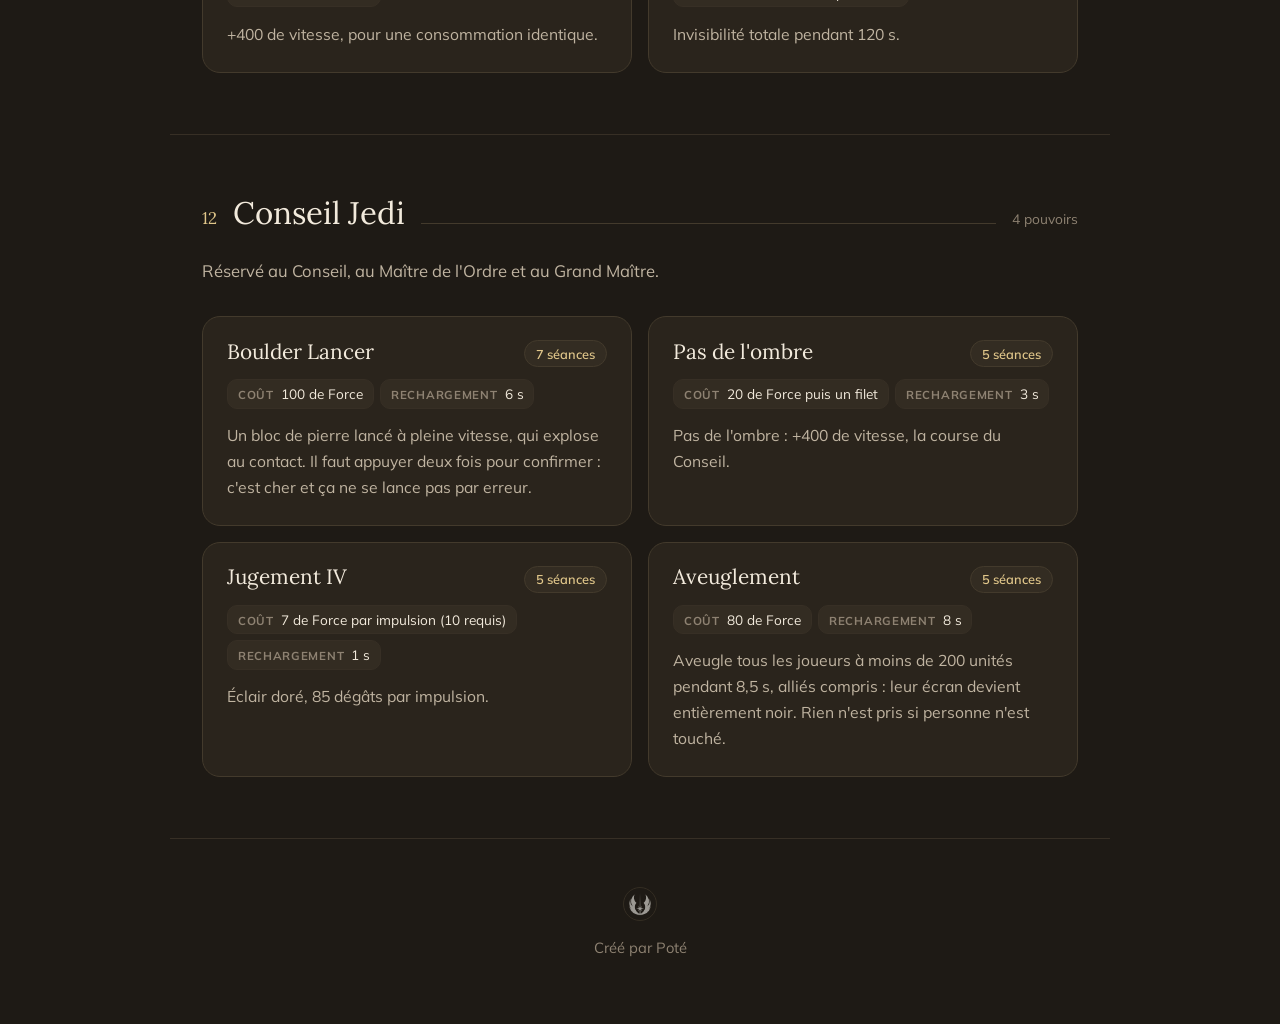
<file: pouvoirs.html>
<!doctype html>
<html lang="fr">
<head>
<meta charset="utf-8">
<title>Wiki Jedi</title>
<link rel="icon" type="image/png" href="logo-clair.png">
<link rel="canonical" href="index.html#pouvoirs">
<meta http-equiv="refresh" content="0; url=index.html#pouvoirs">
</head>
<body>
<p>Cette rubrique a rejoint la page principale. <a href="index.html#pouvoirs">Ouvrir les pouvoirs</a>.</p>
<script>location.replace("index.html#pouvoirs");</script>
</body>
</html>
</file>
<file: style.css>
/* Wiki Jedi. Cree par Pote.
   -------------------------------------------------------------------------
   Une page calme, dans un brun chaud et sombre. Beaucoup d'air, coins
   arrondis, titres en Lora et texte en Mulish. Aucune lueur, aucune animation
   en boucle : la page se lit.

   Fraunces a ete abandonne : la panse de son J descend sous la ligne de base
   et se faisait couper dans les grands titres.

   L'en-tete ne bouge pas ; les quatre rubriques sont des onglets, juste en
   dessous, et leur contenu s'ouvre sous eux.

   La variable --voie porte la couleur de la branche courante : vert Consulaire,
   bleu Gardien, or Sentinelle, assombris pour rester lisibles sur du papier.
   ------------------------------------------------------------------------- */

* { margin: 0; padding: 0; box-sizing: border-box; }

:root {
  --nuit:      #1E1A15;   /* le fond de la page : un brun chaud, presque noir */
  --nuit-haut: #221D17;
  --surface:   #2A241C;   /* les cartes */
  --surface2:  #332C22;
  --trait:     #433A2C;
  --trait-fin: #372F25;

  --encre:      #F2EADC;  /* le texte fort */
  --encre-doux: #C0B4A1;
  --encre-pale: #8E8272;

  --sceau:      #8FB98C;  /* le vert de l'Ordre, en sourdine */
  --sceau-pale: #26301F;

  --voie: var(--sceau);

  --serif: "Lora", Georgia, "Times New Roman", serif;
  --sans:  "Mulish", "Segoe UI", Helvetica, Arial, sans-serif;

  --r-carte: 18px;
  --r-doux:  10px;
  --ombre:   0 1px 2px rgba(0, 0, 0, .25), 0 12px 28px -18px rgba(0, 0, 0, .8);
  --colonne: 940px;
}

html { scroll-behavior: smooth; }

body {
  background: var(--nuit);
  color: var(--encre-doux);
  font-family: var(--sans);
  font-size: 17px;
  line-height: 1.72;
  -webkit-font-smoothing: antialiased;
}

/* --------------------------------------------------------------------------
   En-tete : il ne bouge plus, il pose le lieu
   -------------------------------------------------------------------------- */
.chapeau {
  max-width: var(--colonne);
  margin: 0 auto;
  padding: 4.5rem 2rem 2.6rem;
  text-align: center;
}
.embleme {
  width: 132px;
  height: 132px;
  margin: 0 auto 1.8rem;
  border-radius: 50%;
  background: var(--surface);
  border: 1px solid var(--trait);
  display: flex;
  align-items: center;
  justify-content: center;
}
.embleme img { width: 74%; height: 74%; display: block; }

.titre-site {
  font-family: var(--serif);
  font-size: clamp(2.3rem, 5.6vw, 3.6rem);
  font-weight: 400;
  line-height: 1.24;
  padding-bottom: .08em;
  color: var(--encre);
  margin-bottom: .5rem;
}
.sous-titre { font-size: 1rem; color: var(--encre-pale); }
.devise {
  font-family: var(--serif);
  font-style: italic;
  font-size: 1.15rem;
  color: var(--encre-doux);
  max-width: 34ch;
  margin: 1.6rem auto 0;
  padding-top: 1.4rem;
  border-top: 1px solid var(--trait);
}

/* --------------------------------------------------------------------------
   Onglets : ils ouvrent leur rubrique juste en dessous
   -------------------------------------------------------------------------- */
.onglets {
  position: sticky;
  top: 0;
  z-index: 50;
  display: flex;
  justify-content: center;
  flex-wrap: wrap;
  gap: .3rem;
  padding: .8rem 1rem;
  background: rgba(30, 26, 21, .93);
  -webkit-backdrop-filter: blur(8px);
  backdrop-filter: blur(8px);
  border-bottom: 1px solid var(--trait-fin);
}
.onglets a {
  font-size: 1rem;
  font-weight: 600;
  color: var(--encre-doux);
  text-decoration: none;
  padding: .4rem 1.2rem;
  border-radius: 999px;
  white-space: nowrap;
  transition: background .18s, color .18s;
}
.onglets a:hover { background: rgba(242, 234, 220, .07); color: var(--encre); }
.onglets a.actif { background: var(--encre); color: var(--nuit); font-weight: 700; }

/* Le fondu a l'ouverture d'un onglet : discret, et jamais un deplacement. */
.panneau.entre { animation: fondu .32s ease both; }
@keyframes fondu { from { opacity: 0; } to { opacity: 1; } }

/* --------------------------------------------------------------------------
   Tete de rubrique
   -------------------------------------------------------------------------- */
.tete-rubrique { max-width: var(--colonne); margin: 0 auto; padding: 3.4rem 2rem 0; }
.titre-rubrique {
  font-family: var(--serif);
  font-size: clamp(1.8rem, 4.2vw, 2.6rem);
  font-weight: 400;
  line-height: 1.24;
  padding-bottom: .06em;
  color: var(--encre);
  margin-bottom: 1rem;
  text-wrap: balance;
}
.intro-rubrique { font-size: 1.08rem; max-width: 66ch; margin-bottom: 1.8rem; }
.intro-rubrique strong { color: var(--encre); font-weight: 700; }
.accroche { font-size: 1.15rem; margin-bottom: 2.2rem; }

/* --------------------------------------------------------------------------
   Raccourcis de l'accueil
   -------------------------------------------------------------------------- */
.raccourcis { display: grid; grid-template-columns: repeat(3, 1fr); gap: 1rem; }
.raccourci {
  display: block;
  background: var(--surface);
  border: 1px solid var(--trait);
  border-radius: var(--r-carte);
  padding: 1.5rem;
  text-decoration: none;
  transition: border-color .18s, box-shadow .18s, transform .18s;
}
.raccourci:hover { border-color: var(--sceau); box-shadow: var(--ombre); transform: translateY(-2px); }
.raccourci-num {
  display: block;
  font-family: var(--serif);
  font-size: 1.05rem;
  color: var(--sceau);
  margin-bottom: .7rem;
}
.raccourci-titre {
  display: block;
  font-family: var(--serif);
  font-size: 1.4rem;
  font-weight: 400;
  color: var(--encre);
  margin-bottom: .2rem;
}
.raccourci-desc { display: block; font-size: .95rem; color: var(--encre-pale); line-height: 1.55; }

/* --------------------------------------------------------------------------
   Sections
   -------------------------------------------------------------------------- */
section {
  max-width: var(--colonne);
  margin: 0 auto;
  padding: 3.8rem 2rem;
  border-bottom: 1px solid var(--trait-fin);
}
.tete-section { display: flex; align-items: baseline; gap: 1rem; margin-bottom: 1.5rem; }
.num-section { font-family: var(--serif); font-size: 1.05rem; color: var(--voie); flex-shrink: 0; }
.titre-section {
  font-family: var(--serif);
  font-size: clamp(1.45rem, 3.2vw, 1.95rem);
  font-weight: 400;
  color: var(--encre);
  line-height: 1.2;
}
.ligne-section { flex: 1; height: 1px; min-width: 16px; background: var(--trait); }
.compte-section { font-size: .86rem; color: var(--encre-pale); flex-shrink: 0; white-space: nowrap; }

.intro-section { font-size: 1.04rem; max-width: 68ch; margin-bottom: 1.9rem; }
.intro-section strong { color: var(--encre); font-weight: 700; }

.note {
  background: var(--sceau-pale);
  border-radius: var(--r-carte);
  padding: 1.2rem 1.5rem;
  margin-top: 2rem;
  font-size: 1rem;
  max-width: 68ch;
  color: #C3D9BE;
}
.note strong { color: var(--encre); font-weight: 700; }

/* --------------------------------------------------------------------------
   Cartes (pouvoirs, formes)
   -------------------------------------------------------------------------- */
.grille-cartes { display: grid; grid-template-columns: repeat(auto-fill, minmax(320px, 1fr)); gap: 1rem; }
.carte {
  background: var(--surface);
  border: 1px solid var(--trait);
  border-radius: var(--r-carte);
  padding: 1.35rem 1.5rem 1.5rem;
  transition: border-color .18s, box-shadow .18s;
}
.carte:hover { border-color: var(--voie); box-shadow: var(--ombre); }
.carte-tete { display: flex; align-items: baseline; justify-content: space-between; gap: .8rem; margin-bottom: .75rem; }
.carte h3, .escalier h3 {
  font-family: var(--serif);
  font-size: 1.3rem;
  font-weight: 400;
  color: var(--encre);
  line-height: 1.25;
}
.carte p, .escalier p { font-size: .98rem; line-height: 1.65; color: var(--encre-doux); }

.badge {
  flex: none;
  font-size: .8rem;
  font-weight: 600;
  color: var(--voie);
  background: var(--surface2);
  border: 1px solid var(--trait);
  border-radius: 999px;
  padding: .1rem .7rem;
  white-space: nowrap;
}

.chips { display: flex; flex-wrap: wrap; gap: .4rem; margin-bottom: .9rem; }
.chip {
  font-size: .85rem;
  color: var(--encre);
  background: var(--surface2);
  border: 1px solid var(--trait-fin);
  border-radius: var(--r-doux);
  padding: .12rem .62rem;
  font-variant-numeric: tabular-nums;
}
.chip .cle {
  color: var(--encre-pale);
  margin-right: .45rem;
  font-size: .72rem;
  font-weight: 700;
  letter-spacing: .06em;
  text-transform: uppercase;
}

/* --------------------------------------------------------------------------
   Recherche
   -------------------------------------------------------------------------- */
.recherche {
  max-width: var(--colonne);
  margin: 2.2rem auto 0;
  padding: 0 2rem;
  display: flex;
  align-items: center;
  gap: 1rem;
}
.recherche input {
  flex: 1;
  min-width: 0;
  background: var(--surface);
  border: 1px solid var(--trait);
  border-radius: 999px;
  padding: .7rem 1.2rem;
  color: var(--encre);
  font-family: var(--sans);
  font-size: 1rem;
}
.recherche input::placeholder { color: var(--encre-pale); }
.recherche input:focus {
  outline: none;
  border-color: var(--sceau);
  box-shadow: 0 0 0 3px rgba(143, 185, 140, .2);
}
.compte { font-size: .9rem; color: var(--encre-pale); white-space: nowrap; }

/* --------------------------------------------------------------------------
   Accueil : echelle des paliers, voies, encarts
   -------------------------------------------------------------------------- */
.echelle { list-style: none; counter-reset: palier; }
.echelle li {
  counter-increment: palier;
  position: relative;
  padding: 0 0 1.8rem 3rem;
  border-left: 1px solid var(--trait);
  margin-left: 1rem;
}
.echelle li:last-child { border-left-color: transparent; padding-bottom: 0; }
.echelle li::before {
  content: counter(palier);
  position: absolute;
  left: -1rem;
  top: .1rem;
  width: 2rem;
  height: 2rem;
  border-radius: 50%;
  background: var(--surface);
  border: 1px solid var(--voie);
  color: var(--voie);
  font-family: var(--serif);
  font-size: .95rem;
  display: flex;
  align-items: center;
  justify-content: center;
}
.echelle h3 {
  font-family: var(--serif);
  font-size: 1.3rem;
  font-weight: 400;
  color: var(--encre);
  margin: 0 0 .2rem;
}
.echelle p { font-size: 1rem; }

.grille-voies { display: grid; grid-template-columns: repeat(3, 1fr); gap: 1rem; }
.voie {
  background: var(--surface);
  border: 1px solid var(--trait);
  border-top: 3px solid var(--voie);
  border-radius: var(--r-carte);
  padding: 1.6rem;
}
.voie h3 { font-family: var(--serif); font-size: 1.5rem; font-weight: 400; color: var(--encre); }
.voie .devise-voie {
  font-family: var(--serif);
  font-style: italic;
  font-size: 1rem;
  color: var(--voie);
  margin: .15rem 0 .9rem;
}
.voie p { font-size: .97rem; line-height: 1.65; }

.grille-info { display: grid; grid-template-columns: repeat(auto-fit, minmax(250px, 1fr)); gap: 1rem; }
.info {
  background: var(--surface);
  border: 1px solid var(--trait);
  border-radius: var(--r-carte);
  padding: 1.4rem 1.5rem;
}
.info h4 {
  font-family: var(--serif);
  font-size: 1.2rem;
  font-weight: 400;
  color: var(--encre);
  margin-bottom: .35rem;
}
.info p { font-size: .96rem; line-height: 1.62; }
/* Les deux barres du HUD gardent leur couleur reelle : bleu ce qu'on lance,
   rouge ce qu'on subit. C'est une information, pas une decoration. */
.info.tonalite-bleu { border-top: 3px solid #8CB0E0; }
.info.tonalite-rouge { border-top: 3px solid #D9776B; }

/* --------------------------------------------------------------------------
   Competences : l'ordre d'achat est impose, donc un escalier numerote
   -------------------------------------------------------------------------- */
.escalier { list-style: none; display: flex; flex-direction: column; gap: .8rem; }
.escalier li {
  display: flex;
  gap: 1.1rem;
  background: var(--surface);
  border: 1px solid var(--trait);
  border-radius: var(--r-carte);
  padding: 1.3rem 1.5rem;
}
.escalier .rang {
  flex: none;
  width: 2rem;
  height: 2rem;
  border-radius: 50%;
  background: var(--surface2);
  border: 1px solid var(--trait);
  color: var(--voie);
  font-family: var(--serif);
  font-size: .95rem;
  display: flex;
  align-items: center;
  justify-content: center;
}
.escalier .rang-corps { flex: 1; min-width: 0; }

/* --------------------------------------------------------------------------
   Pied de page
   -------------------------------------------------------------------------- */
footer {
  max-width: var(--colonne);
  margin: 0 auto;
  padding: 3rem 2rem 4rem;
  display: flex;
  flex-direction: column;
  align-items: center;
  gap: .9rem;
  font-size: .92rem;
  color: var(--encre-pale);
}
.pied-embleme {
  width: 34px;
  height: 34px;
  border-radius: 50%;
  border: 1px solid var(--trait);
  display: flex;
  align-items: center;
  justify-content: center;
  opacity: .6;
}
.pied-embleme img { width: 74%; height: 74%; display: block; }

/* --------------------------------------------------------------------------
   Petites largeurs
   -------------------------------------------------------------------------- */
@media (max-width: 880px) {
  .raccourcis, .grille-voies { grid-template-columns: 1fr; }
}
@media (max-width: 640px) {
  body { font-size: 16px; }
  .chapeau { padding: 3rem 1.1rem 2rem; }
  .embleme { width: 104px; height: 104px; }
  .onglets { gap: .2rem; padding: .6rem .5rem; }
  .onglets a { font-size: .92rem; padding: .35rem .8rem; }
  section, .tete-rubrique, footer { padding-left: 1.1rem; padding-right: 1.1rem; }
  .recherche { padding: 0 1.1rem; }
  section { padding-top: 2.8rem; padding-bottom: 2.8rem; }
  .grille-cartes { grid-template-columns: 1fr; }
}

@media (prefers-reduced-motion: reduce) {
  html { scroll-behavior: auto; }
  .panneau.entre { animation: none; }
  .carte, .raccourci, .onglets a { transition: none; }
}
</file>
